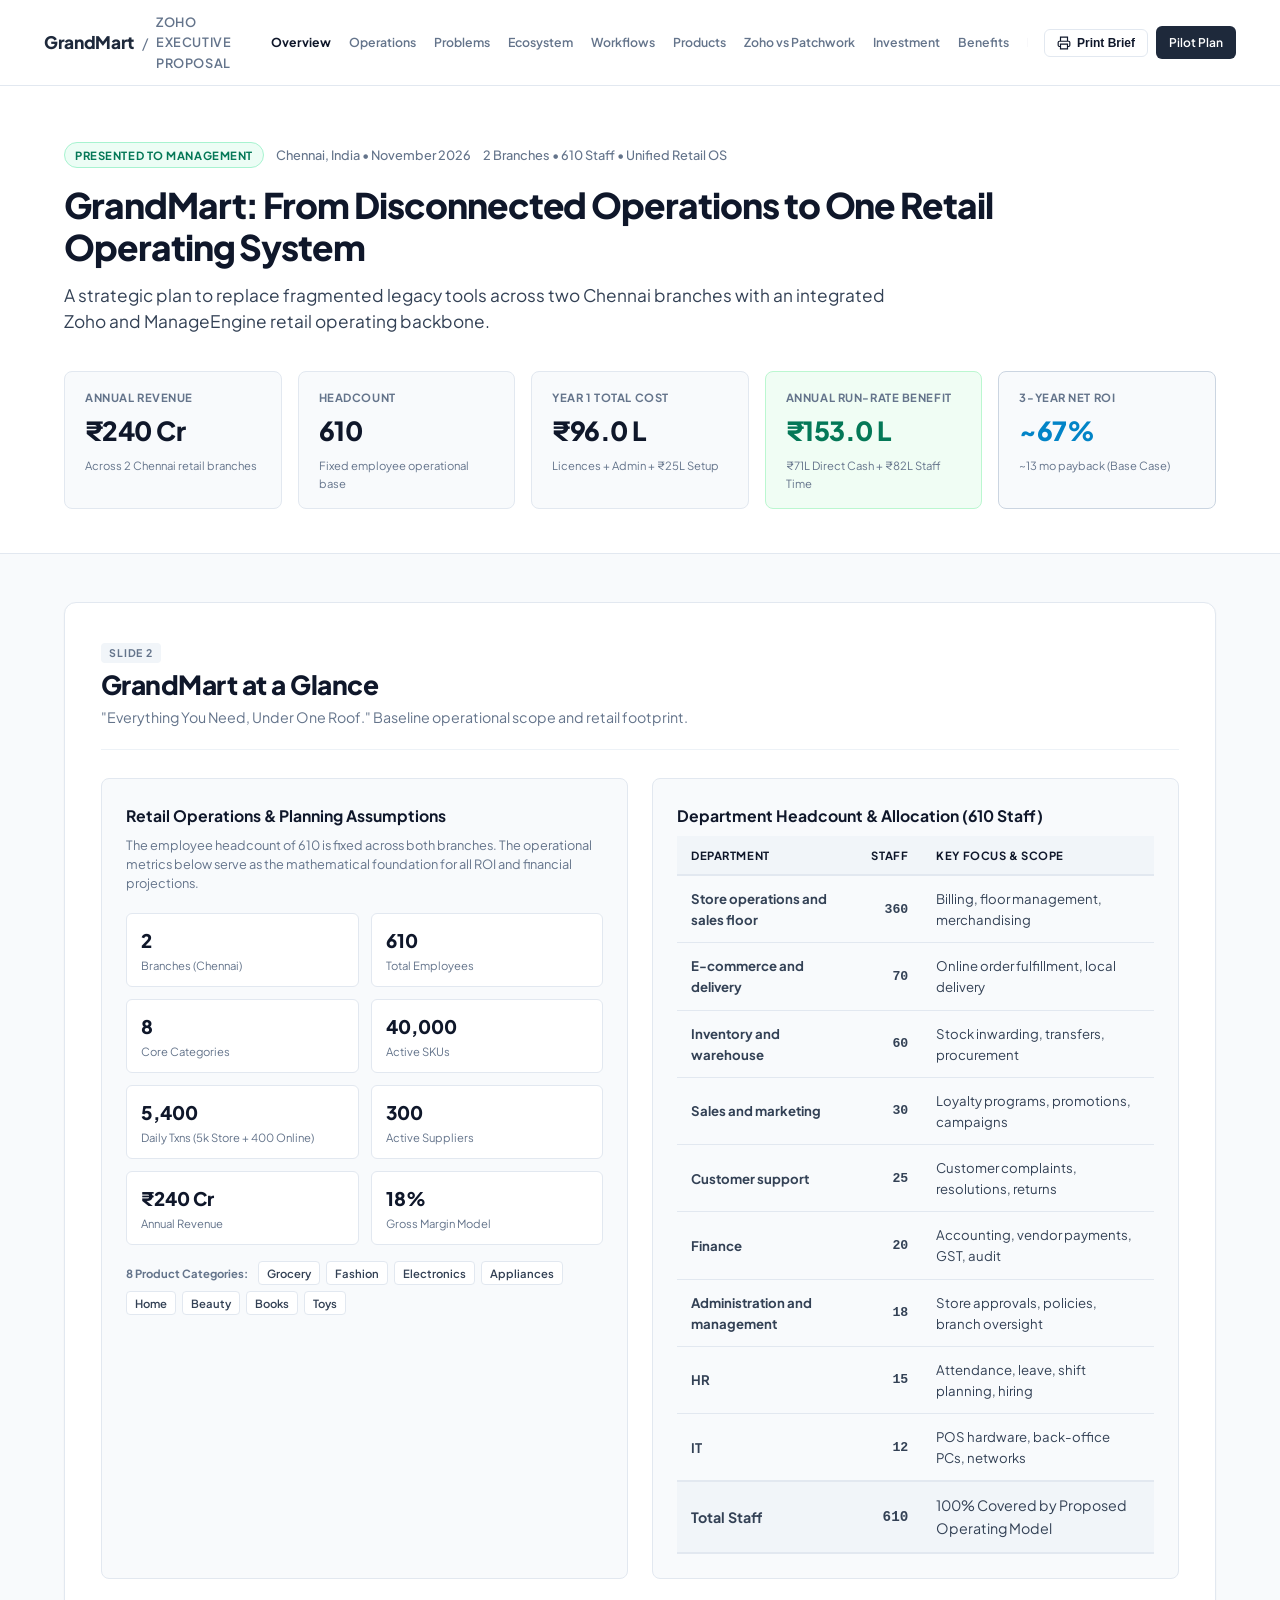
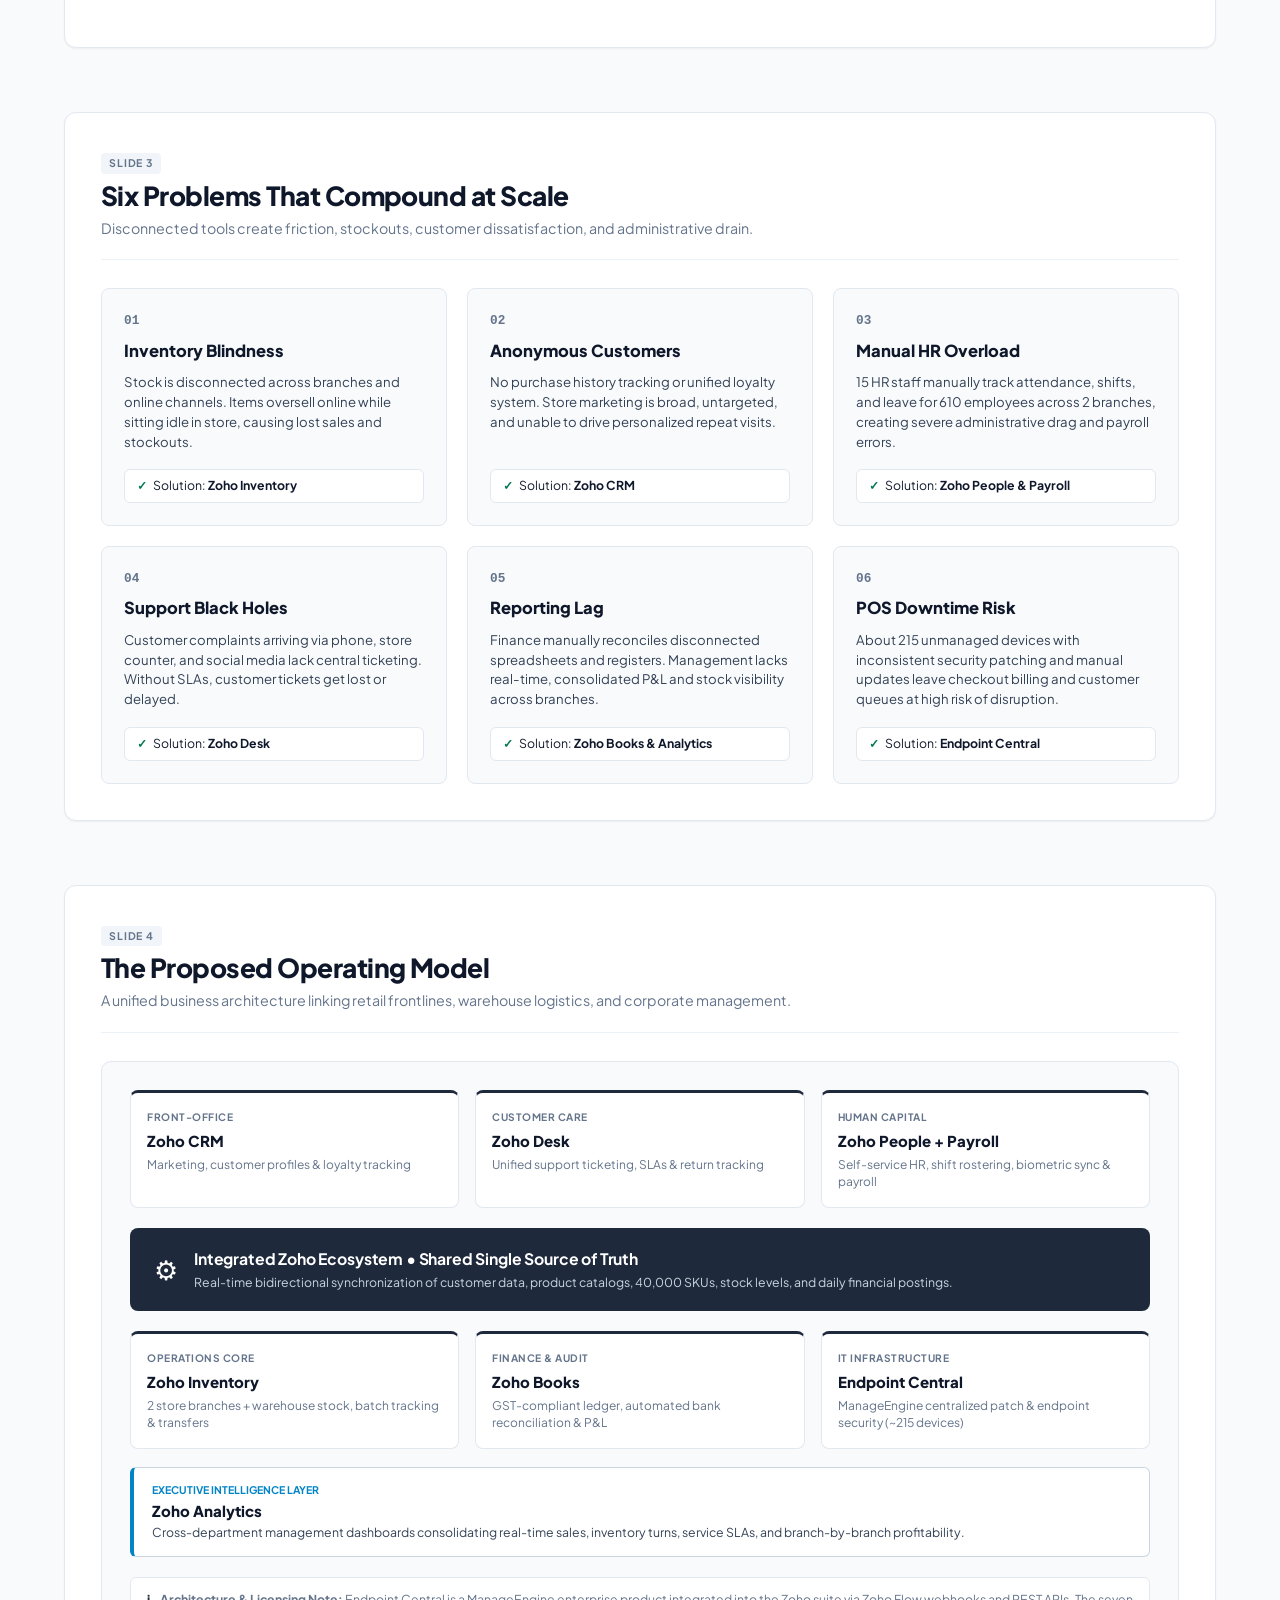
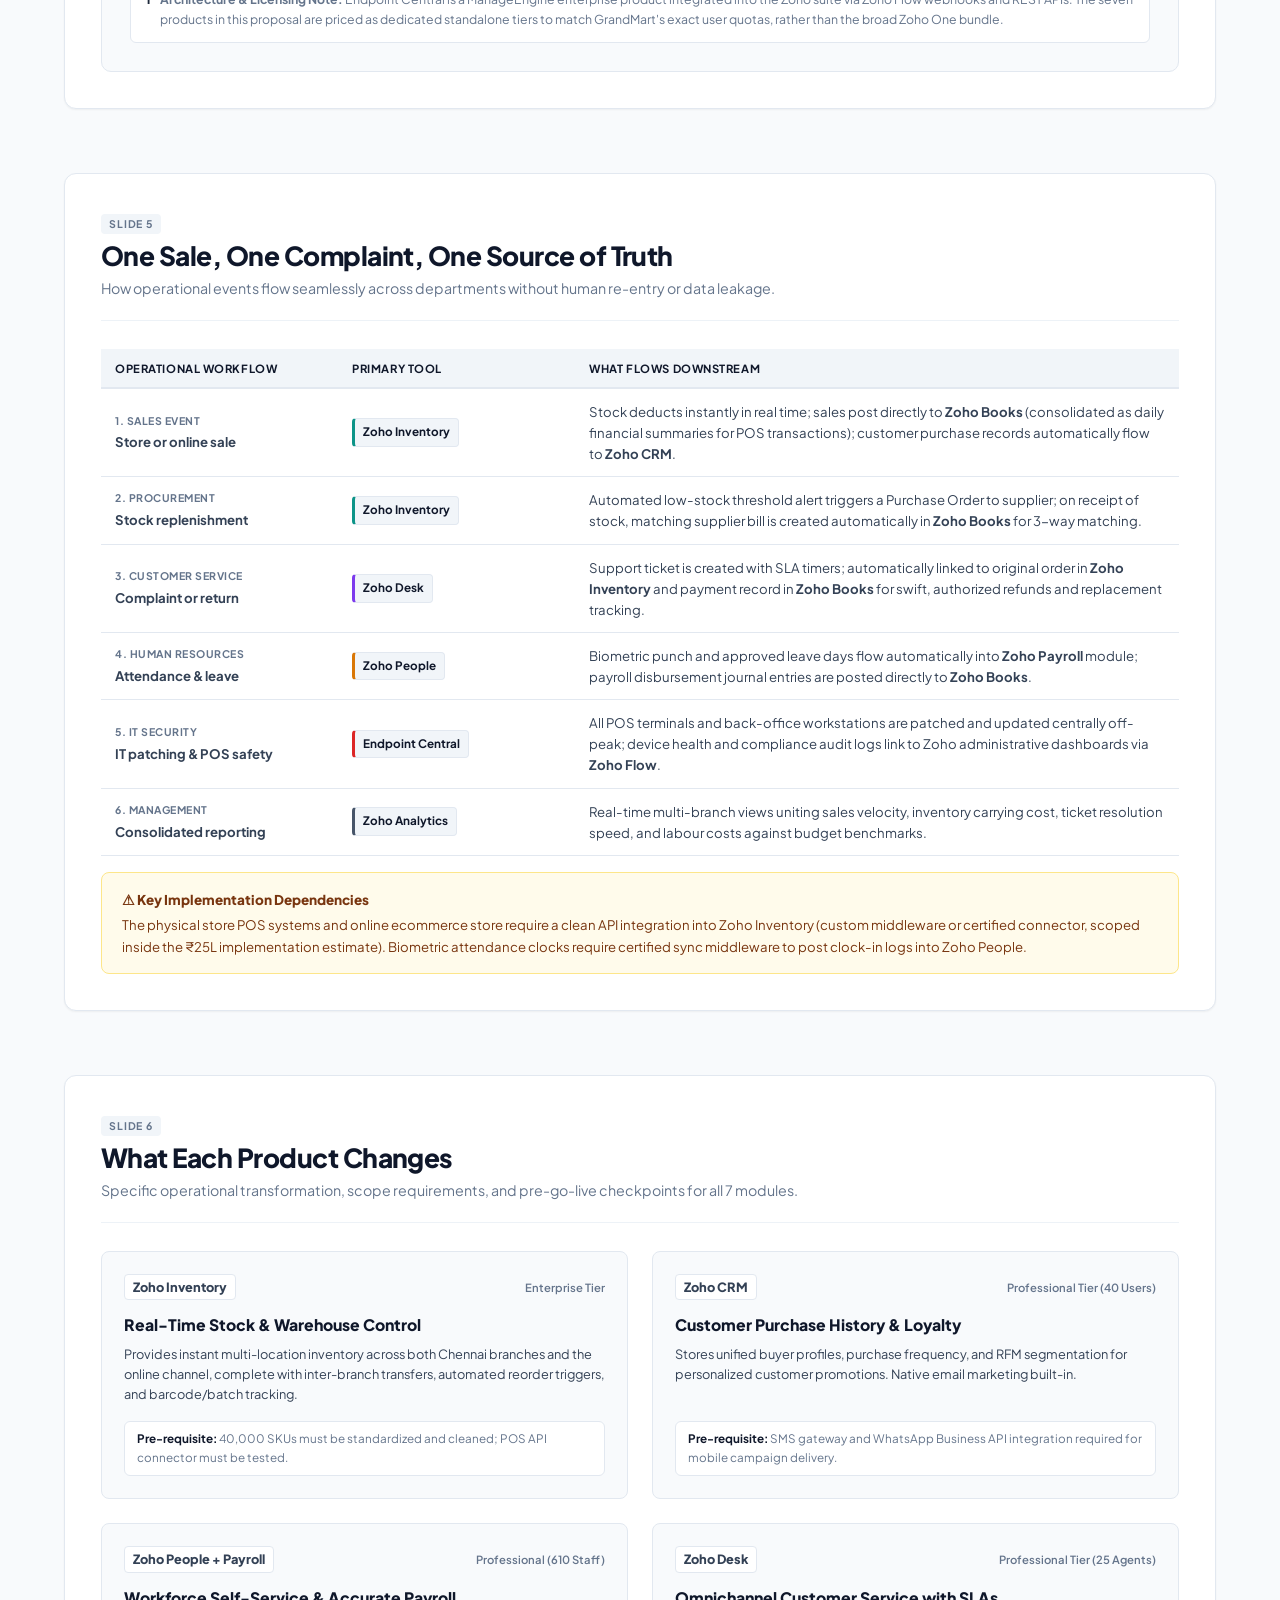
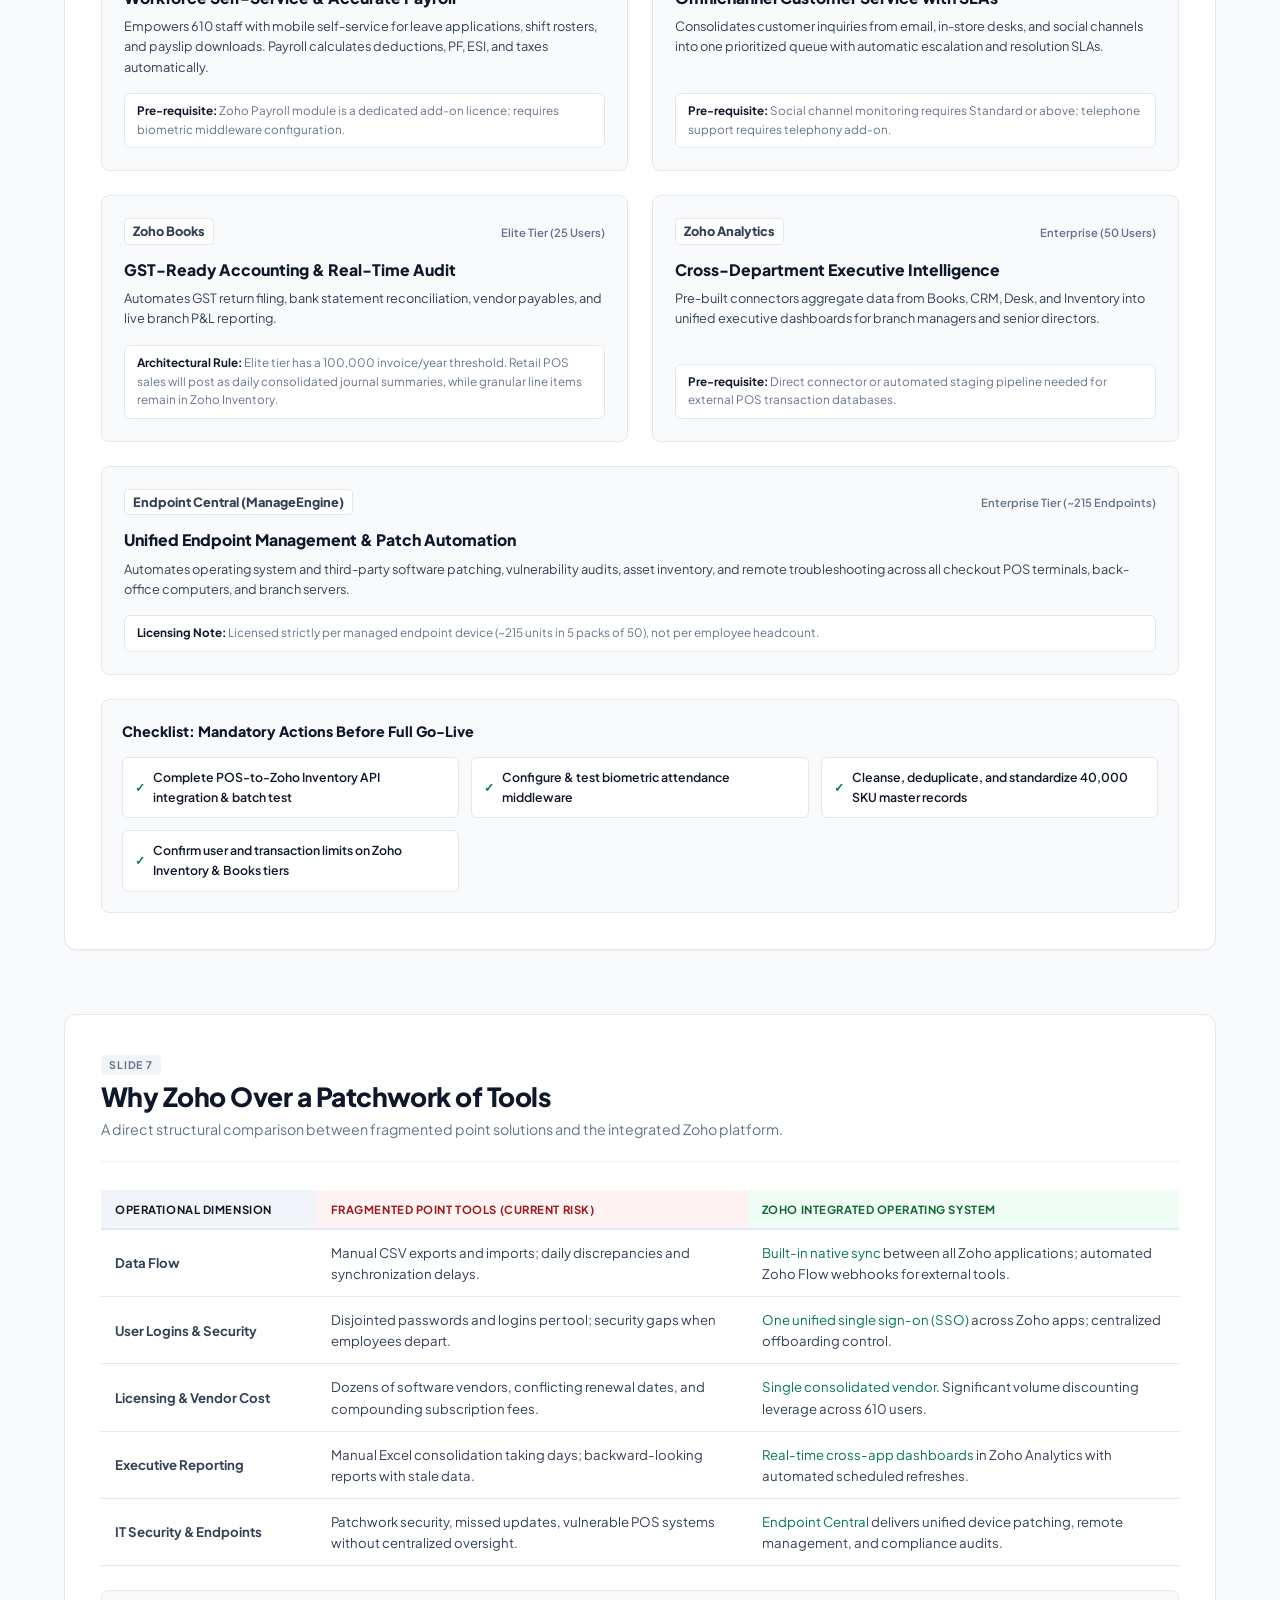
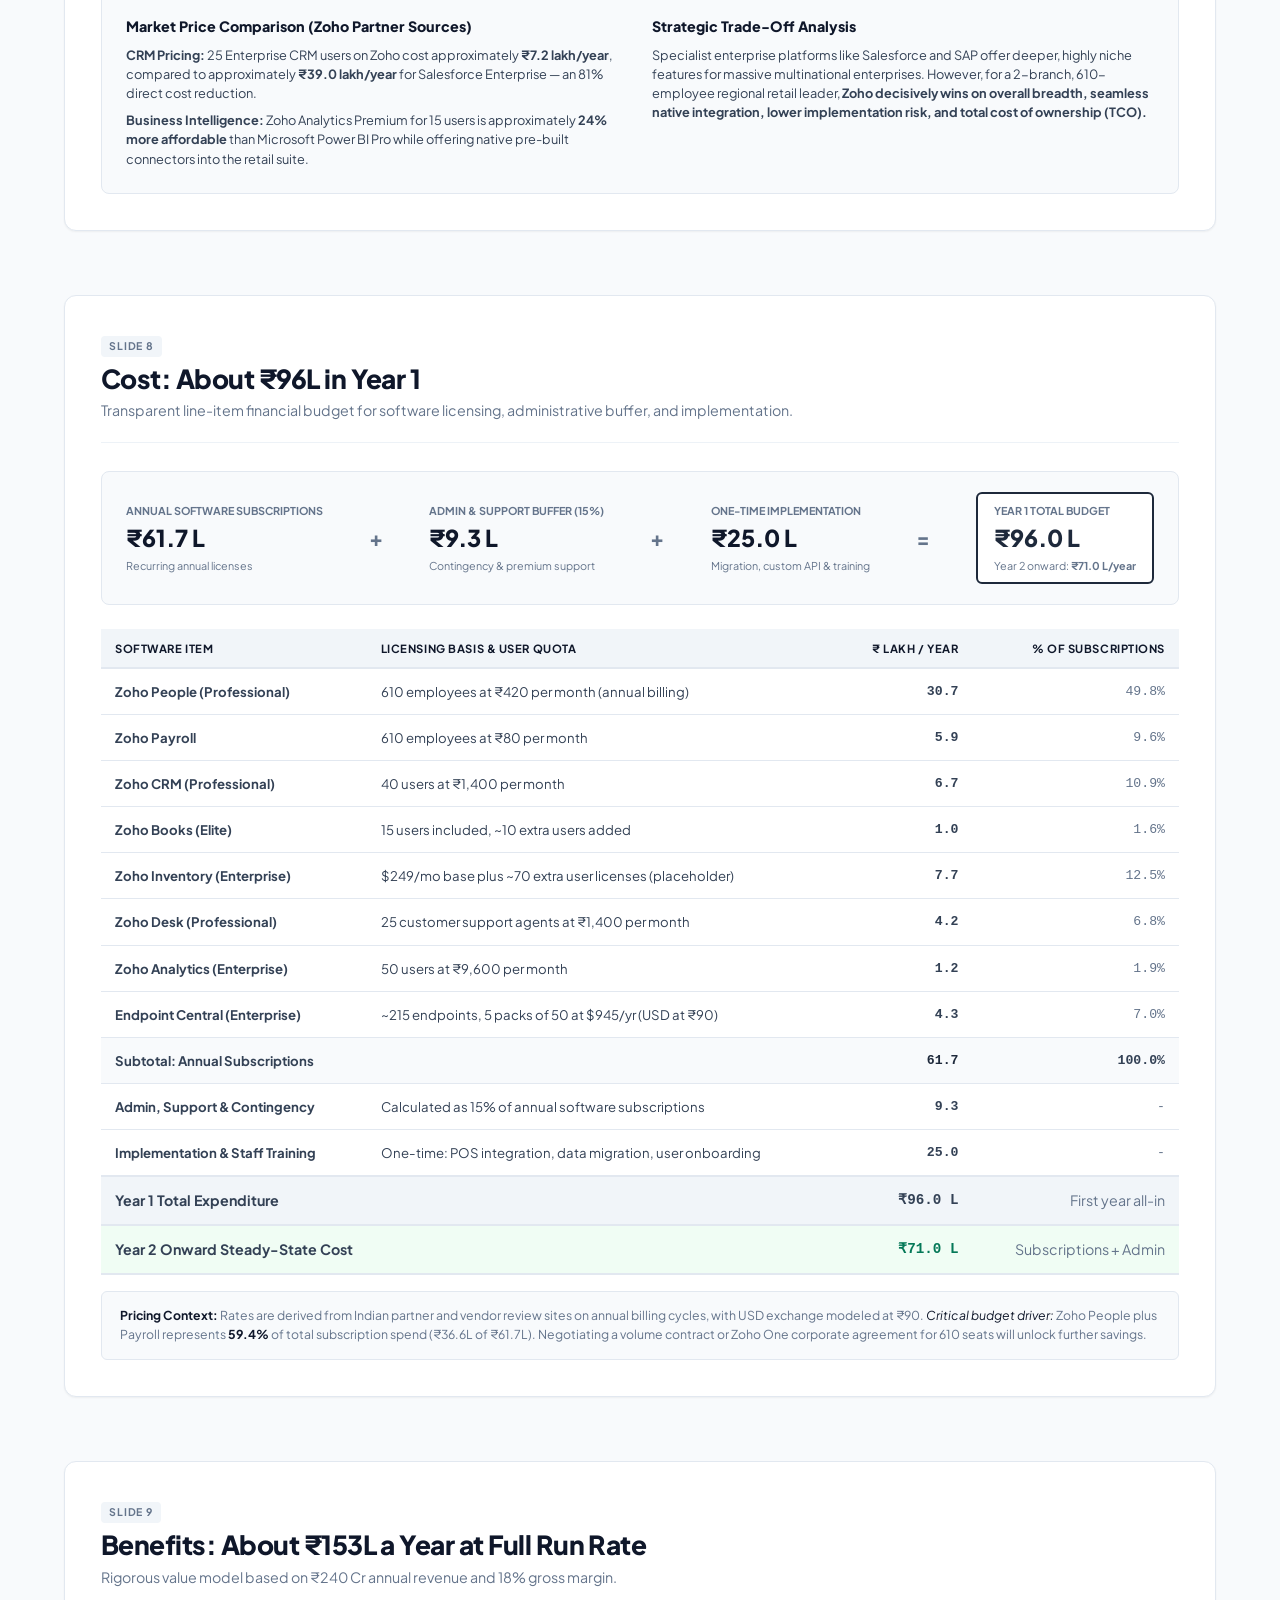
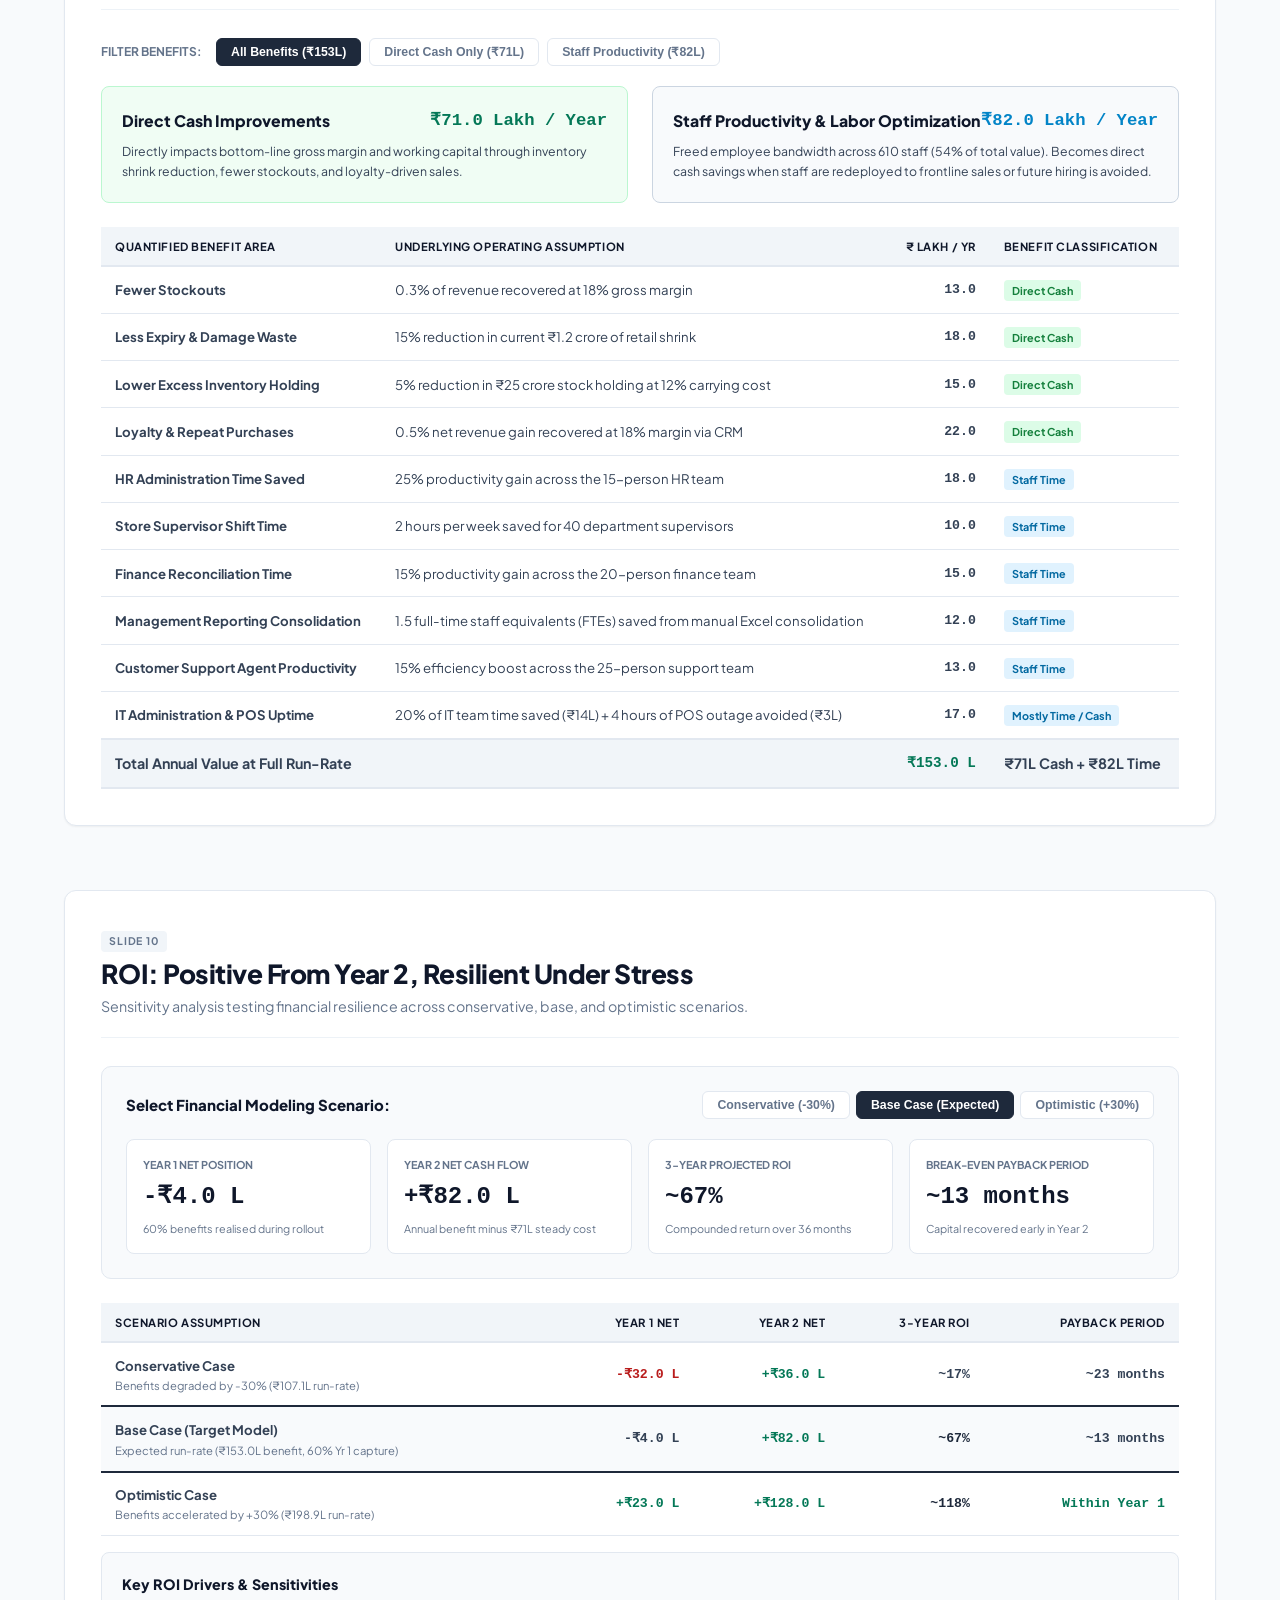
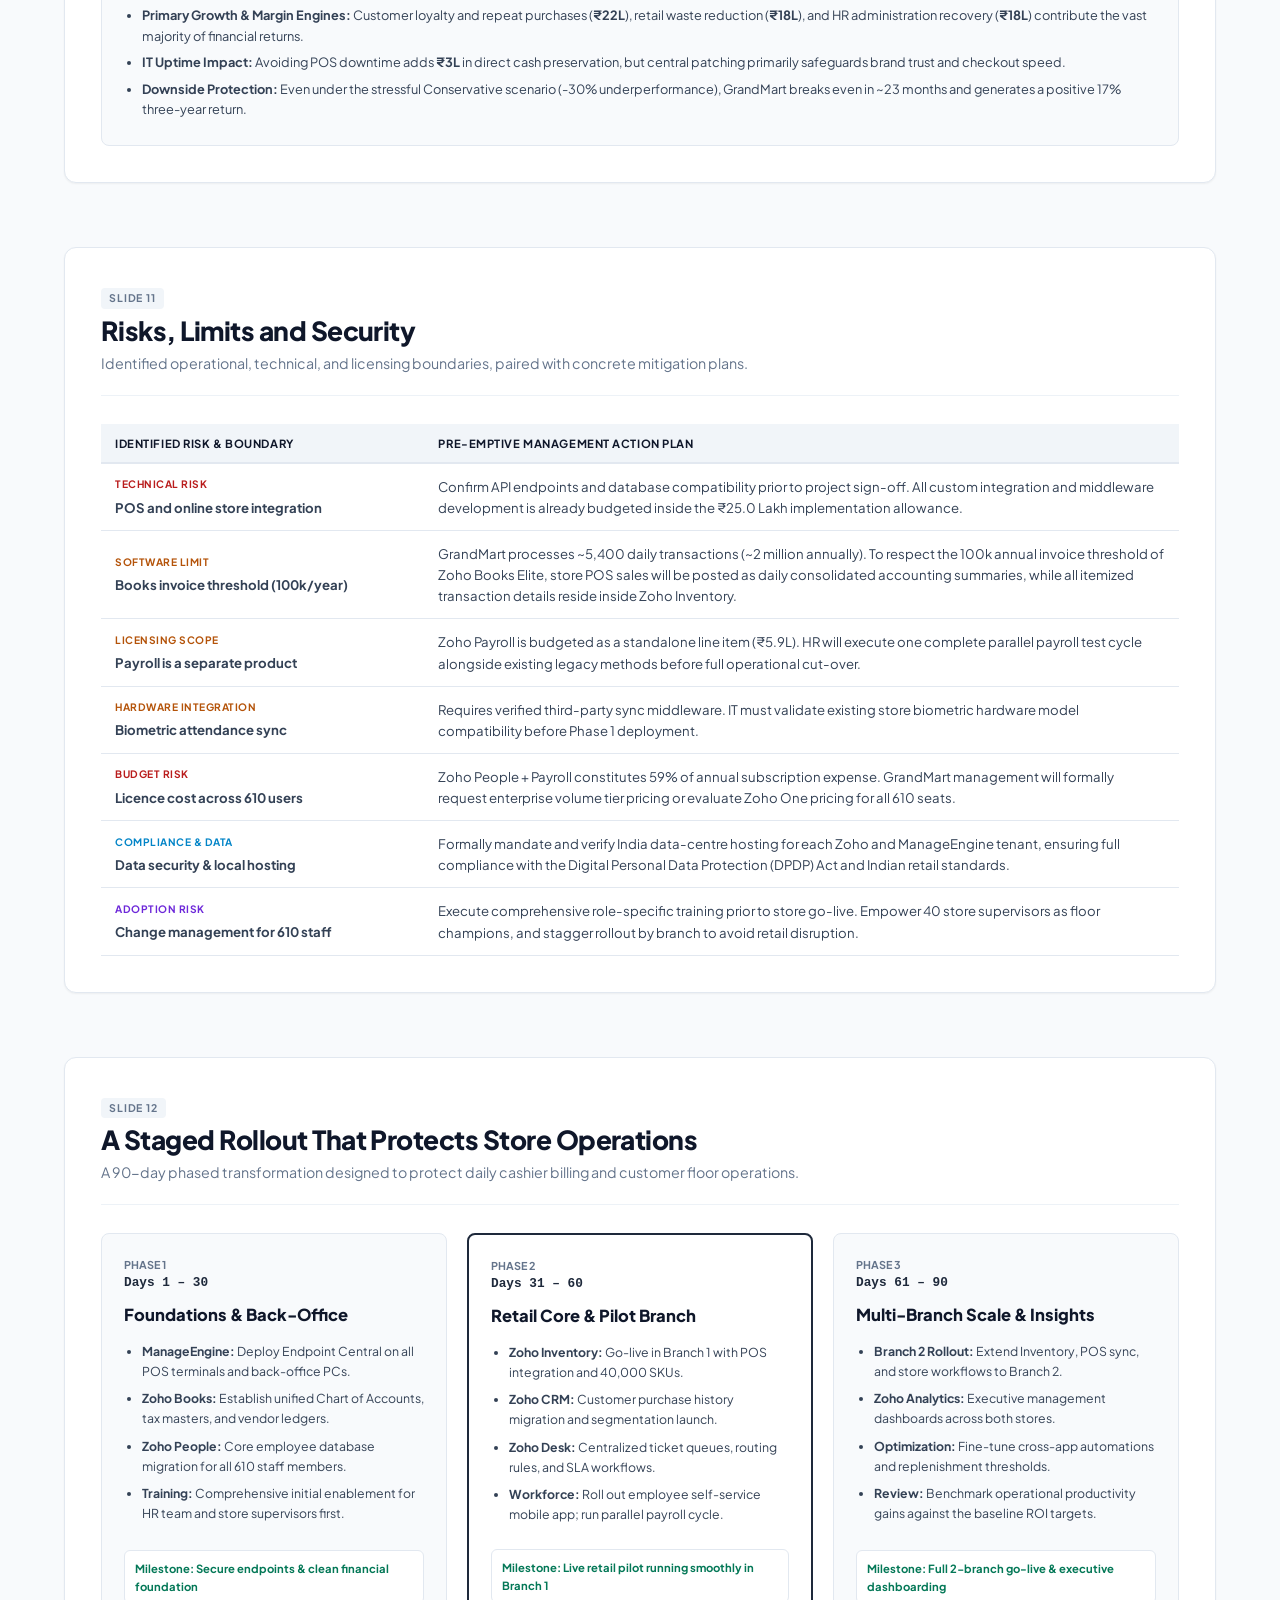
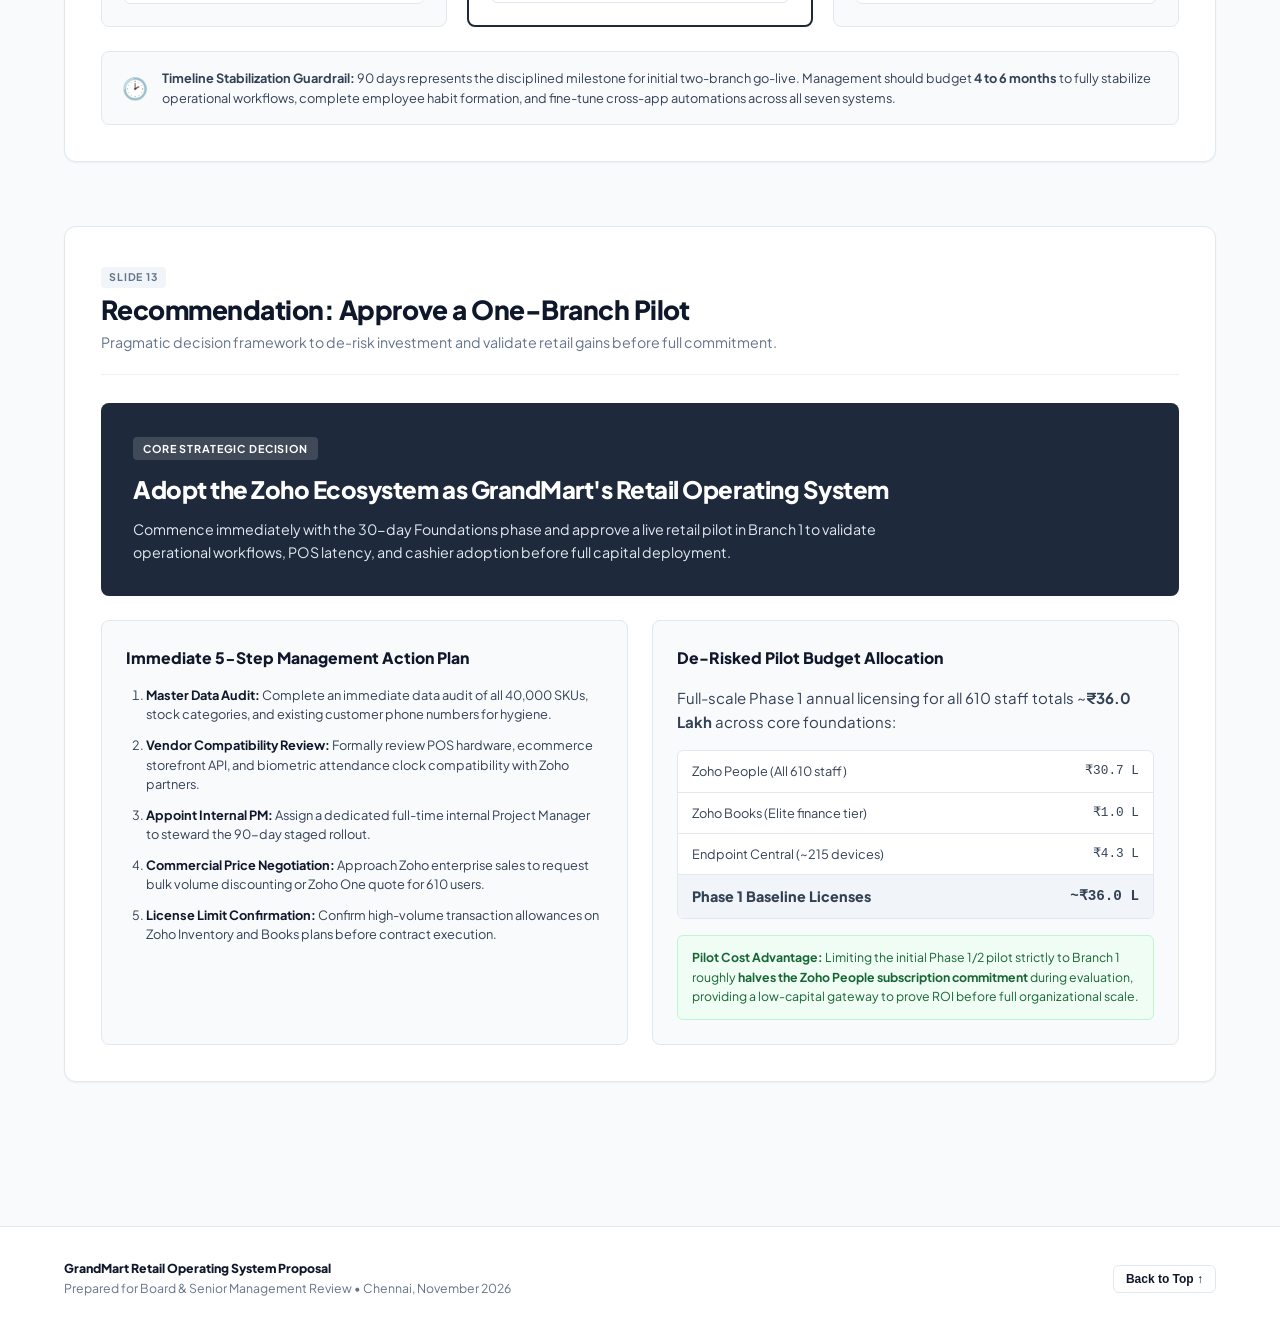
<file: index.html>
<!DOCTYPE html>
<html lang="en">
<head>
  <meta charset="UTF-8">
  <meta name="viewport" content="width=device-width, initial-scale=1.0">
  <title>GrandMart Retail Operating System | Zoho Proposal</title>
  <link rel="preconnect" href="https://fonts.googleapis.com">
  <link rel="preconnect" href="https://fonts.gstatic.com" crossorigin>
  <link href="https://fonts.googleapis.com/css2?family=Plus+Jakarta+Sans:wght@400;500;600;700;800&family=Space+Grotesk:wght@500;700&display=swap" rel="stylesheet">
  <link rel="stylesheet" href="style.css">
</head>
<body>

  <!-- Top Navigation Bar -->
  <header class="site-header">
    <div class="nav-container">
      <div class="brand-badge">
        <span class="brand-logo-text">GrandMart</span>
        <span class="brand-divider">/</span>
        <span class="brand-sub">Zoho Executive Proposal</span>
      </div>

      <nav class="nav-links" id="navLinks">
        <a href="#overview">Overview</a>
        <a href="#scale">Operations</a>
        <a href="#challenges">Problems</a>
        <a href="#architecture">Ecosystem</a>
        <a href="#workflows">Workflows</a>
        <a href="#products">Products</a>
        <a href="#comparison">Zoho vs Patchwork</a>
        <a href="#costs">Investment</a>
        <a href="#benefits">Benefits</a>
        <a href="#roi">ROI & Scenarios</a>
        <a href="#risks">Risks & Security</a>
        <a href="#rollout">Rollout</a>
        <a href="#recommendations">Next Steps</a>
      </nav>

      <div class="header-actions">
        <button class="btn btn-secondary btn-sm" onclick="window.print()">
          <svg width="14" height="14" viewBox="0 0 24 24" fill="none" stroke="currentColor" stroke-width="2"><path d="M6 9V2h12v7M6 18H4a2 2 0 01-2-2v-5a2 2 0 012-2h16a2 2 0 012 2v5a2 2 0 01-2 2h-2"/><path d="M6 14h12v8H6z"/></svg>
          Print Brief
        </button>
        <a href="#recommendations" class="btn btn-primary btn-sm">Pilot Plan</a>
      </div>
    </div>
  </header>

  <!-- Hero / Executive Brief -->
  <section class="hero-section" id="overview">
    <div class="container">
      <div class="meta-tag-row">
        <span class="status-pill status-ready">Presented to Management</span>
        <span class="meta-date">Chennai, India &bull; November 2026</span>
        <span class="meta-scope">2 Branches &bull; 610 Staff &bull; Unified Retail OS</span>
      </div>

      <h1 class="hero-title">GrandMart: From Disconnected Operations to One Retail Operating System</h1>
      <p class="hero-subtitle">
        A strategic plan to replace fragmented legacy tools across two Chennai branches with an integrated 
        Zoho and ManageEngine retail operating backbone.
      </p>

      <!-- Key KPI Grid -->
      <div class="kpi-strip">
        <div class="kpi-card">
          <div class="kpi-label">Annual Revenue</div>
          <div class="kpi-value">₹240 Cr</div>
          <div class="kpi-sub">Across 2 Chennai retail branches</div>
        </div>
        <div class="kpi-card">
          <div class="kpi-label">Headcount</div>
          <div class="kpi-value">610</div>
          <div class="kpi-sub">Fixed employee operational base</div>
        </div>
        <div class="kpi-card">
          <div class="kpi-label">Year 1 Total Cost</div>
          <div class="kpi-value">₹96.0 L</div>
          <div class="kpi-sub">Licences + Admin + ₹25L Setup</div>
        </div>
        <div class="kpi-card highlight-benefit">
          <div class="kpi-label">Annual Run-Rate Benefit</div>
          <div class="kpi-value">₹153.0 L</div>
          <div class="kpi-sub">₹71L Direct Cash + ₹82L Staff Time</div>
        </div>
        <div class="kpi-card highlight-roi">
          <div class="kpi-label">3-Year Net ROI</div>
          <div class="kpi-value">~67%</div>
          <div class="kpi-sub">~13 mo payback (Base Case)</div>
        </div>
      </div>
    </div>
  </section>

  <main class="main-content">
    <div class="container">

      <!-- Section: GrandMart At A Glance -->
      <section class="content-block" id="scale">
        <div class="section-header">
          <div class="section-badge">Slide 2</div>
          <h2 class="section-title">GrandMart at a Glance</h2>
          <p class="section-lead">"Everything You Need, Under One Roof." Baseline operational scope and retail footprint.</p>
        </div>

        <div class="grid-2col mb-8">
          <!-- Retail Profile Card -->
          <div class="data-panel">
            <h3 class="panel-heading">Retail Operations & Planning Assumptions</h3>
            <p class="panel-desc">
              The employee headcount of 610 is fixed across both branches. The operational metrics below 
              serve as the mathematical foundation for all ROI and financial projections.
            </p>
            <div class="metric-tags-list">
              <div class="metric-item">
                <span class="m-val">2</span>
                <span class="m-lbl">Branches (Chennai)</span>
              </div>
              <div class="metric-item">
                <span class="m-val">610</span>
                <span class="m-lbl">Total Employees</span>
              </div>
              <div class="metric-item">
                <span class="m-val">8</span>
                <span class="m-lbl">Core Categories</span>
              </div>
              <div class="metric-item">
                <span class="m-val">40,000</span>
                <span class="m-lbl">Active SKUs</span>
              </div>
              <div class="metric-item">
                <span class="m-val">5,400</span>
                <span class="m-lbl">Daily Txns (5k Store + 400 Online)</span>
              </div>
              <div class="metric-item">
                <span class="m-val">300</span>
                <span class="m-lbl">Active Suppliers</span>
              </div>
              <div class="metric-item">
                <span class="m-val">₹240 Cr</span>
                <span class="m-lbl">Annual Revenue</span>
              </div>
              <div class="metric-item">
                <span class="m-val">18%</span>
                <span class="m-lbl">Gross Margin Model</span>
              </div>
            </div>

            <div class="category-pills mt-4">
              <span class="pill-title">8 Product Categories:</span>
              <span class="tag">Grocery</span>
              <span class="tag">Fashion</span>
              <span class="tag">Electronics</span>
              <span class="tag">Appliances</span>
              <span class="tag">Home</span>
              <span class="tag">Beauty</span>
              <span class="tag">Books</span>
              <span class="tag">Toys</span>
            </div>
          </div>

          <!-- Department Headcount Table -->
          <div class="data-panel">
            <h3 class="panel-heading">Department Headcount & Allocation (610 Staff)</h3>
            <div class="table-responsive">
              <table class="data-table">
                <thead>
                  <tr>
                    <th>Department</th>
                    <th class="text-right">Staff</th>
                    <th>Key Focus & Scope</th>
                  </tr>
                </thead>
                <tbody>
                  <tr>
                    <td><strong>Store operations and sales floor</strong></td>
                    <td class="text-right font-mono font-bold">360</td>
                    <td>Billing, floor management, merchandising</td>
                  </tr>
                  <tr>
                    <td><strong>E-commerce and delivery</strong></td>
                    <td class="text-right font-mono font-bold">70</td>
                    <td>Online order fulfillment, local delivery</td>
                  </tr>
                  <tr>
                    <td><strong>Inventory and warehouse</strong></td>
                    <td class="text-right font-mono font-bold">60</td>
                    <td>Stock inwarding, transfers, procurement</td>
                  </tr>
                  <tr>
                    <td><strong>Sales and marketing</strong></td>
                    <td class="text-right font-mono font-bold">30</td>
                    <td>Loyalty programs, promotions, campaigns</td>
                  </tr>
                  <tr>
                    <td><strong>Customer support</strong></td>
                    <td class="text-right font-mono font-bold">25</td>
                    <td>Customer complaints, resolutions, returns</td>
                  </tr>
                  <tr>
                    <td><strong>Finance</strong></td>
                    <td class="text-right font-mono font-bold">20</td>
                    <td>Accounting, vendor payments, GST, audit</td>
                  </tr>
                  <tr>
                    <td><strong>Administration and management</strong></td>
                    <td class="text-right font-mono font-bold">18</td>
                    <td>Store approvals, policies, branch oversight</td>
                  </tr>
                  <tr>
                    <td><strong>HR</strong></td>
                    <td class="text-right font-mono font-bold">15</td>
                    <td>Attendance, leave, shift planning, hiring</td>
                  </tr>
                  <tr>
                    <td><strong>IT</strong></td>
                    <td class="text-right font-mono font-bold">12</td>
                    <td>POS hardware, back-office PCs, networks</td>
                  </tr>
                </tbody>
                <tfoot>
                  <tr class="table-total-row">
                    <td><strong>Total Staff</strong></td>
                    <td class="text-right font-mono font-bold">610</td>
                    <td>100% Covered by Proposed Operating Model</td>
                  </tr>
                </tfoot>
              </table>
            </div>
          </div>
        </div>
      </section>

      <!-- Section: Six Problems That Compound at Scale -->
      <section class="content-block" id="challenges">
        <div class="section-header">
          <div class="section-badge">Slide 3</div>
          <h2 class="section-title">Six Problems That Compound at Scale</h2>
          <p class="section-lead">Disconnected tools create friction, stockouts, customer dissatisfaction, and administrative drain.</p>
        </div>

        <div class="grid-3col">
          <div class="problem-card">
            <div class="problem-num">01</div>
            <h4 class="problem-title">Inventory Blindness</h4>
            <p class="problem-desc">
              Stock is disconnected across branches and online channels. Items oversell online while sitting idle in store, causing lost sales and stockouts.
            </p>
            <div class="solution-tag">
              <span class="sol-icon">&#10003;</span> Solution: <strong>Zoho Inventory</strong>
            </div>
          </div>

          <div class="problem-card">
            <div class="problem-num">02</div>
            <h4 class="problem-title">Anonymous Customers</h4>
            <p class="problem-desc">
              No purchase history tracking or unified loyalty system. Store marketing is broad, untargeted, and unable to drive personalized repeat visits.
            </p>
            <div class="solution-tag">
              <span class="sol-icon">&#10003;</span> Solution: <strong>Zoho CRM</strong>
            </div>
          </div>

          <div class="problem-card">
            <div class="problem-num">03</div>
            <h4 class="problem-title">Manual HR Overload</h4>
            <p class="problem-desc">
              15 HR staff manually track attendance, shifts, and leave for 610 employees across 2 branches, creating severe administrative drag and payroll errors.
            </p>
            <div class="solution-tag">
              <span class="sol-icon">&#10003;</span> Solution: <strong>Zoho People &amp; Payroll</strong>
            </div>
          </div>

          <div class="problem-card">
            <div class="problem-num">04</div>
            <h4 class="problem-title">Support Black Holes</h4>
            <p class="problem-desc">
              Customer complaints arriving via phone, store counter, and social media lack central ticketing. Without SLAs, customer tickets get lost or delayed.
            </p>
            <div class="solution-tag">
              <span class="sol-icon">&#10003;</span> Solution: <strong>Zoho Desk</strong>
            </div>
          </div>

          <div class="problem-card">
            <div class="problem-num">05</div>
            <h4 class="problem-title">Reporting Lag</h4>
            <p class="problem-desc">
              Finance manually reconciles disconnected spreadsheets and registers. Management lacks real-time, consolidated P&amp;L and stock visibility across branches.
            </p>
            <div class="solution-tag">
              <span class="sol-icon">&#10003;</span> Solution: <strong>Zoho Books &amp; Analytics</strong>
            </div>
          </div>

          <div class="problem-card">
            <div class="problem-num">06</div>
            <h4 class="problem-title">POS Downtime Risk</h4>
            <p class="problem-desc">
              About 215 unmanaged devices with inconsistent security patching and manual updates leave checkout billing and customer queues at high risk of disruption.
            </p>
            <div class="solution-tag">
              <span class="sol-icon">&#10003;</span> Solution: <strong>Endpoint Central</strong>
            </div>
          </div>
        </div>
      </section>

      <!-- Section: The Proposed Operating Model -->
      <section class="content-block" id="architecture">
        <div class="section-header">
          <div class="section-badge">Slide 4</div>
          <h2 class="section-title">The Proposed Operating Model</h2>
          <p class="section-lead">A unified business architecture linking retail frontlines, warehouse logistics, and corporate management.</p>
        </div>

        <div class="architecture-box">
          <div class="arch-top-layer">
            <div class="arch-card arch-crm">
              <div class="arch-tag">Front-Office</div>
              <h4>Zoho CRM</h4>
              <p>Marketing, customer profiles &amp; loyalty tracking</p>
            </div>
            <div class="arch-card arch-desk">
              <div class="arch-tag">Customer Care</div>
              <h4>Zoho Desk</h4>
              <p>Unified support ticketing, SLAs &amp; return tracking</p>
            </div>
            <div class="arch-card arch-people">
              <div class="arch-tag">Human Capital</div>
              <h4>Zoho People + Payroll</h4>
              <p>Self-service HR, shift rostering, biometric sync &amp; payroll</p>
            </div>
          </div>

          <div class="arch-core-hub">
            <div class="hub-icon">&#9881;</div>
            <div class="hub-content">
              <h3>Integrated Zoho Ecosystem &bull; Shared Single Source of Truth</h3>
              <p>Real-time bidirectional synchronization of customer data, product catalogs, 40,000 SKUs, stock levels, and daily financial postings.</p>
            </div>
          </div>

          <div class="arch-bottom-layer">
            <div class="arch-card arch-inv">
              <div class="arch-tag">Operations Core</div>
              <h4>Zoho Inventory</h4>
              <p>2 store branches + warehouse stock, batch tracking &amp; transfers</p>
            </div>
            <div class="arch-card arch-books">
              <div class="arch-tag">Finance &amp; Audit</div>
              <h4>Zoho Books</h4>
              <p>GST-compliant ledger, automated bank reconciliation &amp; P&amp;L</p>
            </div>
            <div class="arch-card arch-me">
              <div class="arch-tag">IT Infrastructure</div>
              <h4>Endpoint Central</h4>
              <p>ManageEngine centralized patch &amp; endpoint security (~215 devices)</p>
            </div>
          </div>

          <div class="arch-insight-banner">
            <div class="insight-label">Executive Intelligence Layer</div>
            <div class="insight-title">Zoho Analytics</div>
            <div class="insight-desc">
              Cross-department management dashboards consolidating real-time sales, inventory turns, service SLAs, 
              and branch-by-branch profitability.
            </div>
          </div>

          <div class="arch-architecture-note">
            <div class="note-bullet">i</div>
            <div>
              <strong>Architecture &amp; Licensing Note:</strong> Endpoint Central is a ManageEngine enterprise product 
              integrated into the Zoho suite via Zoho Flow webhooks and REST APIs. The seven products in this proposal are 
              priced as dedicated standalone tiers to match GrandMart's exact user quotas, rather than the broad Zoho One bundle.
            </div>
          </div>
        </div>
      </section>

      <!-- Section: Workflows: One Sale, One Complaint, One Source of Truth -->
      <section class="content-block" id="workflows">
        <div class="section-header">
          <div class="section-badge">Slide 5</div>
          <h2 class="section-title">One Sale, One Complaint, One Source of Truth</h2>
          <p class="section-lead">How operational events flow seamlessly across departments without human re-entry or data leakage.</p>
        </div>

        <div class="workflow-table-wrap">
          <table class="data-table">
            <thead>
              <tr>
                <th style="width: 22%;">Operational Workflow</th>
                <th style="width: 22%;">Primary Tool</th>
                <th>What Flows Downstream</th>
              </tr>
            </thead>
            <tbody>
              <tr>
                <td>
                  <span class="workflow-badge">1. Sales Event</span>
                  <strong>Store or online sale</strong>
                </td>
                <td><span class="badge-app app-inv">Zoho Inventory</span></td>
                <td>
                  Stock deducts instantly in real time; sales post directly to <strong>Zoho Books</strong> (consolidated as daily financial summaries for POS transactions); customer purchase records automatically flow to <strong>Zoho CRM</strong>.
                </td>
              </tr>
              <tr>
                <td>
                  <span class="workflow-badge">2. Procurement</span>
                  <strong>Stock replenishment</strong>
                </td>
                <td><span class="badge-app app-inv">Zoho Inventory</span></td>
                <td>
                  Automated low-stock threshold alert triggers a Purchase Order to supplier; on receipt of stock, matching supplier bill is created automatically in <strong>Zoho Books</strong> for 3-way matching.
                </td>
              </tr>
              <tr>
                <td>
                  <span class="workflow-badge">3. Customer Service</span>
                  <strong>Complaint or return</strong>
                </td>
                <td><span class="badge-app app-desk">Zoho Desk</span></td>
                <td>
                  Support ticket is created with SLA timers; automatically linked to original order in <strong>Zoho Inventory</strong> and payment record in <strong>Zoho Books</strong> for swift, authorized refunds and replacement tracking.
                </td>
              </tr>
              <tr>
                <td>
                  <span class="workflow-badge">4. Human Resources</span>
                  <strong>Attendance &amp; leave</strong>
                </td>
                <td><span class="badge-app app-people">Zoho People</span></td>
                <td>
                  Biometric punch and approved leave days flow automatically into <strong>Zoho Payroll</strong> module; payroll disbursement journal entries are posted directly to <strong>Zoho Books</strong>.
                </td>
              </tr>
              <tr>
                <td>
                  <span class="workflow-badge">5. IT Security</span>
                  <strong>IT patching &amp; POS safety</strong>
                </td>
                <td><span class="badge-app app-me">Endpoint Central</span></td>
                <td>
                  All POS terminals and back-office workstations are patched and updated centrally off-peak; device health and compliance audit logs link to Zoho administrative dashboards via <strong>Zoho Flow</strong>.
                </td>
              </tr>
              <tr>
                <td>
                  <span class="workflow-badge">6. Management</span>
                  <strong>Consolidated reporting</strong>
                </td>
                <td><span class="badge-app app-analytics">Zoho Analytics</span></td>
                <td>
                  Real-time multi-branch views uniting sales velocity, inventory carrying cost, ticket resolution speed, and labour costs against budget benchmarks.
                </td>
              </tr>
            </tbody>
          </table>
        </div>

        <div class="callout-box mt-4">
          <div class="callout-title">&#9888; Key Implementation Dependencies</div>
          <p>
            The physical store POS systems and online ecommerce store require a clean API integration into Zoho Inventory 
            (custom middleware or certified connector, scoped inside the ₹25L implementation estimate). Biometric attendance 
            clocks require certified sync middleware to post clock-in logs into Zoho People.
          </p>
        </div>
      </section>

      <!-- Section: What Each Product Changes -->
      <section class="content-block" id="products">
        <div class="section-header">
          <div class="section-badge">Slide 6</div>
          <h2 class="section-title">What Each Product Changes</h2>
          <p class="section-lead">Specific operational transformation, scope requirements, and pre-go-live checkpoints for all 7 modules.</p>
        </div>

        <div class="grid-2col">
          <div class="product-detail-card">
            <div class="card-head">
              <span class="app-chip app-inv">Zoho Inventory</span>
              <span class="scope-chip">Enterprise Tier</span>
            </div>
            <h4>Real-Time Stock &amp; Warehouse Control</h4>
            <p>
              Provides instant multi-location inventory across both Chennai branches and the online channel, complete with inter-branch transfers, automated reorder triggers, and barcode/batch tracking.
            </p>
            <div class="req-box">
              <strong>Pre-requisite:</strong> 40,000 SKUs must be standardized and cleaned; POS API connector must be tested.
            </div>
          </div>

          <div class="product-detail-card">
            <div class="card-head">
              <span class="app-chip app-crm">Zoho CRM</span>
              <span class="scope-chip">Professional Tier (40 Users)</span>
            </div>
            <h4>Customer Purchase History &amp; Loyalty</h4>
            <p>
              Stores unified buyer profiles, purchase frequency, and RFM segmentation for personalized customer promotions. Native email marketing built-in.
            </p>
            <div class="req-box">
              <strong>Pre-requisite:</strong> SMS gateway and WhatsApp Business API integration required for mobile campaign delivery.
            </div>
          </div>

          <div class="product-detail-card">
            <div class="card-head">
              <span class="app-chip app-people">Zoho People + Payroll</span>
              <span class="scope-chip">Professional (610 Staff)</span>
            </div>
            <h4>Workforce Self-Service &amp; Accurate Payroll</h4>
            <p>
              Empowers 610 staff with mobile self-service for leave applications, shift rosters, and payslip downloads. Payroll calculates deductions, PF, ESI, and taxes automatically.
            </p>
            <div class="req-box">
              <strong>Pre-requisite:</strong> Zoho Payroll module is a dedicated add-on licence; requires biometric middleware configuration.
            </div>
          </div>

          <div class="product-detail-card">
            <div class="card-head">
              <span class="app-chip app-desk">Zoho Desk</span>
              <span class="scope-chip">Professional Tier (25 Agents)</span>
            </div>
            <h4>Omnichannel Customer Service with SLAs</h4>
            <p>
              Consolidates customer inquiries from email, in-store desks, and social channels into one prioritized queue with automatic escalation and resolution SLAs.
            </p>
            <div class="req-box">
              <strong>Pre-requisite:</strong> Social channel monitoring requires Standard or above; telephone support requires telephony add-on.
            </div>
          </div>

          <div class="product-detail-card">
            <div class="card-head">
              <span class="app-chip app-books">Zoho Books</span>
              <span class="scope-chip">Elite Tier (25 Users)</span>
            </div>
            <h4>GST-Ready Accounting &amp; Real-Time Audit</h4>
            <p>
              Automates GST return filing, bank statement reconciliation, vendor payables, and live branch P&amp;L reporting.
            </p>
            <div class="req-box">
              <strong>Architectural Rule:</strong> Elite tier has a 100,000 invoice/year threshold. Retail POS sales will post as daily consolidated journal summaries, while granular line items remain in Zoho Inventory.
            </div>
          </div>

          <div class="product-detail-card">
            <div class="card-head">
              <span class="app-chip app-analytics">Zoho Analytics</span>
              <span class="scope-chip">Enterprise (50 Users)</span>
            </div>
            <h4>Cross-Department Executive Intelligence</h4>
            <p>
              Pre-built connectors aggregate data from Books, CRM, Desk, and Inventory into unified executive dashboards for branch managers and senior directors.
            </p>
            <div class="req-box">
              <strong>Pre-requisite:</strong> Direct connector or automated staging pipeline needed for external POS transaction databases.
            </div>
          </div>

          <div class="product-detail-card full-width">
            <div class="card-head">
              <span class="app-chip app-me">Endpoint Central (ManageEngine)</span>
              <span class="scope-chip">Enterprise Tier (~215 Endpoints)</span>
            </div>
            <h4>Unified Endpoint Management &amp; Patch Automation</h4>
            <p>
              Automates operating system and third-party software patching, vulnerability audits, asset inventory, and remote troubleshooting across all checkout POS terminals, back-office computers, and branch servers.
            </p>
            <div class="req-box">
              <strong>Licensing Note:</strong> Licensed strictly per managed endpoint device (~215 units in 5 packs of 50), not per employee headcount.
            </div>
          </div>
        </div>

        <div class="checklist-panel mt-6">
          <h4 class="checklist-title">Checklist: Mandatory Actions Before Full Go-Live</h4>
          <div class="checklist-grid">
            <div class="check-item"><span class="chk">&#10003;</span> Complete POS-to-Zoho Inventory API integration &amp; batch test</div>
            <div class="check-item"><span class="chk">&#10003;</span> Configure &amp; test biometric attendance middleware</div>
            <div class="check-item"><span class="chk">&#10003;</span> Cleanse, deduplicate, and standardize 40,000 SKU master records</div>
            <div class="check-item"><span class="chk">&#10003;</span> Confirm user and transaction limits on Zoho Inventory &amp; Books tiers</div>
          </div>
        </div>
      </section>

      <!-- Section: Why Zoho Over a Patchwork of Tools -->
      <section class="content-block" id="comparison">
        <div class="section-header">
          <div class="section-badge">Slide 7</div>
          <h2 class="section-title">Why Zoho Over a Patchwork of Tools</h2>
          <p class="section-lead">A direct structural comparison between fragmented point solutions and the integrated Zoho platform.</p>
        </div>

        <div class="comparison-table-wrap">
          <table class="data-table comp-table">
            <thead>
              <tr>
                <th style="width: 20%;">Operational Dimension</th>
                <th style="width: 40%;" class="danger-header">Fragmented Point Tools (Current Risk)</th>
                <th style="width: 40%;" class="success-header">Zoho Integrated Operating System</th>
              </tr>
            </thead>
            <tbody>
              <tr>
                <td><strong>Data Flow</strong></td>
                <td>Manual CSV exports and imports; daily discrepancies and synchronization delays.</td>
                <td><span class="text-success font-semibold">Built-in native sync</span> between all Zoho applications; automated Zoho Flow webhooks for external tools.</td>
              </tr>
              <tr>
                <td><strong>User Logins &amp; Security</strong></td>
                <td>Disjointed passwords and logins per tool; security gaps when employees depart.</td>
                <td><span class="text-success font-semibold">One unified single sign-on (SSO)</span> across Zoho apps; centralized offboarding control.</td>
              </tr>
              <tr>
                <td><strong>Licensing &amp; Vendor Cost</strong></td>
                <td>Dozens of software vendors, conflicting renewal dates, and compounding subscription fees.</td>
                <td><span class="text-success font-semibold">Single consolidated vendor</span>. Significant volume discounting leverage across 610 users.</td>
              </tr>
              <tr>
                <td><strong>Executive Reporting</strong></td>
                <td>Manual Excel consolidation taking days; backward-looking reports with stale data.</td>
                <td><span class="text-success font-semibold">Real-time cross-app dashboards</span> in Zoho Analytics with automated scheduled refreshes.</td>
              </tr>
              <tr>
                <td><strong>IT Security &amp; Endpoints</strong></td>
                <td>Patchwork security, missed updates, vulnerable POS systems without centralized oversight.</td>
                <td><span class="text-success font-semibold">Endpoint Central</span> delivers unified device patching, remote management, and compliance audits.</td>
              </tr>
            </tbody>
          </table>
        </div>

        <div class="quote-analysis-card mt-6">
          <div class="qa-grid">
            <div class="qa-col">
              <h5>Market Price Comparison (Zoho Partner Sources)</h5>
              <p>
                <strong>CRM Pricing:</strong> 25 Enterprise CRM users on Zoho cost approximately <strong>₹7.2 lakh/year</strong>, 
                compared to approximately <strong>₹39.0 lakh/year</strong> for Salesforce Enterprise — an 81% direct cost reduction.
              </p>
              <p class="mt-2">
                <strong>Business Intelligence:</strong> Zoho Analytics Premium for 15 users is approximately <strong>24% more affordable</strong> 
                than Microsoft Power BI Pro while offering native pre-built connectors into the retail suite.
              </p>
            </div>
            <div class="qa-col">
              <h5>Strategic Trade-Off Analysis</h5>
              <p>
                Specialist enterprise platforms like Salesforce and SAP offer deeper, highly niche features for massive multinational enterprises. 
                However, for a 2-branch, 610-employee regional retail leader, <strong>Zoho decisively wins on overall breadth, seamless native integration, 
                lower implementation risk, and total cost of ownership (TCO).</strong>
              </p>
            </div>
          </div>
        </div>
      </section>

      <!-- Section: Cost Breakdown -->
      <section class="content-block" id="costs">
        <div class="section-header">
          <div class="section-badge">Slide 8</div>
          <h2 class="section-title">Cost: About ₹96L in Year 1</h2>
          <p class="section-lead">Transparent line-item financial budget for software licensing, administrative buffer, and implementation.</p>
        </div>

        <div class="cost-summary-bar">
          <div class="cost-stat">
            <span class="cs-label">Annual Software Subscriptions</span>
            <span class="cs-val">₹61.7 L</span>
            <span class="cs-sub">Recurring annual licenses</span>
          </div>
          <div class="cost-plus">+</div>
          <div class="cost-stat">
            <span class="cs-label">Admin &amp; Support Buffer (15%)</span>
            <span class="cs-val">₹9.3 L</span>
            <span class="cs-sub">Contingency &amp; premium support</span>
          </div>
          <div class="cost-plus">+</div>
          <div class="cost-stat">
            <span class="cs-label">One-Time Implementation</span>
            <span class="cs-val">₹25.0 L</span>
            <span class="cs-sub">Migration, custom API &amp; training</span>
          </div>
          <div class="cost-equals">=</div>
          <div class="cost-stat highlight-yr1">
            <span class="cs-label">Year 1 Total Budget</span>
            <span class="cs-val">₹96.0 L</span>
            <span class="cs-sub">Year 2 onward: <strong>₹71.0 L/year</strong></span>
          </div>
        </div>

        <div class="table-responsive mt-6">
          <table class="data-table">
            <thead>
              <tr>
                <th>Software Item</th>
                <th>Licensing Basis &amp; User Quota</th>
                <th class="text-right">₹ Lakh / Year</th>
                <th class="text-right">% of Subscriptions</th>
              </tr>
            </thead>
            <tbody>
              <tr>
                <td><strong>Zoho People (Professional)</strong></td>
                <td>610 employees at ₹420 per month (annual billing)</td>
                <td class="text-right font-mono font-bold">30.7</td>
                <td class="text-right font-mono text-muted">49.8%</td>
              </tr>
              <tr>
                <td><strong>Zoho Payroll</strong></td>
                <td>610 employees at ₹80 per month</td>
                <td class="text-right font-mono font-bold">5.9</td>
                <td class="text-right font-mono text-muted">9.6%</td>
              </tr>
              <tr>
                <td><strong>Zoho CRM (Professional)</strong></td>
                <td>40 users at ₹1,400 per month</td>
                <td class="text-right font-mono font-bold">6.7</td>
                <td class="text-right font-mono text-muted">10.9%</td>
              </tr>
              <tr>
                <td><strong>Zoho Books (Elite)</strong></td>
                <td>15 users included, ~10 extra users added</td>
                <td class="text-right font-mono font-bold">1.0</td>
                <td class="text-right font-mono text-muted">1.6%</td>
              </tr>
              <tr>
                <td><strong>Zoho Inventory (Enterprise)</strong></td>
                <td>$249/mo base plus ~70 extra user licenses (placeholder)</td>
                <td class="text-right font-mono font-bold">7.7</td>
                <td class="text-right font-mono text-muted">12.5%</td>
              </tr>
              <tr>
                <td><strong>Zoho Desk (Professional)</strong></td>
                <td>25 customer support agents at ₹1,400 per month</td>
                <td class="text-right font-mono font-bold">4.2</td>
                <td class="text-right font-mono text-muted">6.8%</td>
              </tr>
              <tr>
                <td><strong>Zoho Analytics (Enterprise)</strong></td>
                <td>50 users at ₹9,600 per month</td>
                <td class="text-right font-mono font-bold">1.2</td>
                <td class="text-right font-mono text-muted">1.9%</td>
              </tr>
              <tr>
                <td><strong>Endpoint Central (Enterprise)</strong></td>
                <td>~215 endpoints, 5 packs of 50 at $945/yr (USD at ₹90)</td>
                <td class="text-right font-mono font-bold">4.3</td>
                <td class="text-right font-mono text-muted">7.0%</td>
              </tr>
              <tr class="subtotal-row">
                <td colspan="2"><strong>Subtotal: Annual Subscriptions</strong></td>
                <td class="text-right font-mono font-bold text-primary">61.7</td>
                <td class="text-right font-mono font-bold">100.0%</td>
              </tr>
              <tr>
                <td><strong>Admin, Support &amp; Contingency</strong></td>
                <td>Calculated as 15% of annual software subscriptions</td>
                <td class="text-right font-mono font-bold">9.3</td>
                <td class="text-right font-mono text-muted">-</td>
              </tr>
              <tr>
                <td><strong>Implementation &amp; Staff Training</strong></td>
                <td>One-time: POS integration, data migration, user onboarding</td>
                <td class="text-right font-mono font-bold">25.0</td>
                <td class="text-right font-mono text-muted">-</td>
              </tr>
            </tbody>
            <tfoot>
              <tr class="table-total-row">
                <td colspan="2"><strong>Year 1 Total Expenditure</strong></td>
                <td class="text-right font-mono font-bold font-lg">₹96.0 L</td>
                <td class="text-right text-muted">First year all-in</td>
              </tr>
              <tr class="table-total-row secondary-total">
                <td colspan="2"><strong>Year 2 Onward Steady-State Cost</strong></td>
                <td class="text-right font-mono font-bold font-lg text-success">₹71.0 L</td>
                <td class="text-right text-muted">Subscriptions + Admin</td>
              </tr>
            </tfoot>
          </table>
        </div>

        <div class="note-box mt-4">
          <p>
            <strong>Pricing Context:</strong> Rates are derived from Indian partner and vendor review sites on annual billing cycles, 
            with USD exchange modeled at ₹90. <em>Critical budget driver:</em> Zoho People plus Payroll represents <strong>59.4%</strong> of total 
            subscription spend (₹36.6L of ₹61.7L). Negotiating a volume contract or Zoho One corporate agreement for 610 seats will unlock further savings.
          </p>
        </div>
      </section>

      <!-- Section: Benefits Breakdown -->
      <section class="content-block" id="benefits">
        <div class="section-header">
          <div class="section-badge">Slide 9</div>
          <h2 class="section-title">Benefits: About ₹153L a Year at Full Run Rate</h2>
          <p class="section-lead">Rigorous value model based on ₹240 Cr annual revenue and 18% gross margin.</p>
        </div>

        <!-- Interactive Benefit Filters -->
        <div class="filter-controls">
          <span class="filter-label">Filter Benefits:</span>
          <button class="filter-btn active" onclick="filterBenefits('all', this)">All Benefits (₹153L)</button>
          <button class="filter-btn" onclick="filterBenefits('cash', this)">Direct Cash Only (₹71L)</button>
          <button class="filter-btn" onclick="filterBenefits('time', this)">Staff Productivity (₹82L)</button>
        </div>

        <div class="grid-2col mb-6">
          <div class="split-card card-cash">
            <div class="split-hdr">
              <h4>Direct Cash Improvements</h4>
              <span class="split-val">₹71.0 Lakh / Year</span>
            </div>
            <p>Directly impacts bottom-line gross margin and working capital through inventory shrink reduction, fewer stockouts, and loyalty-driven sales.</p>
          </div>
          <div class="split-card card-time">
            <div class="split-hdr">
              <h4>Staff Productivity &amp; Labor Optimization</h4>
              <span class="split-val">₹82.0 Lakh / Year</span>
            </div>
            <p>Freed employee bandwidth across 610 staff (54% of total value). Becomes direct cash savings when staff are redeployed to frontline sales or future hiring is avoided.</p>
          </div>
        </div>

        <div class="table-responsive">
          <table class="data-table" id="benefitsTable">
            <thead>
              <tr>
                <th>Quantified Benefit Area</th>
                <th>Underlying Operating Assumption</th>
                <th class="text-right">₹ Lakh / Yr</th>
                <th>Benefit Classification</th>
              </tr>
            </thead>
            <tbody>
              <tr data-type="cash">
                <td><strong>Fewer Stockouts</strong></td>
                <td>0.3% of revenue recovered at 18% gross margin</td>
                <td class="text-right font-mono font-bold">13.0</td>
                <td><span class="type-pill type-cash">Direct Cash</span></td>
              </tr>
              <tr data-type="cash">
                <td><strong>Less Expiry &amp; Damage Waste</strong></td>
                <td>15% reduction in current ₹1.2 crore of retail shrink</td>
                <td class="text-right font-mono font-bold">18.0</td>
                <td><span class="type-pill type-cash">Direct Cash</span></td>
              </tr>
              <tr data-type="cash">
                <td><strong>Lower Excess Inventory Holding</strong></td>
                <td>5% reduction in ₹25 crore stock holding at 12% carrying cost</td>
                <td class="text-right font-mono font-bold">15.0</td>
                <td><span class="type-pill type-cash">Direct Cash</span></td>
              </tr>
              <tr data-type="cash">
                <td><strong>Loyalty &amp; Repeat Purchases</strong></td>
                <td>0.5% net revenue gain recovered at 18% margin via CRM</td>
                <td class="text-right font-mono font-bold">22.0</td>
                <td><span class="type-pill type-cash">Direct Cash</span></td>
              </tr>
              <tr data-type="time">
                <td><strong>HR Administration Time Saved</strong></td>
                <td>25% productivity gain across the 15-person HR team</td>
                <td class="text-right font-mono font-bold">18.0</td>
                <td><span class="type-pill type-time">Staff Time</span></td>
              </tr>
              <tr data-type="time">
                <td><strong>Store Supervisor Shift Time</strong></td>
                <td>2 hours per week saved for 40 department supervisors</td>
                <td class="text-right font-mono font-bold">10.0</td>
                <td><span class="type-pill type-time">Staff Time</span></td>
              </tr>
              <tr data-type="time">
                <td><strong>Finance Reconciliation Time</strong></td>
                <td>15% productivity gain across the 20-person finance team</td>
                <td class="text-right font-mono font-bold">15.0</td>
                <td><span class="type-pill type-time">Staff Time</span></td>
              </tr>
              <tr data-type="time">
                <td><strong>Management Reporting Consolidation</strong></td>
                <td>1.5 full-time staff equivalents (FTEs) saved from manual Excel consolidation</td>
                <td class="text-right font-mono font-bold">12.0</td>
                <td><span class="type-pill type-time">Staff Time</span></td>
              </tr>
              <tr data-type="time">
                <td><strong>Customer Support Agent Productivity</strong></td>
                <td>15% efficiency boost across the 25-person support team</td>
                <td class="text-right font-mono font-bold">13.0</td>
                <td><span class="type-pill type-time">Staff Time</span></td>
              </tr>
              <tr data-type="time">
                <td><strong>IT Administration &amp; POS Uptime</strong></td>
                <td>20% of IT team time saved (₹14L) + 4 hours of POS outage avoided (₹3L)</td>
                <td class="text-right font-mono font-bold">17.0</td>
                <td><span class="type-pill type-time">Mostly Time / Cash</span></td>
              </tr>
            </tbody>
            <tfoot>
              <tr class="table-total-row">
                <td colspan="2"><strong>Total Annual Value at Full Run-Rate</strong></td>
                <td class="text-right font-mono font-bold font-lg text-success">₹153.0 L</td>
                <td><strong>₹71L Cash + ₹82L Time</strong></td>
              </tr>
            </tfoot>
          </table>
        </div>
      </section>

      <!-- Section: ROI & Scenarios -->
      <section class="content-block" id="roi">
        <div class="section-header">
          <div class="section-badge">Slide 10</div>
          <h2 class="section-title">ROI: Positive From Year 2, Resilient Under Stress</h2>
          <p class="section-lead">Sensitivity analysis testing financial resilience across conservative, base, and optimistic scenarios.</p>
        </div>

        <!-- Interactive Scenario Selector -->
        <div class="scenario-selector-card">
          <div class="scenario-header">
            <h4>Select Financial Modeling Scenario:</h4>
            <div class="scenario-btn-group">
              <button class="scen-btn" onclick="selectScenario('conservative', this)">Conservative (-30%)</button>
              <button class="scen-btn active" onclick="selectScenario('base', this)">Base Case (Expected)</button>
              <button class="scen-btn" onclick="selectScenario('optimistic', this)">Optimistic (+30%)</button>
            </div>
          </div>

          <!-- Dynamic Display Box -->
          <div class="scenario-display-grid">
            <div class="scen-stat-box">
              <span class="scen-stat-lbl">Year 1 Net Position</span>
              <span class="scen-stat-val" id="scenYr1Net">-₹4.0 L</span>
              <span class="scen-stat-desc" id="scenYr1Desc">60% benefits realised during rollout</span>
            </div>
            <div class="scen-stat-box">
              <span class="scen-stat-lbl">Year 2 Net Cash Flow</span>
              <span class="scen-stat-val text-success" id="scenYr2Net">+₹82.0 L</span>
              <span class="scen-stat-desc" id="scenYr2Desc">Annual benefit minus ₹71L steady cost</span>
            </div>
            <div class="scen-stat-box">
              <span class="scen-stat-lbl">3-Year Projected ROI</span>
              <span class="scen-stat-val text-primary" id="scenRoi">~67%</span>
              <span class="scen-stat-desc">Compounded return over 36 months</span>
            </div>
            <div class="scen-stat-box">
              <span class="scen-stat-lbl">Break-Even Payback Period</span>
              <span class="scen-stat-val" id="scenPayback">~13 months</span>
              <span class="scen-stat-desc">Capital recovered early in Year 2</span>
            </div>
          </div>
        </div>

        <!-- Scenario Table -->
        <div class="table-responsive mt-6">
          <table class="data-table">
            <thead>
              <tr>
                <th>Scenario Assumption</th>
                <th class="text-right">Year 1 Net</th>
                <th class="text-right">Year 2 Net</th>
                <th class="text-right">3-Year ROI</th>
                <th class="text-right">Payback Period</th>
              </tr>
            </thead>
            <tbody>
              <tr class="scen-row" id="row-conservative">
                <td>
                  <strong>Conservative Case</strong>
                  <div class="text-muted text-sm">Benefits degraded by -30% (₹107.1L run-rate)</div>
                </td>
                <td class="text-right font-mono font-bold text-danger">-₹32.0 L</td>
                <td class="text-right font-mono font-bold text-success">+₹36.0 L</td>
                <td class="text-right font-mono font-bold">~17%</td>
                <td class="text-right font-mono font-bold">~23 months</td>
              </tr>
              <tr class="scen-row highlight-row" id="row-base">
                <td>
                  <strong>Base Case (Target Model)</strong>
                  <div class="text-muted text-sm">Expected run-rate (₹153.0L benefit, 60% Yr 1 capture)</div>
                </td>
                <td class="text-right font-mono font-bold">-₹4.0 L</td>
                <td class="text-right font-mono font-bold text-success">+₹82.0 L</td>
                <td class="text-right font-mono font-bold text-primary">~67%</td>
                <td class="text-right font-mono font-bold">~13 months</td>
              </tr>
              <tr class="scen-row" id="row-optimistic">
                <td>
                  <strong>Optimistic Case</strong>
                  <div class="text-muted text-sm">Benefits accelerated by +30% (₹198.9L run-rate)</div>
                </td>
                <td class="text-right font-mono font-bold text-success">+₹23.0 L</td>
                <td class="text-right font-mono font-bold text-success">+₹128.0 L</td>
                <td class="text-right font-mono font-bold text-primary">~118%</td>
                <td class="text-right font-mono font-bold text-success">Within Year 1</td>
              </tr>
            </tbody>
          </table>
        </div>

        <div class="roi-insights-box mt-4">
          <h5>Key ROI Drivers &amp; Sensitivities</h5>
          <ul>
            <li><strong>Primary Growth &amp; Margin Engines:</strong> Customer loyalty and repeat purchases (<strong>₹22L</strong>), retail waste reduction (<strong>₹18L</strong>), and HR administration recovery (<strong>₹18L</strong>) contribute the vast majority of financial returns.</li>
            <li><strong>IT Uptime Impact:</strong> Avoiding POS downtime adds <strong>₹3L</strong> in direct cash preservation, but central patching primarily safeguards brand trust and checkout speed.</li>
            <li><strong>Downside Protection:</strong> Even under the stressful Conservative scenario (-30% underperformance), GrandMart breaks even in ~23 months and generates a positive 17% three-year return.</li>
          </ul>
        </div>
      </section>

      <!-- Section: Risks, Limits and Security -->
      <section class="content-block" id="risks">
        <div class="section-header">
          <div class="section-badge">Slide 11</div>
          <h2 class="section-title">Risks, Limits and Security</h2>
          <p class="section-lead">Identified operational, technical, and licensing boundaries, paired with concrete mitigation plans.</p>
        </div>

        <div class="table-responsive">
          <table class="data-table">
            <thead>
              <tr>
                <th style="width: 30%;">Identified Risk &amp; Boundary</th>
                <th style="width: 70%;">Pre-Emptive Management Action Plan</th>
              </tr>
            </thead>
            <tbody>
              <tr>
                <td>
                  <span class="risk-badge risk-high">Technical Risk</span>
                  <strong>POS and online store integration</strong>
                </td>
                <td>
                  Confirm API endpoints and database compatibility prior to project sign-off. All custom integration and middleware development is already budgeted inside the ₹25.0 Lakh implementation allowance.
                </td>
              </tr>
              <tr>
                <td>
                  <span class="risk-badge risk-med">Software Limit</span>
                  <strong>Books invoice threshold (100k/year)</strong>
                </td>
                <td>
                  GrandMart processes ~5,400 daily transactions (~2 million annually). To respect the 100k annual invoice threshold of Zoho Books Elite, store POS sales will be posted as daily consolidated accounting summaries, while all itemized transaction details reside inside Zoho Inventory.
                </td>
              </tr>
              <tr>
                <td>
                  <span class="risk-badge risk-med">Licensing Scope</span>
                  <strong>Payroll is a separate product</strong>
                </td>
                <td>
                  Zoho Payroll is budgeted as a standalone line item (₹5.9L). HR will execute one complete parallel payroll test cycle alongside existing legacy methods before full operational cut-over.
                </td>
              </tr>
              <tr>
                <td>
                  <span class="risk-badge risk-med">Hardware Integration</span>
                  <strong>Biometric attendance sync</strong>
                </td>
                <td>
                  Requires verified third-party sync middleware. IT must validate existing store biometric hardware model compatibility before Phase 1 deployment.
                </td>
              </tr>
              <tr>
                <td>
                  <span class="risk-badge risk-high">Budget Risk</span>
                  <strong>Licence cost across 610 users</strong>
                </td>
                <td>
                  Zoho People + Payroll constitutes 59% of annual subscription expense. GrandMart management will formally request enterprise volume tier pricing or evaluate Zoho One pricing for all 610 seats.
                </td>
              </tr>
              <tr>
                <td>
                  <span class="risk-badge risk-compliance">Compliance &amp; Data</span>
                  <strong>Data security &amp; local hosting</strong>
                </td>
                <td>
                  Formally mandate and verify India data-centre hosting for each Zoho and ManageEngine tenant, ensuring full compliance with the Digital Personal Data Protection (DPDP) Act and Indian retail standards.
                </td>
              </tr>
              <tr>
                <td>
                  <span class="risk-badge risk-org">Adoption Risk</span>
                  <strong>Change management for 610 staff</strong>
                </td>
                <td>
                  Execute comprehensive role-specific training prior to store go-live. Empower 40 store supervisors as floor champions, and stagger rollout by branch to avoid retail disruption.
                </td>
              </tr>
            </tbody>
          </table>
        </div>
      </section>

      <!-- Section: Staged Rollout Roadmap -->
      <section class="content-block" id="rollout">
        <div class="section-header">
          <div class="section-badge">Slide 12</div>
          <h2 class="section-title">A Staged Rollout That Protects Store Operations</h2>
          <p class="section-lead">A 90-day phased transformation designed to protect daily cashier billing and customer floor operations.</p>
        </div>

        <div class="timeline-container">
          <!-- Phase 1 -->
          <div class="phase-card">
            <div class="phase-num">Phase 1</div>
            <div class="phase-duration">Days 1 – 30</div>
            <h4 class="phase-title">Foundations &amp; Back-Office</h4>
            <div class="phase-body">
              <ul>
                <li><strong>ManageEngine:</strong> Deploy Endpoint Central on all POS terminals and back-office PCs.</li>
                <li><strong>Zoho Books:</strong> Establish unified Chart of Accounts, tax masters, and vendor ledgers.</li>
                <li><strong>Zoho People:</strong> Core employee database migration for all 610 staff members.</li>
                <li><strong>Training:</strong> Comprehensive initial enablement for HR team and store supervisors first.</li>
              </ul>
            </div>
            <div class="phase-milestone">Milestone: Secure endpoints &amp; clean financial foundation</div>
          </div>

          <!-- Phase 2 -->
          <div class="phase-card highlight-phase">
            <div class="phase-num">Phase 2</div>
            <div class="phase-duration">Days 31 – 60</div>
            <h4 class="phase-title">Retail Core &amp; Pilot Branch</h4>
            <div class="phase-body">
              <ul>
                <li><strong>Zoho Inventory:</strong> Go-live in Branch 1 with POS integration and 40,000 SKUs.</li>
                <li><strong>Zoho CRM:</strong> Customer purchase history migration and segmentation launch.</li>
                <li><strong>Zoho Desk:</strong> Centralized ticket queues, routing rules, and SLA workflows.</li>
                <li><strong>Workforce:</strong> Roll out employee self-service mobile app; run parallel payroll cycle.</li>
              </ul>
            </div>
            <div class="phase-milestone">Milestone: Live retail pilot running smoothly in Branch 1</div>
          </div>

          <!-- Phase 3 -->
          <div class="phase-card">
            <div class="phase-num">Phase 3</div>
            <div class="phase-duration">Days 61 – 90</div>
            <h4 class="phase-title">Multi-Branch Scale &amp; Insights</h4>
            <div class="phase-body">
              <ul>
                <li><strong>Branch 2 Rollout:</strong> Extend Inventory, POS sync, and store workflows to Branch 2.</li>
                <li><strong>Zoho Analytics:</strong> Executive management dashboards across both stores.</li>
                <li><strong>Optimization:</strong> Fine-tune cross-app automations and replenishment thresholds.</li>
                <li><strong>Review:</strong> Benchmark operational productivity gains against the baseline ROI targets.</li>
              </ul>
            </div>
            <div class="phase-milestone">Milestone: Full 2-branch go-live &amp; executive dashboarding</div>
          </div>
        </div>

        <div class="rollout-footer-note">
          <div class="note-icon">&#128337;</div>
          <div>
            <strong>Timeline Stabilization Guardrail:</strong> 90 days represents the disciplined milestone for initial 
            two-branch go-live. Management should budget <strong>4 to 6 months</strong> to fully stabilize operational workflows, 
            complete employee habit formation, and fine-tune cross-app automations across all seven systems.
          </div>
        </div>
      </section>

      <!-- Section: Recommendation & Next Steps -->
      <section class="content-block" id="recommendations">
        <div class="section-header">
          <div class="section-badge">Slide 13</div>
          <h2 class="section-title">Recommendation: Approve a One-Branch Pilot</h2>
          <p class="section-lead">Pragmatic decision framework to de-risk investment and validate retail gains before full commitment.</p>
        </div>

        <div class="rec-banner">
          <div class="rec-badge">Core Strategic Decision</div>
          <h3>Adopt the Zoho Ecosystem as GrandMart's Retail Operating System</h3>
          <p>
            Commence immediately with the 30-day Foundations phase and approve a live retail pilot in Branch 1 
            to validate operational workflows, POS latency, and cashier adoption before full capital deployment.
          </p>
        </div>

        <div class="grid-2col mt-6">
          <!-- Next Steps -->
          <div class="action-card">
            <h4 class="action-title">Immediate 5-Step Management Action Plan</h4>
            <ol class="action-list">
              <li>
                <strong>Master Data Audit:</strong> Complete an immediate data audit of all 40,000 SKUs, stock categories, and existing customer phone numbers for hygiene.
              </li>
              <li>
                <strong>Vendor Compatibility Review:</strong> Formally review POS hardware, ecommerce storefront API, and biometric attendance clock compatibility with Zoho partners.
              </li>
              <li>
                <strong>Appoint Internal PM:</strong> Assign a dedicated full-time internal Project Manager to steward the 90-day staged rollout.
              </li>
              <li>
                <strong>Commercial Price Negotiation:</strong> Approach Zoho enterprise sales to request bulk volume discounting or Zoho One quote for 610 users.
              </li>
              <li>
                <strong>License Limit Confirmation:</strong> Confirm high-volume transaction allowances on Zoho Inventory and Books plans before contract execution.
              </li>
            </ol>
          </div>

          <!-- Pilot Budget -->
          <div class="pilot-budget-card">
            <h4 class="action-title">De-Risked Pilot Budget Allocation</h4>
            <p class="mb-4">
              Full-scale Phase 1 annual licensing for all 610 staff totals ~<strong>₹36.0 Lakh</strong> across core foundations:
            </p>
            <div class="pilot-breakdown">
              <div class="pb-row">
                <span>Zoho People (All 610 staff)</span>
                <span class="font-mono">₹30.7 L</span>
              </div>
              <div class="pb-row">
                <span>Zoho Books (Elite finance tier)</span>
                <span class="font-mono">₹1.0 L</span>
              </div>
              <div class="pb-row">
                <span>Endpoint Central (~215 devices)</span>
                <span class="font-mono">₹4.3 L</span>
              </div>
              <div class="pb-row total-pb">
                <span>Phase 1 Baseline Licenses</span>
                <span class="font-mono font-bold">~₹36.0 L</span>
              </div>
            </div>

            <div class="pilot-saving-highlight mt-4">
              <strong>Pilot Cost Advantage:</strong> Limiting the initial Phase 1/2 pilot strictly to Branch 1 
              roughly <strong>halves the Zoho People subscription commitment</strong> during evaluation, providing a 
              low-capital gateway to prove ROI before full organizational scale.
            </div>
          </div>
        </div>
      </section>

    </div>
  </main>

  <!-- Footer -->
  <footer class="site-footer">
    <div class="container footer-content">
      <div class="footer-left">
        <div class="footer-brand">GrandMart Retail Operating System Proposal</div>
        <p class="footer-sub">Prepared for Board &amp; Senior Management Review &bull; Chennai, November 2026</p>
      </div>
      <div class="footer-right">
        <button class="btn btn-secondary btn-sm" onclick="window.scrollTo({top: 0, behavior: 'smooth'})">Back to Top &uarr;</button>
      </div>
    </div>
  </footer>

  <script src="app.js"></script>
</body>
</html>
</file>
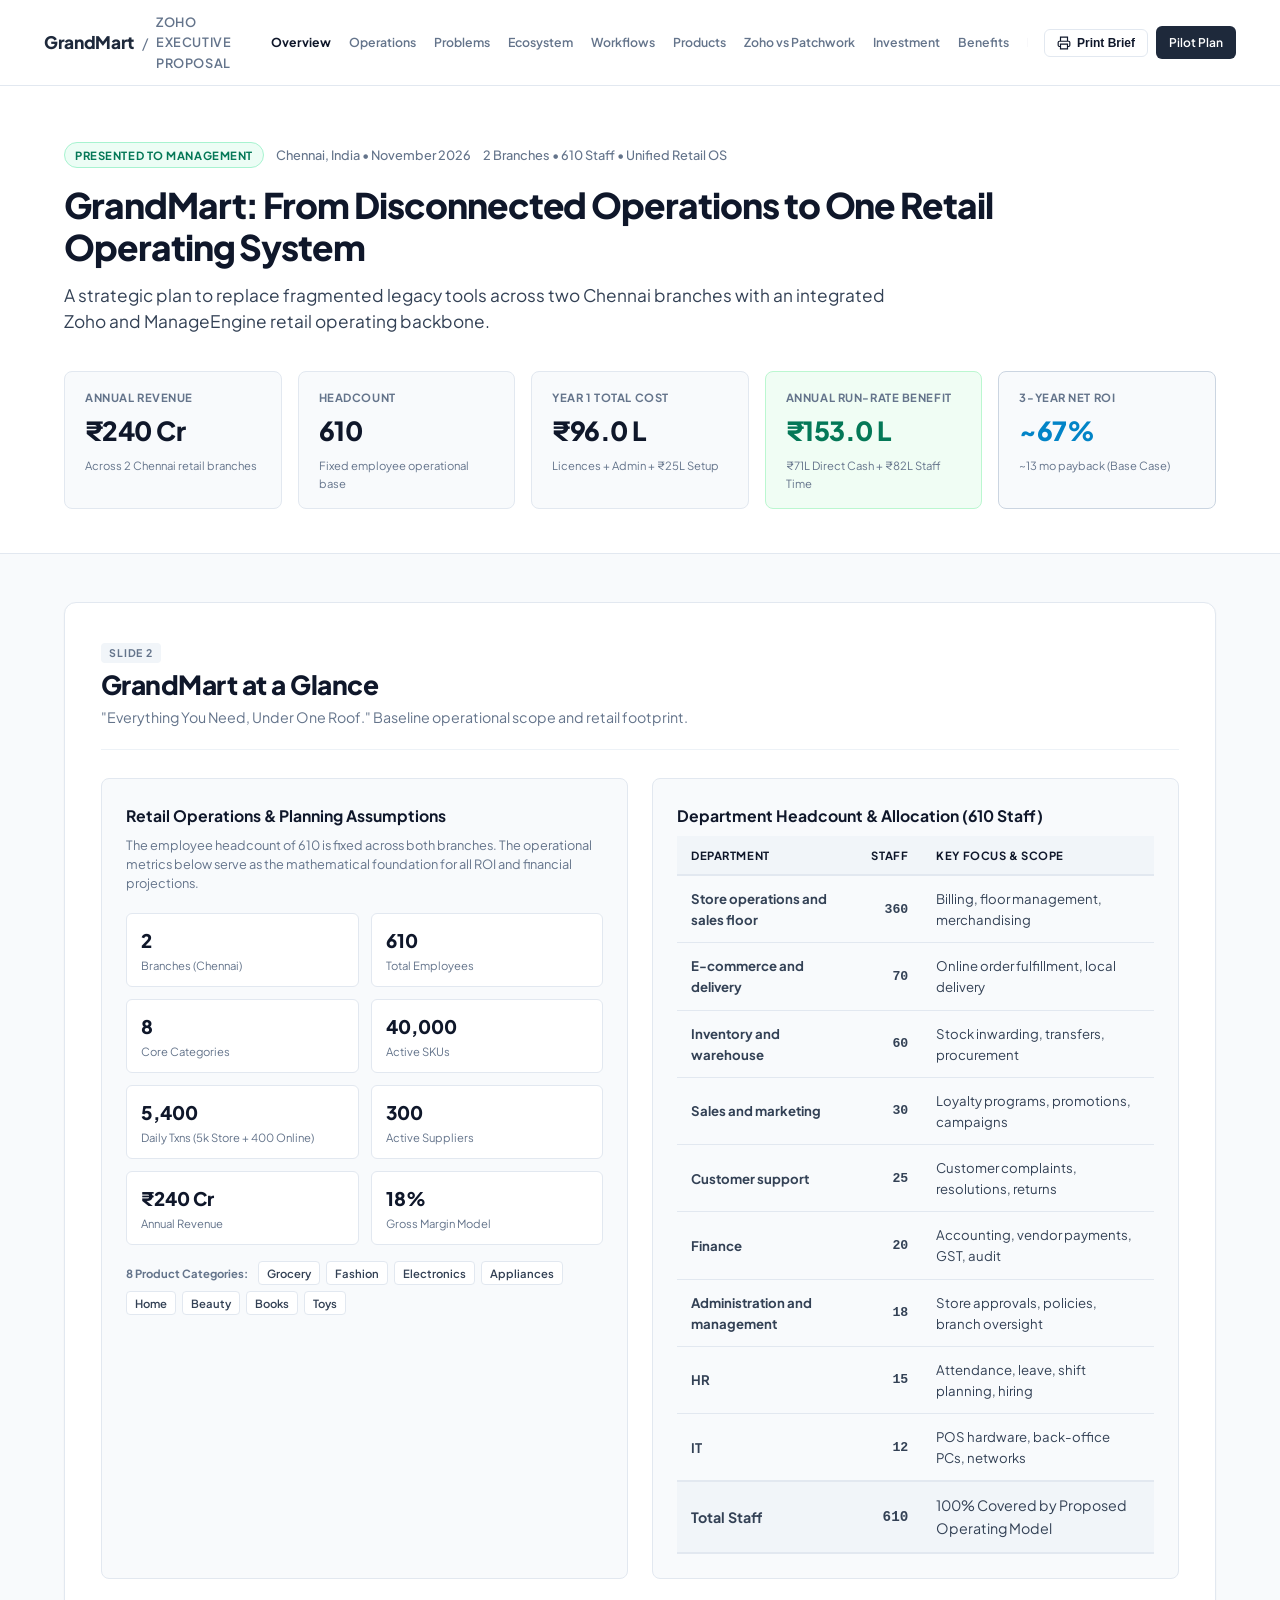
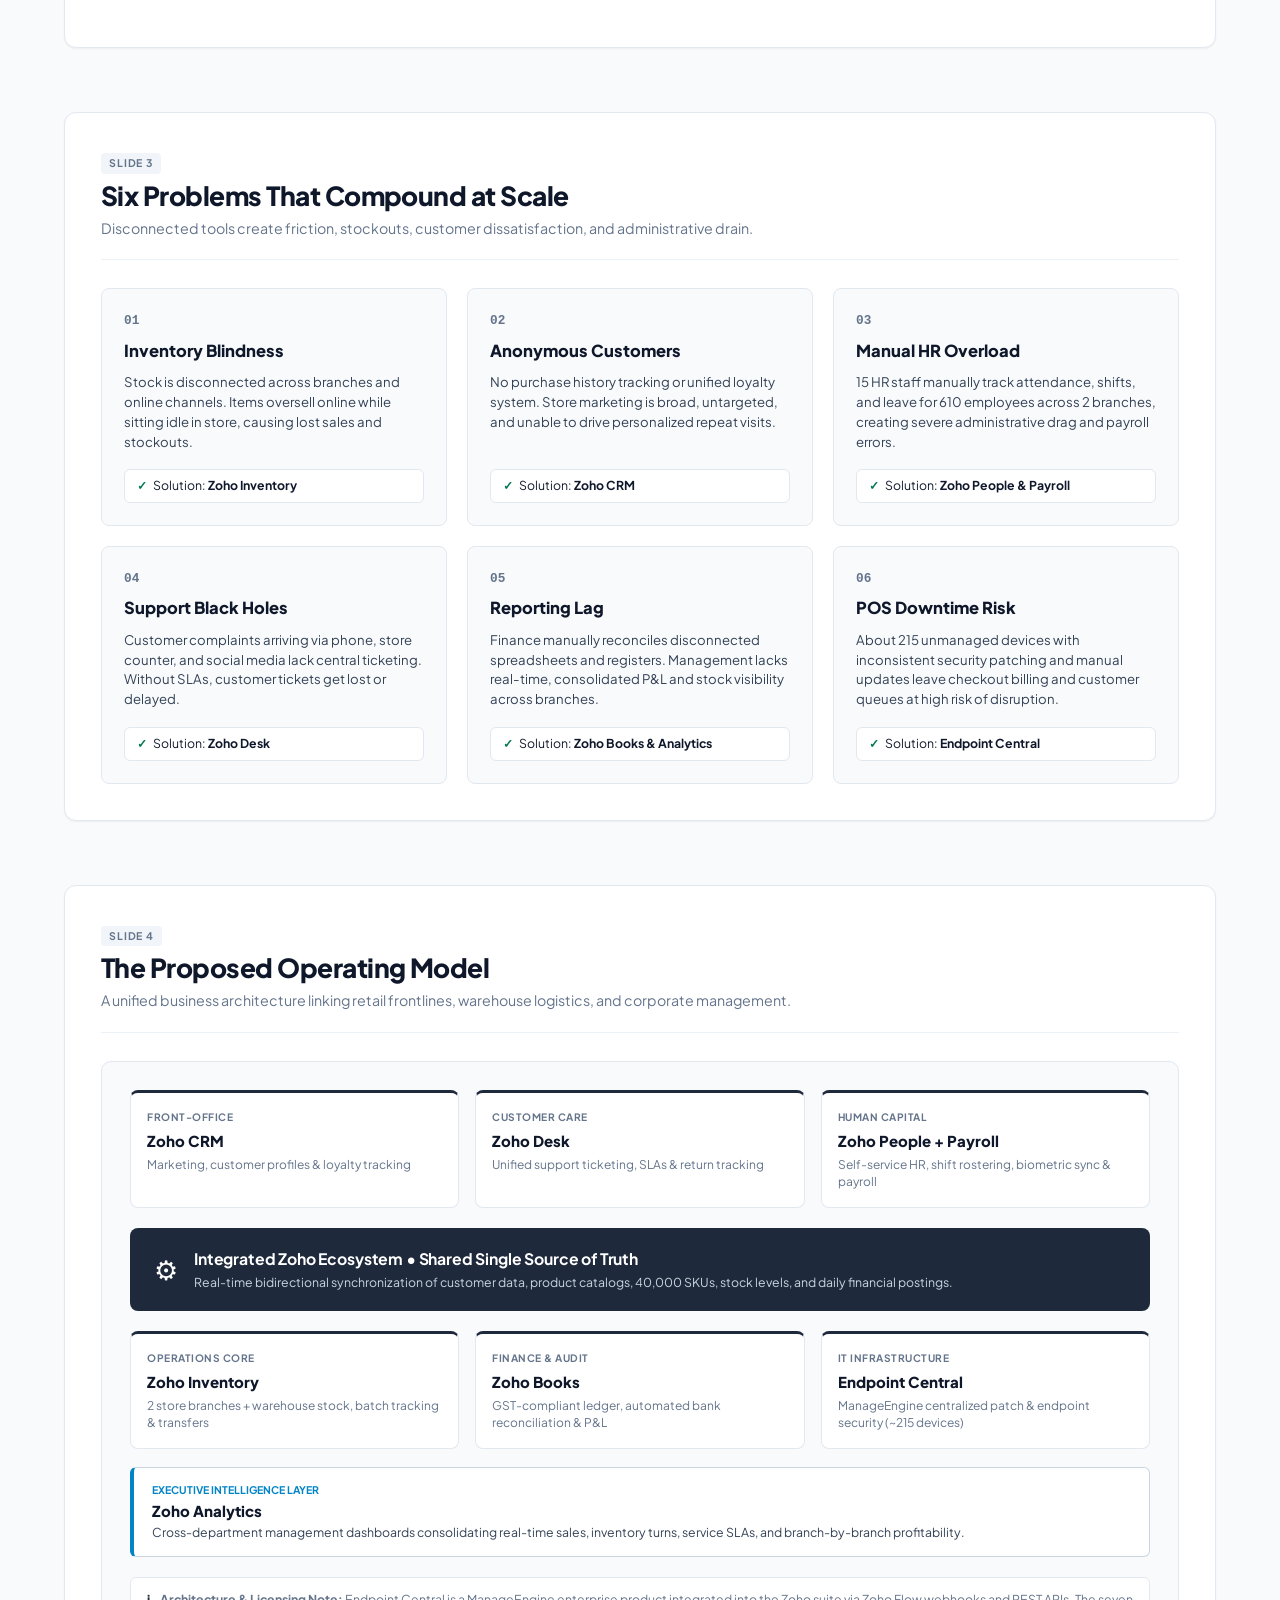
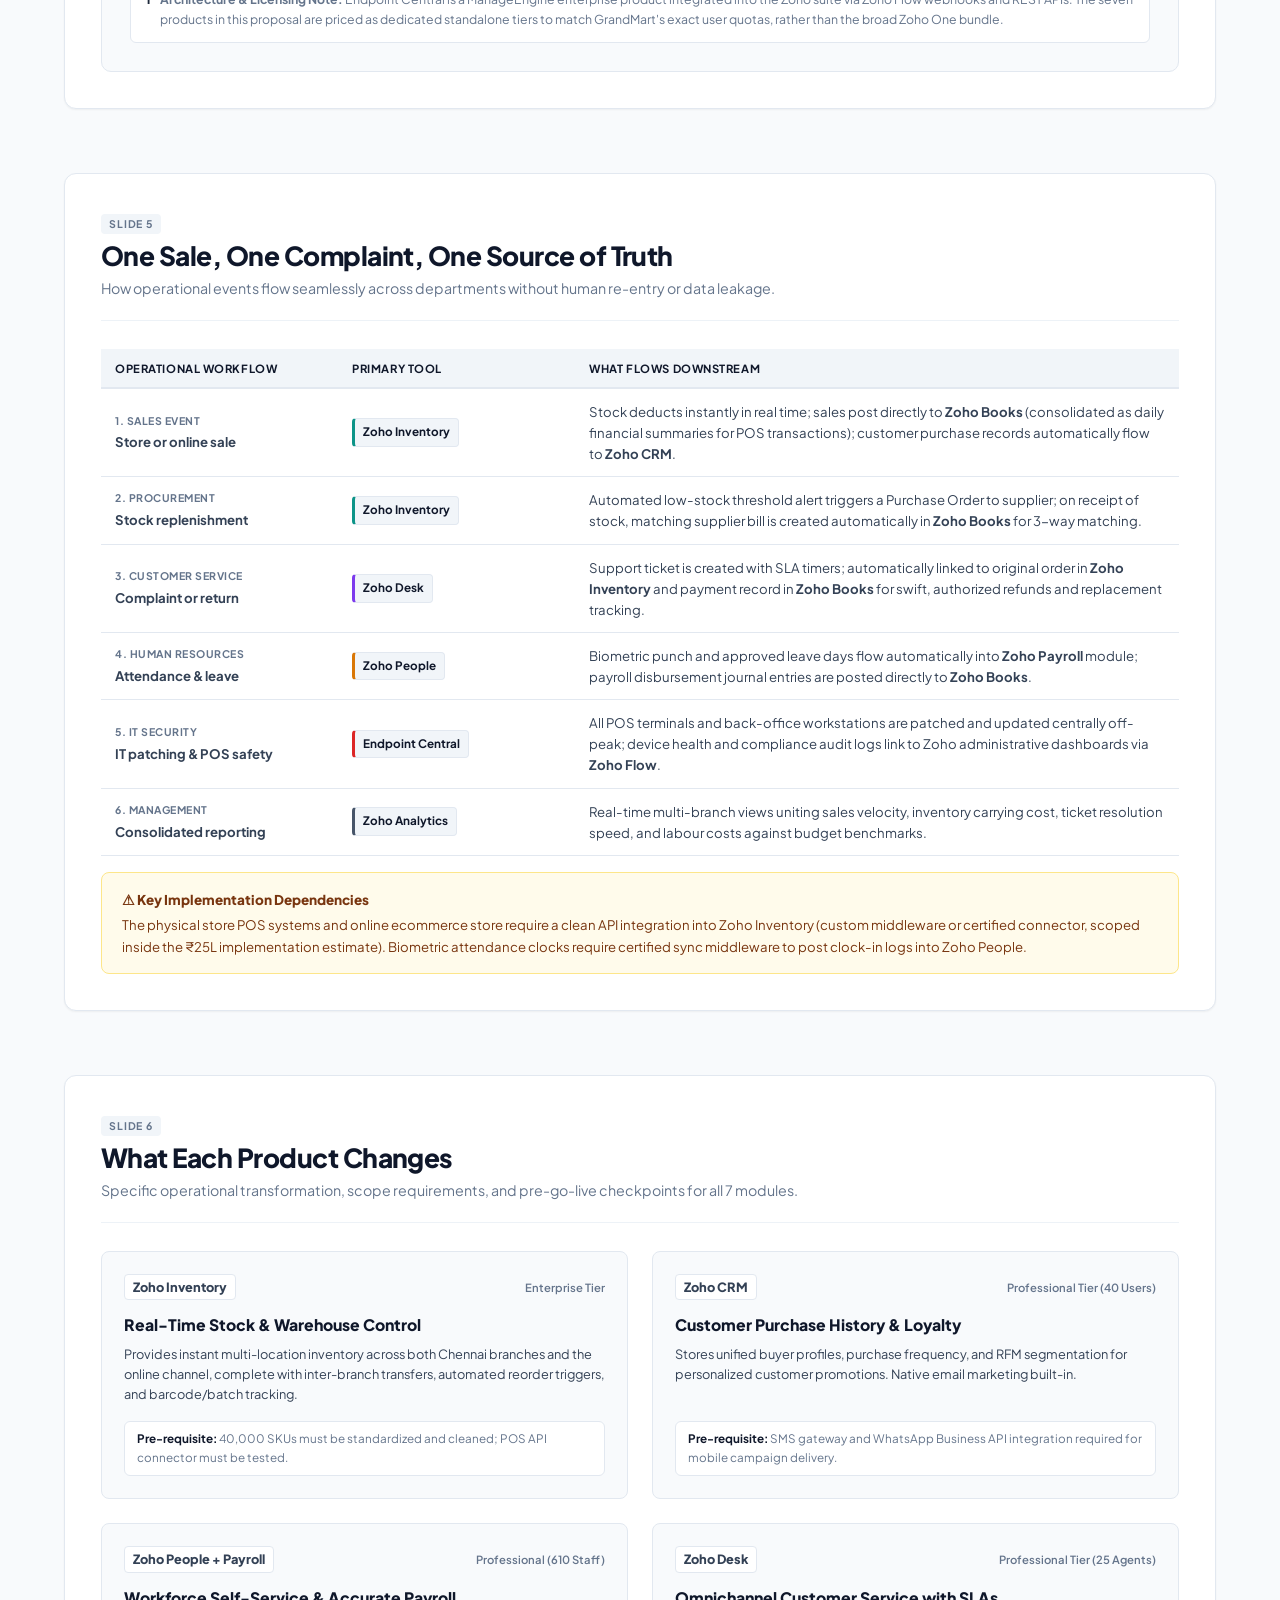
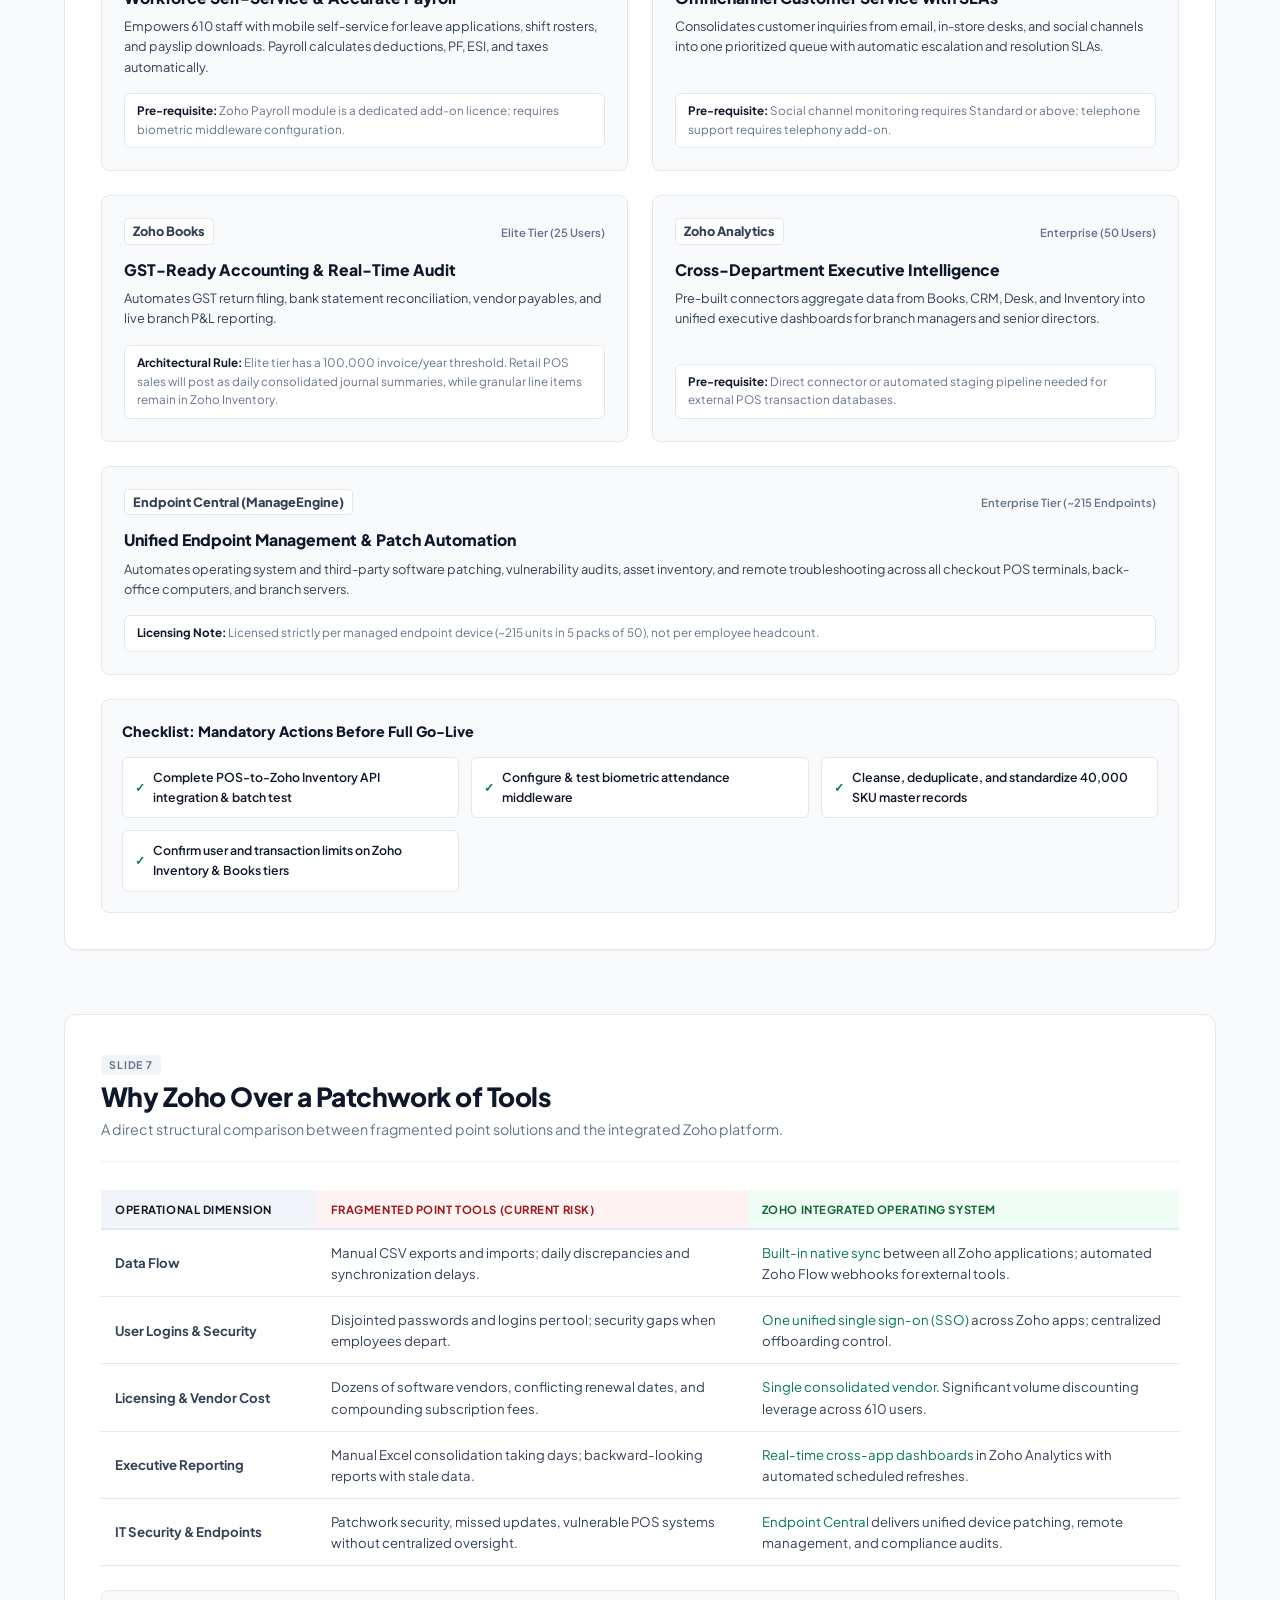
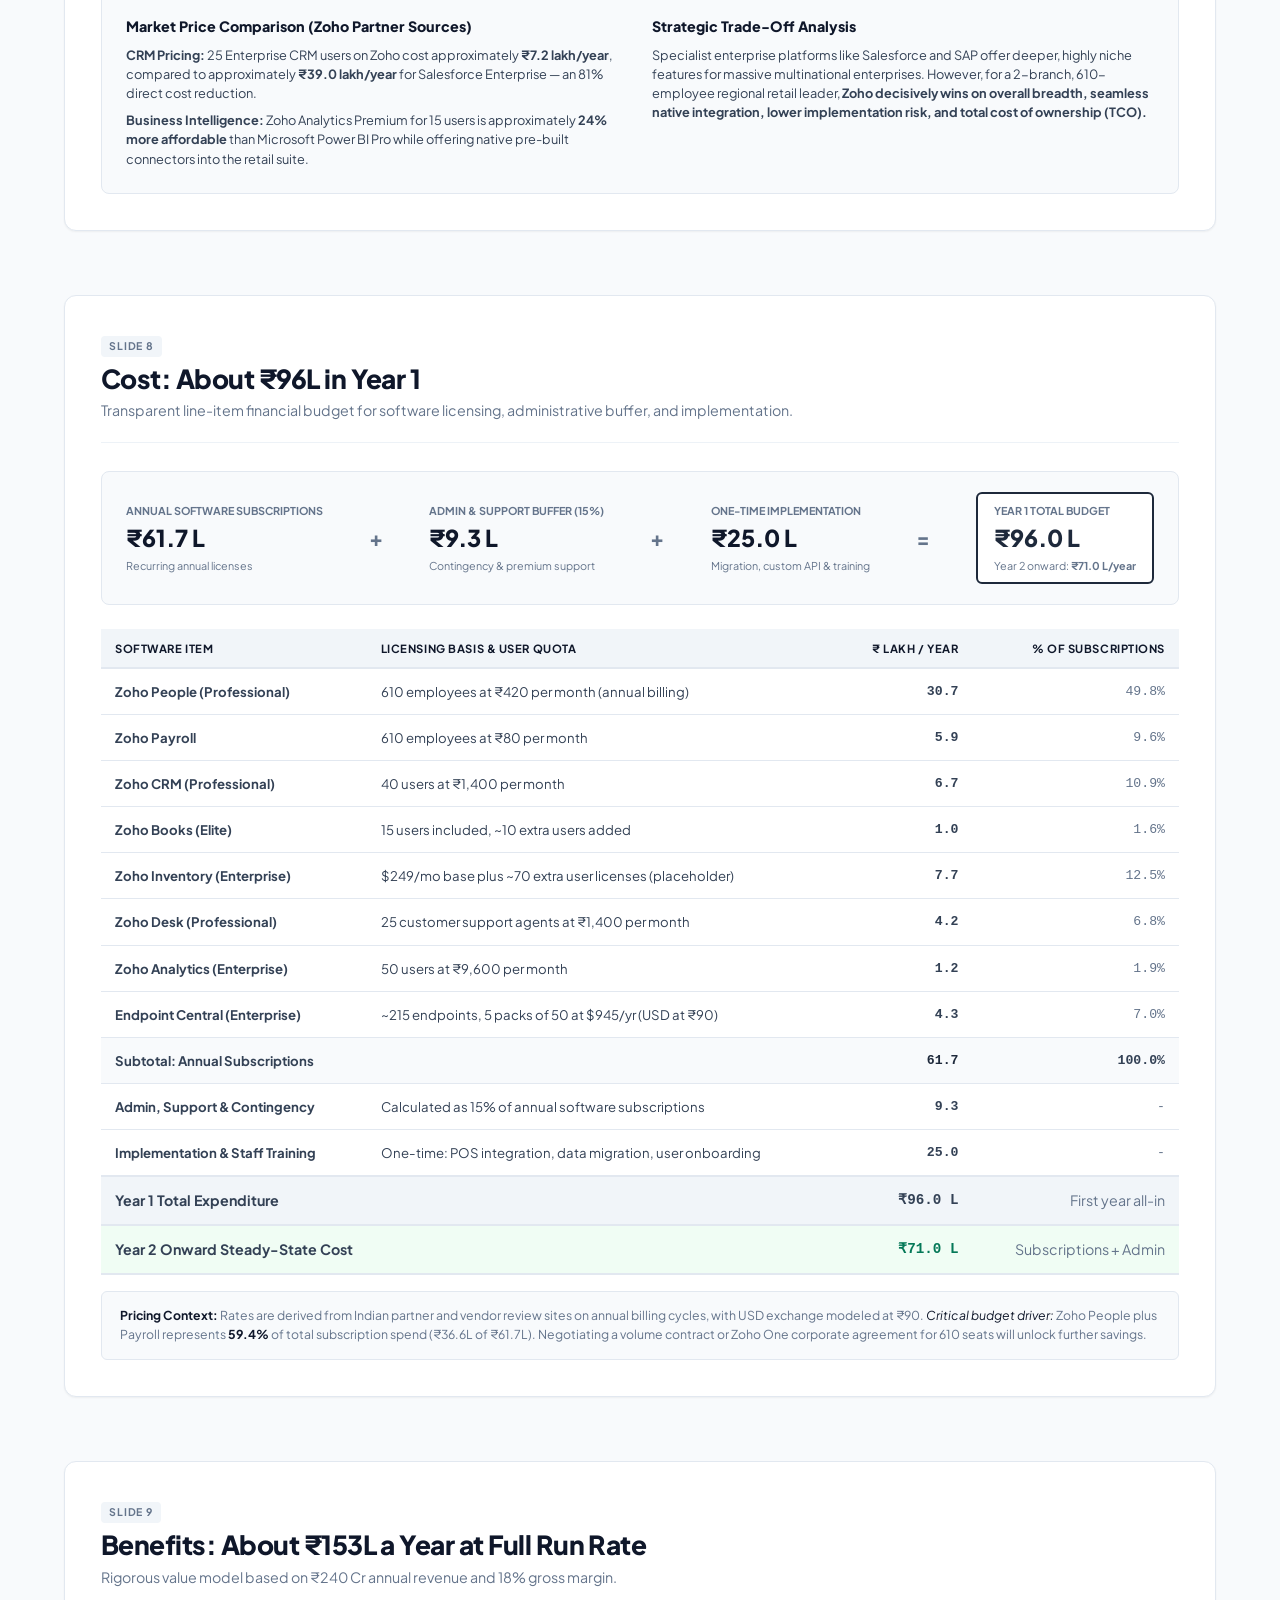
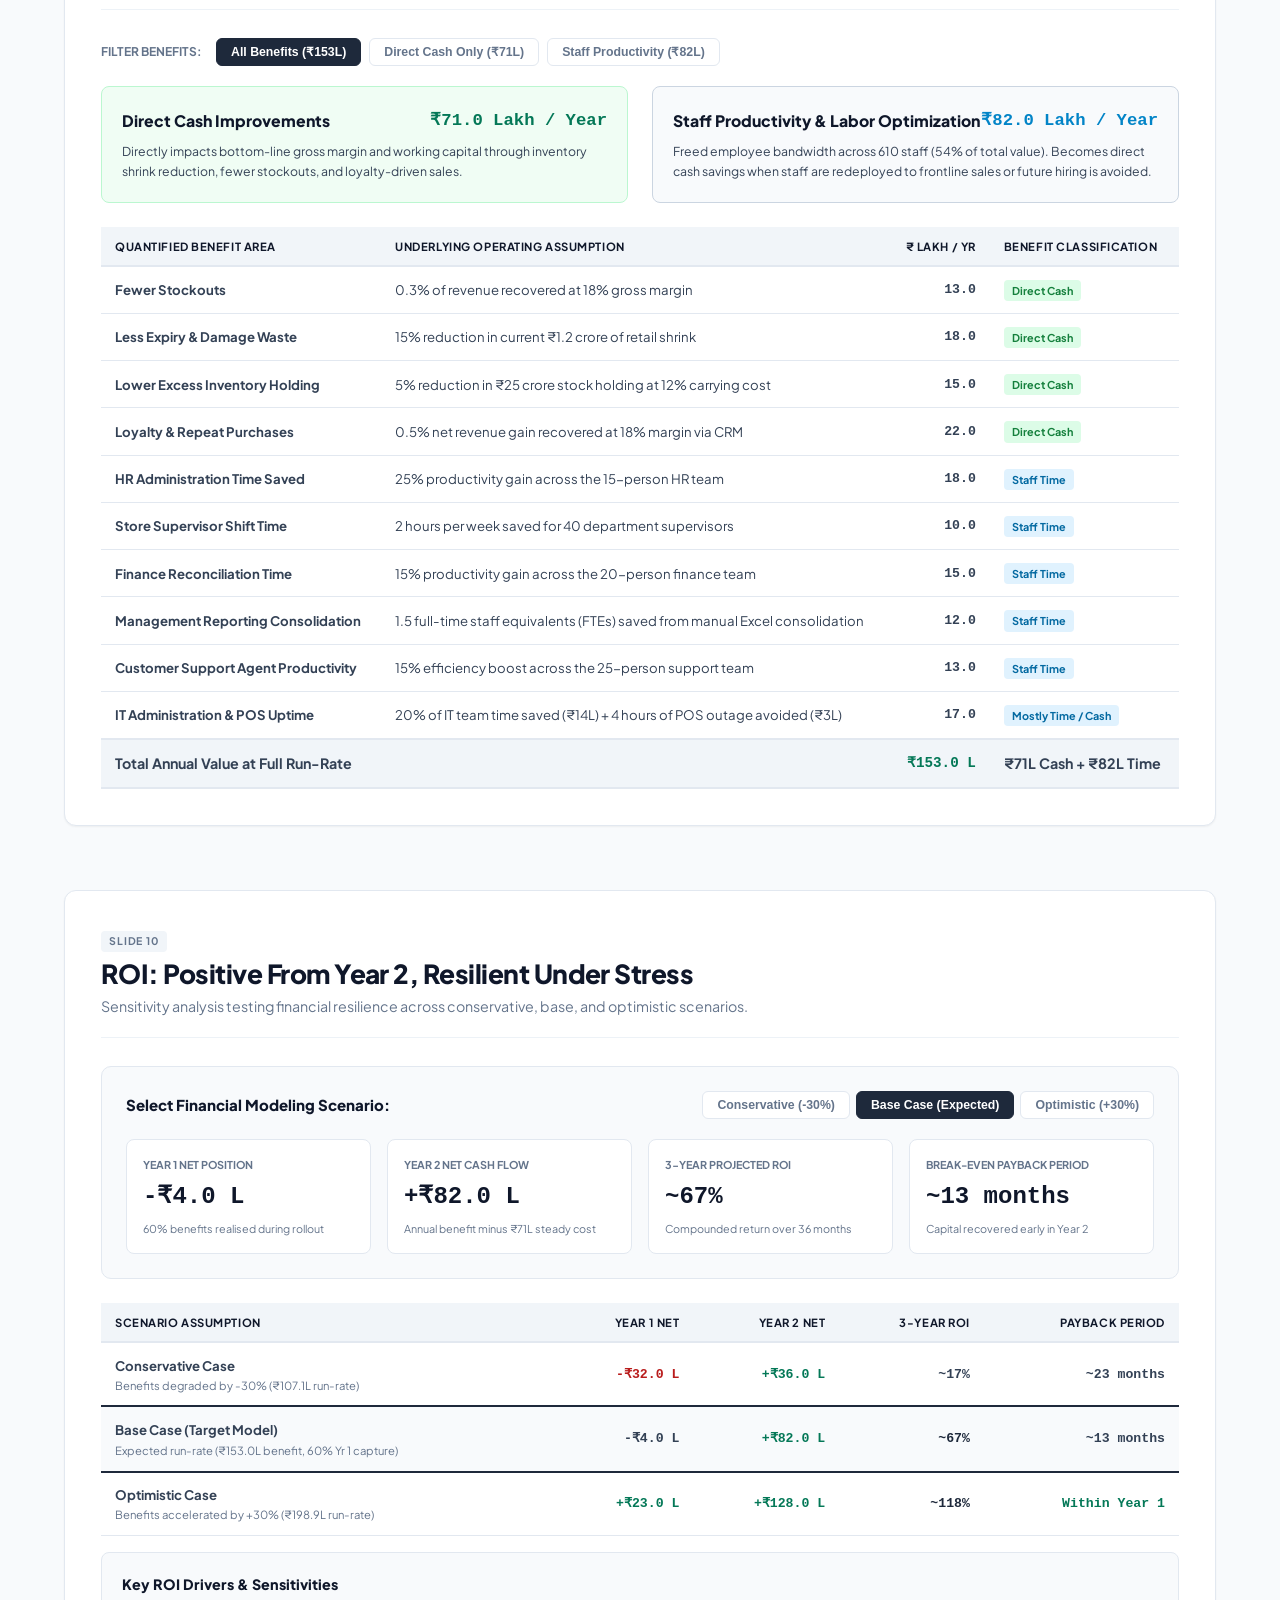
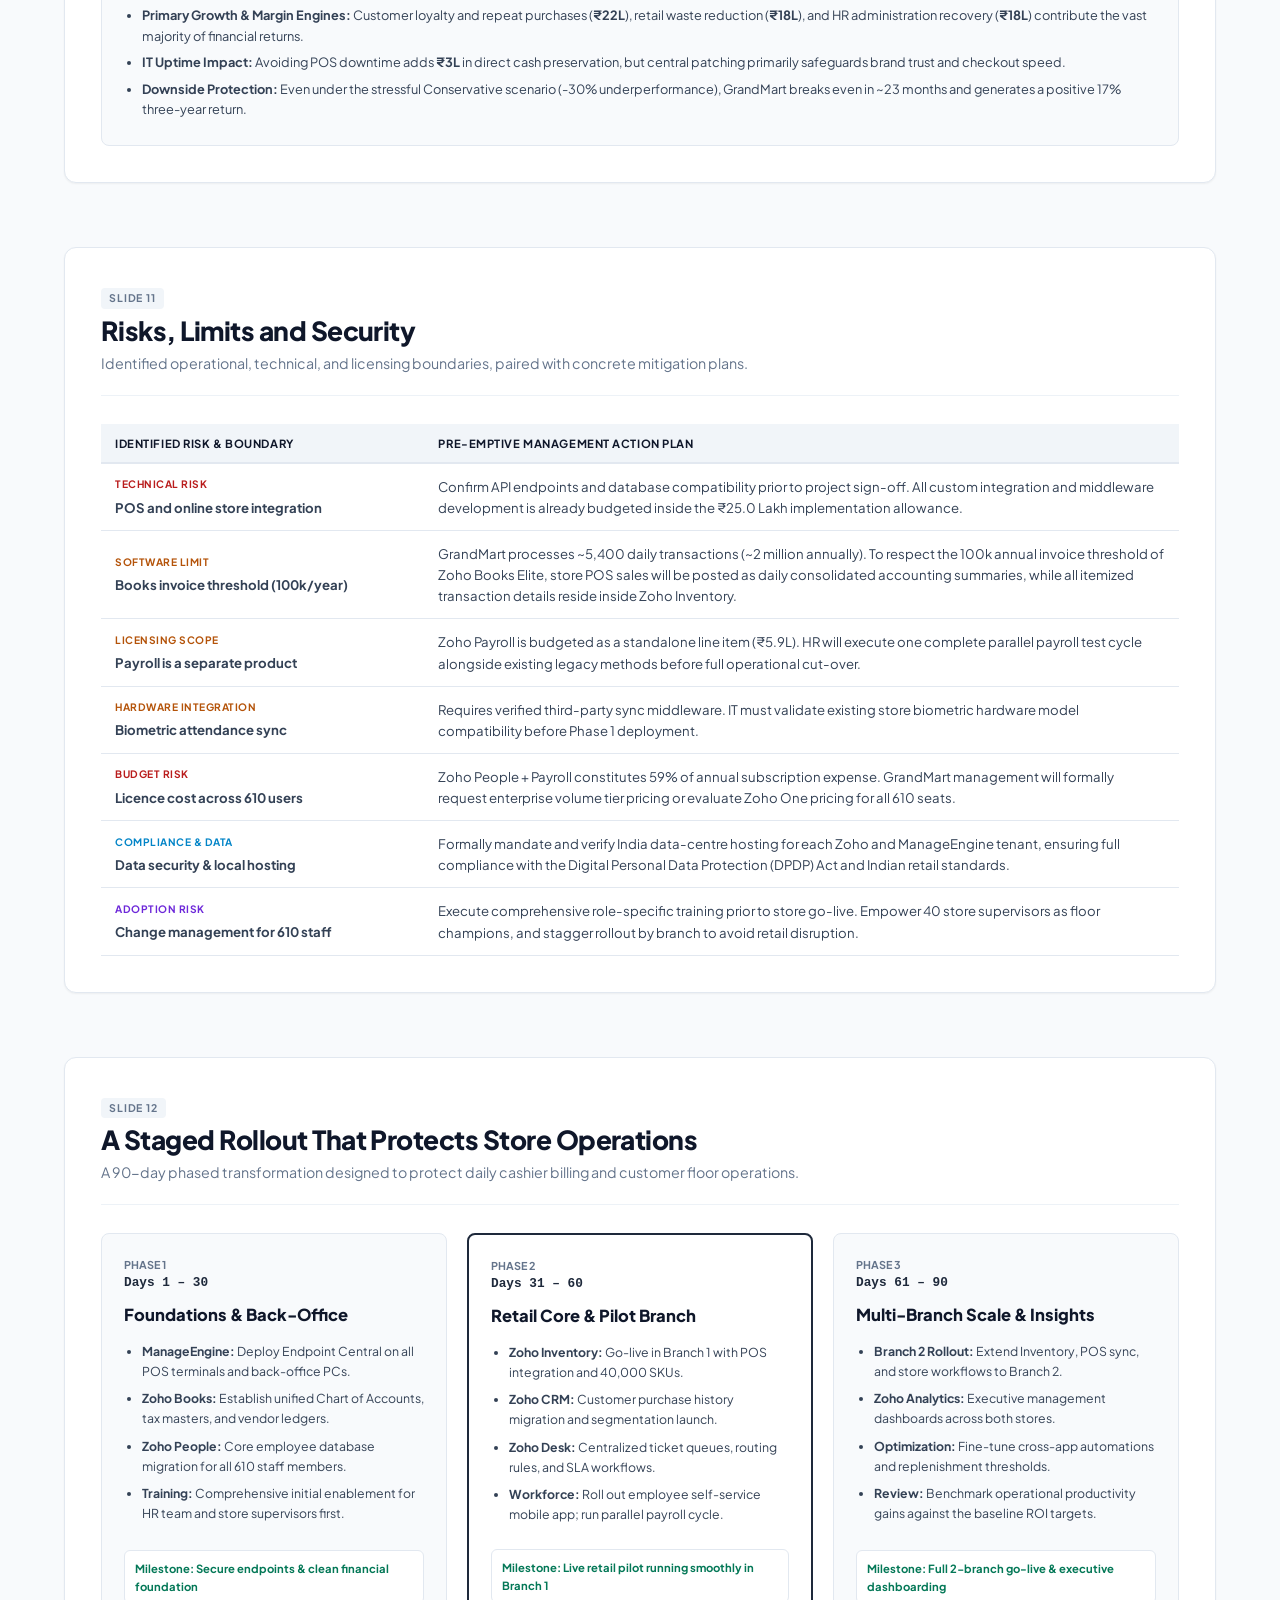
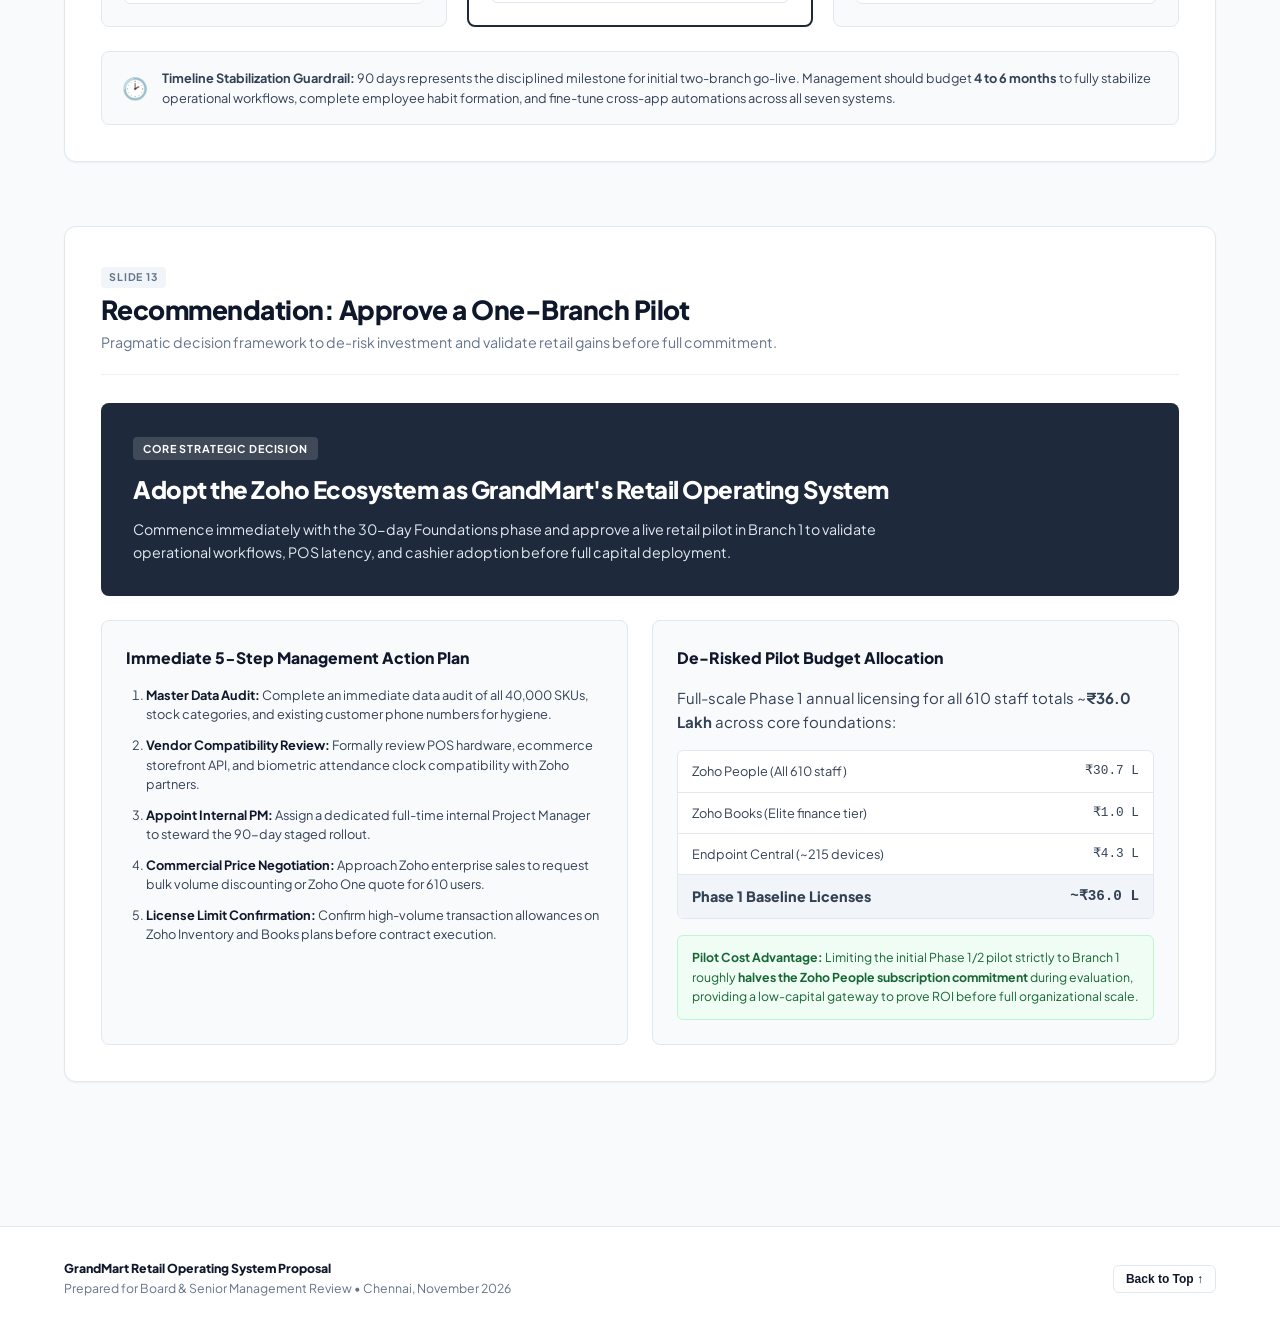
<file: google_sites_embed.html>
<!DOCTYPE html>
<html lang="en">
<head>
  <meta charset="UTF-8">
  <meta name="viewport" content="width=device-width, initial-scale=1.0">
  <title>GrandMart Retail Operating System | Zoho Proposal</title>
  <link rel="preconnect" href="https://fonts.googleapis.com">
  <link rel="preconnect" href="https://fonts.gstatic.com" crossorigin>
  <link href="https://fonts.googleapis.com/css2?family=Plus+Jakarta+Sans:wght@400;500;600;700;800&family=Space+Grotesk:wght@500;700&display=swap" rel="stylesheet">
  <style>
/* ==========================================================================
   GrandMart Retail Operating System - Executive Proposal Stylesheet
   Designed for clarity, legibility, and business rigor.
   Zero "AI-slop" purple/blue neon gradients. Authentic corporate editorial design.
   ========================================================================== */

:root {
  /* Editorial Color Palette */
  --bg-main: #f8fafc;
  --bg-card: #ffffff;
  --bg-subtle: #f1f5f9;
  --bg-dark: #0f172a;
  
  --text-main: #0f172a;
  --text-body: #334155;
  --text-muted: #64748b;
  --text-light: #f8fafc;
  
  --border-color: #e2e8f0;
  --border-subtle: #edf2f7;
  --border-focus: #0f172a;

  /* Retail Business Accents */
  --brand-navy: #1e293b;
  --brand-navy-subtle: #f8fafc;
  
  --accent-green: #047857;
  --accent-green-bg: #ecfdf5;
  --accent-green-border: #a7f3d0;
  
  --accent-amber: #b45309;
  --accent-amber-bg: #fffbeb;
  --accent-amber-border: #fde68a;
  
  --accent-red: #b91c1c;
  --accent-red-bg: #fef2f2;
  --accent-red-border: #fecaca;

  /* Product Brand Accents (Subtle, Muted) */
  --app-inv: #0d9488;
  --app-crm: #2563eb;
  --app-people: #d97706;
  --app-desk: #7c3aed;
  --app-books: #059669;
  --app-analytics: #475569;
  --app-me: #dc2626;

  /* Typography */
  --font-sans: 'Plus Jakarta Sans', -apple-system, BlinkMacSystemFont, "Segoe UI", Roboto, sans-serif;
  --font-mono: ui-monospace, SFMono-Regular, Menlo, Monaco, Consolas, "Liberation Mono", monospace;

  /* Shadows */
  --shadow-sm: 0 1px 2px 0 rgba(0, 0, 0, 0.05);
  --shadow-md: 0 4px 6px -1px rgba(0, 0, 0, 0.06), 0 2px 4px -1px rgba(0, 0, 0, 0.04);
  --shadow-lg: 0 10px 15px -3px rgba(0, 0, 0, 0.07), 0 4px 6px -2px rgba(0, 0, 0, 0.03);
}

* {
  box-sizing: border-box;
  margin: 0;
  padding: 0;
}

html {
  scroll-behavior: smooth;
  font-size: 15px;
}

body {
  font-family: var(--font-sans);
  background-color: var(--bg-main);
  color: var(--text-body);
  line-height: 1.6;
  -webkit-font-smoothing: antialiased;
}

/* Container */
.container {
  max-width: 1200px;
  margin: 0 auto;
  padding: 0 24px;
}

/* Header & Navigation */
.site-header {
  position: sticky;
  top: 0;
  z-index: 100;
  background-color: rgba(255, 255, 255, 0.96);
  border-bottom: 1px solid var(--border-color);
  backdrop-filter: blur(8px);
}

.nav-container {
  max-width: 1240px;
  margin: 0 auto;
  padding: 12px 24px;
  display: flex;
  align-items: center;
  justify-content: space-between;
  gap: 16px;
}

.brand-badge {
  display: flex;
  align-items: center;
  gap: 8px;
}

.brand-logo-text {
  font-size: 1.15rem;
  font-weight: 800;
  letter-spacing: -0.02em;
  color: var(--brand-navy);
}

.brand-divider {
  color: var(--text-muted);
}

.brand-sub {
  font-size: 0.85rem;
  font-weight: 600;
  color: var(--text-muted);
  text-transform: uppercase;
  letter-spacing: 0.05em;
}

.nav-links {
  display: flex;
  align-items: center;
  gap: 18px;
  overflow-x: auto;
  white-space: nowrap;
  padding: 4px 0;
}

.nav-links a {
  text-decoration: none;
  font-size: 0.82rem;
  font-weight: 600;
  color: var(--text-muted);
  transition: color 0.15s ease;
}

.nav-links a:hover {
  color: var(--text-main);
}

.header-actions {
  display: flex;
  align-items: center;
  gap: 8px;
  flex-shrink: 0;
}

/* Buttons */
.btn {
  display: inline-flex;
  align-items: center;
  gap: 6px;
  padding: 8px 16px;
  border-radius: 6px;
  font-size: 0.85rem;
  font-weight: 600;
  text-decoration: none;
  cursor: pointer;
  transition: all 0.15s ease;
  border: 1px solid transparent;
}

.btn-sm {
  padding: 6px 12px;
  font-size: 0.8rem;
}

.btn-primary {
  background-color: var(--brand-navy);
  color: #ffffff;
}

.btn-primary:hover {
  background-color: #000000;
}

.btn-secondary {
  background-color: #ffffff;
  color: var(--text-main);
  border-color: var(--border-color);
}

.btn-secondary:hover {
  background-color: var(--bg-subtle);
  border-color: #cbd5e1;
}

/* Hero Section */
.hero-section {
  background-color: #ffffff;
  border-bottom: 1px solid var(--border-color);
  padding: 56px 0 44px 0;
}

.meta-tag-row {
  display: flex;
  align-items: center;
  flex-wrap: wrap;
  gap: 12px;
  margin-bottom: 16px;
  font-size: 0.85rem;
}

.status-pill {
  display: inline-block;
  padding: 3px 10px;
  border-radius: 9999px;
  font-weight: 700;
  font-size: 0.75rem;
  text-transform: uppercase;
  letter-spacing: 0.05em;
}

.status-ready {
  background-color: var(--accent-green-bg);
  color: var(--accent-green);
  border: 1px solid var(--accent-green-border);
}

.meta-date, .meta-scope {
  color: var(--text-muted);
  font-weight: 500;
}

.hero-title {
  font-size: 2.35rem;
  font-weight: 800;
  line-height: 1.2;
  letter-spacing: -0.03em;
  color: var(--text-main);
  max-width: 980px;
  margin-bottom: 14px;
}

.hero-subtitle {
  font-size: 1.15rem;
  color: var(--text-body);
  max-width: 860px;
  margin-bottom: 36px;
  line-height: 1.5;
}

/* KPI Strip */
.kpi-strip {
  display: grid;
  grid-template-columns: repeat(auto-fit, minmax(200px, 1fr));
  gap: 16px;
}

.kpi-card {
  background-color: var(--bg-main);
  border: 1px solid var(--border-color);
  border-radius: 8px;
  padding: 16px 20px;
}

.kpi-label {
  font-size: 0.75rem;
  font-weight: 700;
  text-transform: uppercase;
  letter-spacing: 0.05em;
  color: var(--text-muted);
  margin-bottom: 4px;
}

.kpi-value {
  font-size: 1.75rem;
  font-weight: 800;
  color: var(--text-main);
  font-family: var(--font-sans);
  letter-spacing: -0.02em;
}

.kpi-sub {
  font-size: 0.75rem;
  color: var(--text-muted);
  margin-top: 4px;
}

.highlight-benefit {
  background-color: #f0fdf4;
  border-color: #bbf7d0;
}

.highlight-benefit .kpi-value {
  color: var(--accent-green);
}

.highlight-roi {
  background-color: #f8fafc;
  border-color: #cbd5e1;
}

.highlight-roi .kpi-value {
  color: #0284c7;
}

/* Content Blocks */
.main-content {
  padding: 48px 0 80px 0;
}

.content-block {
  margin-bottom: 64px;
  background-color: #ffffff;
  border: 1px solid var(--border-color);
  border-radius: 12px;
  padding: 36px;
  box-shadow: var(--shadow-sm);
}

.section-header {
  margin-bottom: 28px;
  border-bottom: 1px solid var(--border-subtle);
  padding-bottom: 20px;
}

.section-badge {
  display: inline-block;
  font-size: 0.7rem;
  font-weight: 700;
  text-transform: uppercase;
  letter-spacing: 0.08em;
  color: var(--text-muted);
  background-color: var(--bg-subtle);
  padding: 2px 8px;
  border-radius: 4px;
  margin-bottom: 6px;
}

.section-title {
  font-size: 1.75rem;
  font-weight: 800;
  color: var(--text-main);
  letter-spacing: -0.02em;
  line-height: 1.25;
}

.section-lead {
  font-size: 0.95rem;
  color: var(--text-muted);
  margin-top: 4px;
}

/* Grids */
.grid-2col {
  display: grid;
  grid-template-columns: 1fr 1fr;
  gap: 24px;
}

.grid-3col {
  display: grid;
  grid-template-columns: repeat(auto-fit, minmax(320px, 1fr));
  gap: 20px;
}

/* Data Panels */
.data-panel {
  background-color: var(--bg-main);
  border: 1px solid var(--border-color);
  border-radius: 8px;
  padding: 24px;
}

.panel-heading {
  font-size: 1.05rem;
  font-weight: 700;
  color: var(--text-main);
  margin-bottom: 8px;
}

.panel-desc {
  font-size: 0.85rem;
  color: var(--text-muted);
  margin-bottom: 20px;
  line-height: 1.5;
}

.metric-tags-list {
  display: grid;
  grid-template-columns: repeat(2, 1fr);
  gap: 12px;
}

.metric-item {
  background-color: #ffffff;
  border: 1px solid var(--border-color);
  padding: 12px 14px;
  border-radius: 6px;
}

.m-val {
  display: block;
  font-size: 1.25rem;
  font-weight: 800;
  color: var(--text-main);
}

.m-lbl {
  display: block;
  font-size: 0.75rem;
  color: var(--text-muted);
}

.category-pills {
  margin-top: 20px;
  display: flex;
  flex-wrap: wrap;
  gap: 6px;
  align-items: center;
}

.pill-title {
  font-size: 0.75rem;
  font-weight: 700;
  color: var(--text-muted);
  margin-right: 4px;
}

.tag {
  font-size: 0.75rem;
  font-weight: 600;
  background-color: #ffffff;
  border: 1px solid var(--border-color);
  padding: 2px 8px;
  border-radius: 4px;
  color: var(--text-body);
}

/* Tables */
.table-responsive {
  width: 100%;
  overflow-x: auto;
}

.data-table {
  width: 100%;
  border-collapse: collapse;
  font-size: 0.88rem;
  text-align: left;
}

.data-table th {
  background-color: var(--bg-subtle);
  color: var(--text-main);
  font-weight: 700;
  font-size: 0.75rem;
  text-transform: uppercase;
  letter-spacing: 0.05em;
  padding: 10px 14px;
  border-bottom: 2px solid var(--border-color);
}

.data-table td {
  padding: 12px 14px;
  border-bottom: 1px solid var(--border-color);
  vertical-align: middle;
}

.data-table tbody tr:hover {
  background-color: #f8fafc;
}

.table-total-row td {
  background-color: var(--bg-subtle);
  border-top: 2px solid var(--border-color);
  border-bottom: 2px solid var(--border-color);
  font-size: 0.95rem;
}

.secondary-total td {
  background-color: #f0fdf4;
}

.text-right {
  text-align: right;
}

.font-mono {
  font-family: var(--font-mono);
}

.font-bold {
  font-weight: 700;
}

.font-lg {
  font-size: 1.1rem;
}

.text-muted {
  color: var(--text-muted);
}

.text-primary {
  color: var(--brand-navy);
}

.text-success {
  color: var(--accent-green);
}

.text-danger {
  color: var(--accent-red);
}

/* Problem Cards */
.problem-card {
  background-color: var(--bg-main);
  border: 1px solid var(--border-color);
  border-radius: 8px;
  padding: 22px;
  display: flex;
  flex-direction: column;
  position: relative;
}

.problem-num {
  font-size: 0.85rem;
  font-family: var(--font-mono);
  font-weight: 700;
  color: var(--text-muted);
  margin-bottom: 6px;
}

.problem-title {
  font-size: 1.1rem;
  font-weight: 800;
  color: var(--text-main);
  margin-bottom: 8px;
}

.problem-desc {
  font-size: 0.88rem;
  color: var(--text-body);
  line-height: 1.5;
  margin-bottom: 18px;
  flex-grow: 1;
}

.solution-tag {
  background-color: #ffffff;
  border: 1px solid var(--border-color);
  border-radius: 6px;
  padding: 6px 12px;
  font-size: 0.82rem;
  color: var(--text-main);
}

.sol-icon {
  color: var(--accent-green);
  font-weight: bold;
  margin-right: 4px;
}

/* Architecture Section */
.architecture-box {
  background-color: var(--bg-main);
  border: 1px solid var(--border-color);
  border-radius: 10px;
  padding: 28px;
}

.arch-top-layer, .arch-bottom-layer {
  display: grid;
  grid-template-columns: repeat(3, 1fr);
  gap: 16px;
}

.arch-card {
  background-color: #ffffff;
  border: 1px solid var(--border-color);
  border-radius: 8px;
  padding: 16px;
  border-top: 3px solid var(--brand-navy);
}

.arch-tag {
  font-size: 0.68rem;
  font-weight: 700;
  text-transform: uppercase;
  letter-spacing: 0.05em;
  color: var(--text-muted);
  margin-bottom: 4px;
}

.arch-card h4 {
  font-size: 1rem;
  font-weight: 800;
  color: var(--text-main);
  margin-bottom: 4px;
}

.arch-card p {
  font-size: 0.8rem;
  color: var(--text-muted);
  line-height: 1.4;
}

.arch-core-hub {
  margin: 20px 0;
  background-color: #1e293b;
  color: #ffffff;
  border-radius: 8px;
  padding: 18px 24px;
  display: flex;
  align-items: center;
  gap: 16px;
}

.hub-icon {
  font-size: 1.8rem;
}

.hub-content h3 {
  font-size: 1.05rem;
  font-weight: 700;
  letter-spacing: -0.01em;
}

.hub-content p {
  font-size: 0.82rem;
  color: #cbd5e1;
  margin-top: 2px;
}

.arch-insight-banner {
  margin-top: 18px;
  background-color: #ffffff;
  border: 1px solid #cbd5e1;
  border-left: 4px solid #0284c7;
  border-radius: 6px;
  padding: 14px 18px;
}

.insight-label {
  font-size: 0.7rem;
  font-weight: 700;
  text-transform: uppercase;
  color: #0284c7;
}

.insight-title {
  font-size: 1rem;
  font-weight: 800;
  color: var(--text-main);
}

.insight-desc {
  font-size: 0.82rem;
  color: var(--text-body);
}

.arch-architecture-note {
  margin-top: 20px;
  display: flex;
  gap: 10px;
  font-size: 0.82rem;
  color: var(--text-muted);
  background-color: #ffffff;
  border: 1px solid var(--border-color);
  padding: 12px 16px;
  border-radius: 6px;
}

.note-bullet {
  font-weight: 800;
  color: var(--brand-navy);
}

/* Workflow Badges */
.workflow-badge {
  display: block;
  font-size: 0.7rem;
  font-weight: 700;
  text-transform: uppercase;
  letter-spacing: 0.05em;
  color: var(--text-muted);
  margin-bottom: 2px;
}

.badge-app {
  display: inline-block;
  padding: 4px 8px;
  border-radius: 4px;
  font-size: 0.78rem;
  font-weight: 700;
  background-color: var(--bg-subtle);
  color: var(--text-main);
  border: 1px solid var(--border-color);
}

.app-inv { border-left: 3px solid var(--app-inv); }
.app-crm { border-left: 3px solid var(--app-crm); }
.app-people { border-left: 3px solid var(--app-people); }
.app-desk { border-left: 3px solid var(--app-desk); }
.app-books { border-left: 3px solid var(--app-books); }
.app-analytics { border-left: 3px solid var(--app-analytics); }
.app-me { border-left: 3px solid var(--app-me); }

.callout-box {
  background-color: var(--accent-amber-bg);
  border: 1px solid var(--accent-amber-border);
  border-radius: 8px;
  padding: 16px 20px;
  font-size: 0.88rem;
  color: #78350f;
}

.callout-title {
  font-weight: 800;
  font-size: 0.9rem;
  margin-bottom: 4px;
}

/* Product Cards */
.product-detail-card {
  background-color: var(--bg-main);
  border: 1px solid var(--border-color);
  border-radius: 8px;
  padding: 22px;
  display: flex;
  flex-direction: column;
}

.product-detail-card.full-width {
  grid-column: 1 / -1;
}

.card-head {
  display: flex;
  justify-content: space-between;
  align-items: center;
  margin-bottom: 12px;
}

.app-chip {
  font-size: 0.85rem;
  font-weight: 800;
  padding: 2px 8px;
  background-color: #ffffff;
  border: 1px solid var(--border-color);
  border-radius: 4px;
}

.scope-chip {
  font-size: 0.75rem;
  font-weight: 600;
  color: var(--text-muted);
}

.product-detail-card h4 {
  font-size: 1.05rem;
  font-weight: 800;
  color: var(--text-main);
  margin-bottom: 6px;
}

.product-detail-card p {
  font-size: 0.85rem;
  color: var(--text-body);
  margin-bottom: 16px;
  flex-grow: 1;
}

.req-box {
  background-color: #ffffff;
  border: 1px solid var(--border-color);
  border-radius: 6px;
  padding: 8px 12px;
  font-size: 0.78rem;
  color: var(--text-muted);
}

.req-box strong {
  color: var(--text-main);
}

.checklist-panel {
  background-color: var(--bg-main);
  border: 1px solid var(--border-color);
  border-radius: 8px;
  padding: 20px;
}

.checklist-title {
  font-size: 0.95rem;
  font-weight: 800;
  color: var(--text-main);
  margin-bottom: 14px;
}

.checklist-grid {
  display: grid;
  grid-template-columns: repeat(auto-fit, minmax(260px, 1fr));
  gap: 12px;
}

.check-item {
  background-color: #ffffff;
  border: 1px solid var(--border-color);
  border-radius: 6px;
  padding: 10px 12px;
  font-size: 0.82rem;
  font-weight: 600;
  color: var(--text-main);
  display: flex;
  align-items: center;
  gap: 8px;
}

.chk {
  color: var(--accent-green);
  font-weight: 800;
}

/* Comparison Table */
.comp-table th.danger-header {
  background-color: #fef2f2;
  color: #991b1b;
}

.comp-table th.success-header {
  background-color: #f0fdf4;
  color: #166534;
}

.quote-analysis-card {
  background-color: var(--bg-main);
  border: 1px solid var(--border-color);
  border-radius: 8px;
  padding: 24px;
}

.qa-grid {
  display: grid;
  grid-template-columns: 1fr 1fr;
  gap: 24px;
}

.qa-col h5 {
  font-size: 0.95rem;
  font-weight: 800;
  color: var(--text-main);
  margin-bottom: 8px;
}

.qa-col p {
  font-size: 0.85rem;
  color: var(--text-body);
  line-height: 1.5;
}

/* Cost Summary Bar */
.cost-summary-bar {
  display: flex;
  align-items: center;
  justify-content: space-between;
  flex-wrap: wrap;
  gap: 12px;
  background-color: var(--bg-main);
  border: 1px solid var(--border-color);
  border-radius: 8px;
  padding: 20px 24px;
}

.cost-stat {
  display: flex;
  flex-direction: column;
}

.cs-label {
  font-size: 0.72rem;
  font-weight: 700;
  text-transform: uppercase;
  color: var(--text-muted);
}

.cs-val {
  font-size: 1.55rem;
  font-weight: 800;
  color: var(--text-main);
  font-family: var(--font-sans);
}

.cs-sub {
  font-size: 0.72rem;
  color: var(--text-muted);
}

.cost-plus, .cost-equals {
  font-size: 1.4rem;
  font-weight: 800;
  color: var(--text-muted);
}

.highlight-yr1 {
  background-color: #ffffff;
  border: 2px solid var(--brand-navy);
  padding: 8px 16px;
  border-radius: 6px;
}

.highlight-yr1 .cs-val {
  color: var(--brand-navy);
}

.subtotal-row td {
  background-color: #f8fafc;
  font-weight: 700;
}

.note-box {
  background-color: var(--bg-main);
  border: 1px solid var(--border-color);
  border-radius: 6px;
  padding: 14px 18px;
  font-size: 0.82rem;
  color: var(--text-muted);
}

.note-box strong, .note-box em {
  color: var(--text-main);
}

/* Benefit Filters & Split */
.filter-controls {
  display: flex;
  align-items: center;
  gap: 8px;
  margin-bottom: 20px;
  flex-wrap: wrap;
}

.filter-label {
  font-size: 0.8rem;
  font-weight: 700;
  color: var(--text-muted);
  text-transform: uppercase;
  margin-right: 6px;
}

.filter-btn {
  background-color: #ffffff;
  border: 1px solid var(--border-color);
  padding: 6px 14px;
  border-radius: 6px;
  font-size: 0.82rem;
  font-weight: 600;
  cursor: pointer;
  color: var(--text-muted);
  transition: all 0.15s ease;
}

.filter-btn:hover {
  border-color: #cbd5e1;
  color: var(--text-main);
}

.filter-btn.active {
  background-color: var(--brand-navy);
  color: #ffffff;
  border-color: var(--brand-navy);
}

.split-card {
  border-radius: 8px;
  padding: 20px;
  border: 1px solid var(--border-color);
}

.card-cash {
  background-color: #f0fdf4;
  border-color: #bbf7d0;
}

.card-time {
  background-color: #f8fafc;
  border-color: #cbd5e1;
}

.split-hdr {
  display: flex;
  justify-content: space-between;
  align-items: center;
  margin-bottom: 8px;
}

.split-hdr h4 {
  font-size: 1.05rem;
  font-weight: 800;
  color: var(--text-main);
}

.split-val {
  font-size: 1.15rem;
  font-weight: 800;
  font-family: var(--font-mono);
}

.card-cash .split-val { color: var(--accent-green); }
.card-time .split-val { color: #0284c7; }

.split-card p {
  font-size: 0.82rem;
  color: var(--text-body);
}

.type-pill {
  display: inline-block;
  font-size: 0.72rem;
  font-weight: 700;
  padding: 2px 8px;
  border-radius: 4px;
}

.type-cash {
  background-color: #dcfce7;
  color: #15803d;
}

.type-time {
  background-color: #e0f2fe;
  color: #0369a1;
}

/* ROI Scenario Selector */
.scenario-selector-card {
  background-color: var(--bg-main);
  border: 1px solid var(--border-color);
  border-radius: 10px;
  padding: 24px;
}

.scenario-header {
  display: flex;
  justify-content: space-between;
  align-items: center;
  flex-wrap: wrap;
  gap: 12px;
  margin-bottom: 20px;
}

.scenario-header h4 {
  font-size: 1rem;
  font-weight: 800;
  color: var(--text-main);
}

.scenario-btn-group {
  display: flex;
  gap: 6px;
}

.scen-btn {
  padding: 6px 14px;
  font-size: 0.82rem;
  font-weight: 600;
  border: 1px solid var(--border-color);
  background-color: #ffffff;
  border-radius: 6px;
  cursor: pointer;
  color: var(--text-muted);
  transition: all 0.15s ease;
}

.scen-btn.active {
  background-color: var(--brand-navy);
  color: #ffffff;
  border-color: var(--brand-navy);
}

.scenario-display-grid {
  display: grid;
  grid-template-columns: repeat(auto-fit, minmax(200px, 1fr));
  gap: 16px;
}

.scen-stat-box {
  background-color: #ffffff;
  border: 1px solid var(--border-color);
  border-radius: 8px;
  padding: 16px;
}

.scen-stat-lbl {
  display: block;
  font-size: 0.72rem;
  font-weight: 700;
  text-transform: uppercase;
  color: var(--text-muted);
  margin-bottom: 4px;
}

.scen-stat-val {
  display: block;
  font-size: 1.6rem;
  font-weight: 800;
  color: var(--text-main);
  font-family: var(--font-mono);
}

.scen-stat-desc {
  display: block;
  font-size: 0.72rem;
  color: var(--text-muted);
  margin-top: 4px;
}

.scen-row {
  transition: background-color 0.15s ease;
}

.highlight-row {
  background-color: #f8fafc;
  outline: 2px solid var(--brand-navy);
}

.text-sm {
  font-size: 0.75rem;
}

.roi-insights-box {
  background-color: var(--bg-main);
  border: 1px solid var(--border-color);
  border-radius: 8px;
  padding: 20px;
}

.roi-insights-box h5 {
  font-size: 0.95rem;
  font-weight: 800;
  color: var(--text-main);
  margin-bottom: 10px;
}

.roi-insights-box ul {
  padding-left: 20px;
  font-size: 0.85rem;
  color: var(--text-body);
}

.roi-insights-box li {
  margin-bottom: 6px;
}

/* Risk Badges */
.risk-badge {
  display: block;
  font-size: 0.68rem;
  font-weight: 700;
  text-transform: uppercase;
  letter-spacing: 0.05em;
  margin-bottom: 4px;
}

.risk-high { color: var(--accent-red); }
.risk-med { color: var(--accent-amber); }
.risk-compliance { color: #0284c7; }
.risk-org { color: #6d28d9; }

/* Timeline Roadmap */
.timeline-container {
  display: grid;
  grid-template-columns: repeat(3, 1fr);
  gap: 20px;
}

.phase-card {
  background-color: var(--bg-main);
  border: 1px solid var(--border-color);
  border-radius: 8px;
  padding: 22px;
  display: flex;
  flex-direction: column;
}

.highlight-phase {
  border-color: var(--brand-navy);
  border-width: 2px;
  background-color: #ffffff;
}

.phase-num {
  font-size: 0.72rem;
  font-weight: 700;
  text-transform: uppercase;
  color: var(--text-muted);
}

.phase-duration {
  font-size: 0.85rem;
  font-weight: 800;
  font-family: var(--font-mono);
  color: var(--brand-navy);
  margin-bottom: 8px;
}

.phase-title {
  font-size: 1.1rem;
  font-weight: 800;
  color: var(--text-main);
  margin-bottom: 14px;
}

.phase-body {
  flex-grow: 1;
}

.phase-body ul {
  padding-left: 18px;
  font-size: 0.82rem;
  color: var(--text-body);
}

.phase-body li {
  margin-bottom: 8px;
}

.phase-milestone {
  margin-top: 16px;
  background-color: #ffffff;
  border: 1px solid var(--border-color);
  border-radius: 6px;
  padding: 8px 10px;
  font-size: 0.75rem;
  font-weight: 700;
  color: var(--accent-green);
}

.rollout-footer-note {
  margin-top: 24px;
  background-color: var(--bg-main);
  border: 1px solid var(--border-color);
  border-radius: 8px;
  padding: 16px 20px;
  display: flex;
  align-items: center;
  gap: 14px;
  font-size: 0.85rem;
  color: var(--text-body);
}

.note-icon {
  font-size: 1.4rem;
}

/* Recommendation Banner & Action Plan */
.rec-banner {
  background-color: var(--brand-navy);
  color: #ffffff;
  border-radius: 8px;
  padding: 32px;
}

.rec-badge {
  display: inline-block;
  font-size: 0.72rem;
  font-weight: 700;
  text-transform: uppercase;
  letter-spacing: 0.08em;
  background-color: rgba(255, 255, 255, 0.15);
  padding: 3px 10px;
  border-radius: 4px;
  margin-bottom: 10px;
}

.rec-banner h3 {
  font-size: 1.6rem;
  font-weight: 800;
  letter-spacing: -0.02em;
  margin-bottom: 10px;
}

.rec-banner p {
  font-size: 0.95rem;
  color: #e2e8f0;
  max-width: 800px;
  line-height: 1.6;
}

.action-card, .pilot-budget-card {
  background-color: var(--bg-main);
  border: 1px solid var(--border-color);
  border-radius: 8px;
  padding: 24px;
}

.action-title {
  font-size: 1.05rem;
  font-weight: 800;
  color: var(--text-main);
  margin-bottom: 16px;
}

.action-list {
  padding-left: 20px;
  font-size: 0.85rem;
}

.action-list li {
  margin-bottom: 12px;
  line-height: 1.5;
}

.action-list strong {
  color: var(--text-main);
}

.pilot-breakdown {
  background-color: #ffffff;
  border: 1px solid var(--border-color);
  border-radius: 6px;
  overflow: hidden;
}

.pb-row {
  display: flex;
  justify-content: space-between;
  padding: 10px 14px;
  font-size: 0.85rem;
  border-bottom: 1px solid var(--border-color);
}

.total-pb {
  background-color: var(--bg-subtle);
  border-bottom: none;
  font-weight: 800;
  font-size: 0.95rem;
}

.pilot-saving-highlight {
  background-color: #f0fdf4;
  border: 1px solid #bbf7d0;
  border-radius: 6px;
  padding: 12px 14px;
  font-size: 0.82rem;
  color: #166534;
}

/* Footer */
.site-footer {
  background-color: #ffffff;
  border-top: 1px solid var(--border-color);
  padding: 32px 0;
  font-size: 0.82rem;
}

.footer-content {
  display: flex;
  justify-content: space-between;
  align-items: center;
  flex-wrap: wrap;
  gap: 16px;
}

.footer-brand {
  font-weight: 800;
  color: var(--text-main);
}

.footer-sub {
  color: var(--text-muted);
}

/* Helpers */
.mt-2 { margin-top: 8px; }
.mt-4 { margin-top: 16px; }
.mt-6 { margin-top: 24px; }
.mb-4 { margin-bottom: 16px; }
.mb-6 { margin-bottom: 24px; }
.mb-8 { margin-bottom: 32px; }

/* Responsive */
@media (max-width: 900px) {
  .grid-2col, .qa-grid, .timeline-container, .arch-top-layer, .arch-bottom-layer {
    grid-template-columns: 1fr;
  }
  
  .cost-summary-bar {
    flex-direction: column;
    align-items: flex-start;
  }
  
  .cost-plus, .cost-equals {
    display: none;
  }
  
  .hero-title {
    font-size: 1.85rem;
  }
}

/* Print Optimization for Board Packets */
@media print {
  .site-header, .header-actions, .filter-controls, .scenario-btn-group, .site-footer {
    display: none !important;
  }
  
  body {
    background-color: #ffffff;
    font-size: 11pt;
  }
  
  .content-block {
    box-shadow: none;
    border: 1px solid #ccc;
    page-break-inside: avoid;
    margin-bottom: 24px;
    padding: 18px;
  }
}

</style>
</head>
<body>

  <!-- Top Navigation Bar -->
  <header class="site-header">
    <div class="nav-container">
      <div class="brand-badge">
        <span class="brand-logo-text">GrandMart</span>
        <span class="brand-divider">/</span>
        <span class="brand-sub">Zoho Executive Proposal</span>
      </div>

      <nav class="nav-links" id="navLinks">
        <a href="#overview">Overview</a>
        <a href="#scale">Operations</a>
        <a href="#challenges">Problems</a>
        <a href="#architecture">Ecosystem</a>
        <a href="#workflows">Workflows</a>
        <a href="#products">Products</a>
        <a href="#comparison">Zoho vs Patchwork</a>
        <a href="#costs">Investment</a>
        <a href="#benefits">Benefits</a>
        <a href="#roi">ROI & Scenarios</a>
        <a href="#risks">Risks & Security</a>
        <a href="#rollout">Rollout</a>
        <a href="#recommendations">Next Steps</a>
      </nav>

      <div class="header-actions">
        <button class="btn btn-secondary btn-sm" onclick="window.print()">
          <svg width="14" height="14" viewBox="0 0 24 24" fill="none" stroke="currentColor" stroke-width="2"><path d="M6 9V2h12v7M6 18H4a2 2 0 01-2-2v-5a2 2 0 012-2h16a2 2 0 012 2v5a2 2 0 01-2 2h-2"/><path d="M6 14h12v8H6z"/></svg>
          Print Brief
        </button>
        <a href="#recommendations" class="btn btn-primary btn-sm">Pilot Plan</a>
      </div>
    </div>
  </header>

  <!-- Hero / Executive Brief -->
  <section class="hero-section" id="overview">
    <div class="container">
      <div class="meta-tag-row">
        <span class="status-pill status-ready">Presented to Management</span>
        <span class="meta-date">Chennai, India &bull; November 2026</span>
        <span class="meta-scope">2 Branches &bull; 610 Staff &bull; Unified Retail OS</span>
      </div>

      <h1 class="hero-title">GrandMart: From Disconnected Operations to One Retail Operating System</h1>
      <p class="hero-subtitle">
        A strategic plan to replace fragmented legacy tools across two Chennai branches with an integrated 
        Zoho and ManageEngine retail operating backbone.
      </p>

      <!-- Key KPI Grid -->
      <div class="kpi-strip">
        <div class="kpi-card">
          <div class="kpi-label">Annual Revenue</div>
          <div class="kpi-value">₹240 Cr</div>
          <div class="kpi-sub">Across 2 Chennai retail branches</div>
        </div>
        <div class="kpi-card">
          <div class="kpi-label">Headcount</div>
          <div class="kpi-value">610</div>
          <div class="kpi-sub">Fixed employee operational base</div>
        </div>
        <div class="kpi-card">
          <div class="kpi-label">Year 1 Total Cost</div>
          <div class="kpi-value">₹96.0 L</div>
          <div class="kpi-sub">Licences + Admin + ₹25L Setup</div>
        </div>
        <div class="kpi-card highlight-benefit">
          <div class="kpi-label">Annual Run-Rate Benefit</div>
          <div class="kpi-value">₹153.0 L</div>
          <div class="kpi-sub">₹71L Direct Cash + ₹82L Staff Time</div>
        </div>
        <div class="kpi-card highlight-roi">
          <div class="kpi-label">3-Year Net ROI</div>
          <div class="kpi-value">~67%</div>
          <div class="kpi-sub">~13 mo payback (Base Case)</div>
        </div>
      </div>
    </div>
  </section>

  <main class="main-content">
    <div class="container">

      <!-- Section: GrandMart At A Glance -->
      <section class="content-block" id="scale">
        <div class="section-header">
          <div class="section-badge">Slide 2</div>
          <h2 class="section-title">GrandMart at a Glance</h2>
          <p class="section-lead">"Everything You Need, Under One Roof." Baseline operational scope and retail footprint.</p>
        </div>

        <div class="grid-2col mb-8">
          <!-- Retail Profile Card -->
          <div class="data-panel">
            <h3 class="panel-heading">Retail Operations & Planning Assumptions</h3>
            <p class="panel-desc">
              The employee headcount of 610 is fixed across both branches. The operational metrics below 
              serve as the mathematical foundation for all ROI and financial projections.
            </p>
            <div class="metric-tags-list">
              <div class="metric-item">
                <span class="m-val">2</span>
                <span class="m-lbl">Branches (Chennai)</span>
              </div>
              <div class="metric-item">
                <span class="m-val">610</span>
                <span class="m-lbl">Total Employees</span>
              </div>
              <div class="metric-item">
                <span class="m-val">8</span>
                <span class="m-lbl">Core Categories</span>
              </div>
              <div class="metric-item">
                <span class="m-val">40,000</span>
                <span class="m-lbl">Active SKUs</span>
              </div>
              <div class="metric-item">
                <span class="m-val">5,400</span>
                <span class="m-lbl">Daily Txns (5k Store + 400 Online)</span>
              </div>
              <div class="metric-item">
                <span class="m-val">300</span>
                <span class="m-lbl">Active Suppliers</span>
              </div>
              <div class="metric-item">
                <span class="m-val">₹240 Cr</span>
                <span class="m-lbl">Annual Revenue</span>
              </div>
              <div class="metric-item">
                <span class="m-val">18%</span>
                <span class="m-lbl">Gross Margin Model</span>
              </div>
            </div>

            <div class="category-pills mt-4">
              <span class="pill-title">8 Product Categories:</span>
              <span class="tag">Grocery</span>
              <span class="tag">Fashion</span>
              <span class="tag">Electronics</span>
              <span class="tag">Appliances</span>
              <span class="tag">Home</span>
              <span class="tag">Beauty</span>
              <span class="tag">Books</span>
              <span class="tag">Toys</span>
            </div>
          </div>

          <!-- Department Headcount Table -->
          <div class="data-panel">
            <h3 class="panel-heading">Department Headcount & Allocation (610 Staff)</h3>
            <div class="table-responsive">
              <table class="data-table">
                <thead>
                  <tr>
                    <th>Department</th>
                    <th class="text-right">Staff</th>
                    <th>Key Focus & Scope</th>
                  </tr>
                </thead>
                <tbody>
                  <tr>
                    <td><strong>Store operations and sales floor</strong></td>
                    <td class="text-right font-mono font-bold">360</td>
                    <td>Billing, floor management, merchandising</td>
                  </tr>
                  <tr>
                    <td><strong>E-commerce and delivery</strong></td>
                    <td class="text-right font-mono font-bold">70</td>
                    <td>Online order fulfillment, local delivery</td>
                  </tr>
                  <tr>
                    <td><strong>Inventory and warehouse</strong></td>
                    <td class="text-right font-mono font-bold">60</td>
                    <td>Stock inwarding, transfers, procurement</td>
                  </tr>
                  <tr>
                    <td><strong>Sales and marketing</strong></td>
                    <td class="text-right font-mono font-bold">30</td>
                    <td>Loyalty programs, promotions, campaigns</td>
                  </tr>
                  <tr>
                    <td><strong>Customer support</strong></td>
                    <td class="text-right font-mono font-bold">25</td>
                    <td>Customer complaints, resolutions, returns</td>
                  </tr>
                  <tr>
                    <td><strong>Finance</strong></td>
                    <td class="text-right font-mono font-bold">20</td>
                    <td>Accounting, vendor payments, GST, audit</td>
                  </tr>
                  <tr>
                    <td><strong>Administration and management</strong></td>
                    <td class="text-right font-mono font-bold">18</td>
                    <td>Store approvals, policies, branch oversight</td>
                  </tr>
                  <tr>
                    <td><strong>HR</strong></td>
                    <td class="text-right font-mono font-bold">15</td>
                    <td>Attendance, leave, shift planning, hiring</td>
                  </tr>
                  <tr>
                    <td><strong>IT</strong></td>
                    <td class="text-right font-mono font-bold">12</td>
                    <td>POS hardware, back-office PCs, networks</td>
                  </tr>
                </tbody>
                <tfoot>
                  <tr class="table-total-row">
                    <td><strong>Total Staff</strong></td>
                    <td class="text-right font-mono font-bold">610</td>
                    <td>100% Covered by Proposed Operating Model</td>
                  </tr>
                </tfoot>
              </table>
            </div>
          </div>
        </div>
      </section>

      <!-- Section: Six Problems That Compound at Scale -->
      <section class="content-block" id="challenges">
        <div class="section-header">
          <div class="section-badge">Slide 3</div>
          <h2 class="section-title">Six Problems That Compound at Scale</h2>
          <p class="section-lead">Disconnected tools create friction, stockouts, customer dissatisfaction, and administrative drain.</p>
        </div>

        <div class="grid-3col">
          <div class="problem-card">
            <div class="problem-num">01</div>
            <h4 class="problem-title">Inventory Blindness</h4>
            <p class="problem-desc">
              Stock is disconnected across branches and online channels. Items oversell online while sitting idle in store, causing lost sales and stockouts.
            </p>
            <div class="solution-tag">
              <span class="sol-icon">&#10003;</span> Solution: <strong>Zoho Inventory</strong>
            </div>
          </div>

          <div class="problem-card">
            <div class="problem-num">02</div>
            <h4 class="problem-title">Anonymous Customers</h4>
            <p class="problem-desc">
              No purchase history tracking or unified loyalty system. Store marketing is broad, untargeted, and unable to drive personalized repeat visits.
            </p>
            <div class="solution-tag">
              <span class="sol-icon">&#10003;</span> Solution: <strong>Zoho CRM</strong>
            </div>
          </div>

          <div class="problem-card">
            <div class="problem-num">03</div>
            <h4 class="problem-title">Manual HR Overload</h4>
            <p class="problem-desc">
              15 HR staff manually track attendance, shifts, and leave for 610 employees across 2 branches, creating severe administrative drag and payroll errors.
            </p>
            <div class="solution-tag">
              <span class="sol-icon">&#10003;</span> Solution: <strong>Zoho People &amp; Payroll</strong>
            </div>
          </div>

          <div class="problem-card">
            <div class="problem-num">04</div>
            <h4 class="problem-title">Support Black Holes</h4>
            <p class="problem-desc">
              Customer complaints arriving via phone, store counter, and social media lack central ticketing. Without SLAs, customer tickets get lost or delayed.
            </p>
            <div class="solution-tag">
              <span class="sol-icon">&#10003;</span> Solution: <strong>Zoho Desk</strong>
            </div>
          </div>

          <div class="problem-card">
            <div class="problem-num">05</div>
            <h4 class="problem-title">Reporting Lag</h4>
            <p class="problem-desc">
              Finance manually reconciles disconnected spreadsheets and registers. Management lacks real-time, consolidated P&amp;L and stock visibility across branches.
            </p>
            <div class="solution-tag">
              <span class="sol-icon">&#10003;</span> Solution: <strong>Zoho Books &amp; Analytics</strong>
            </div>
          </div>

          <div class="problem-card">
            <div class="problem-num">06</div>
            <h4 class="problem-title">POS Downtime Risk</h4>
            <p class="problem-desc">
              About 215 unmanaged devices with inconsistent security patching and manual updates leave checkout billing and customer queues at high risk of disruption.
            </p>
            <div class="solution-tag">
              <span class="sol-icon">&#10003;</span> Solution: <strong>Endpoint Central</strong>
            </div>
          </div>
        </div>
      </section>

      <!-- Section: The Proposed Operating Model -->
      <section class="content-block" id="architecture">
        <div class="section-header">
          <div class="section-badge">Slide 4</div>
          <h2 class="section-title">The Proposed Operating Model</h2>
          <p class="section-lead">A unified business architecture linking retail frontlines, warehouse logistics, and corporate management.</p>
        </div>

        <div class="architecture-box">
          <div class="arch-top-layer">
            <div class="arch-card arch-crm">
              <div class="arch-tag">Front-Office</div>
              <h4>Zoho CRM</h4>
              <p>Marketing, customer profiles &amp; loyalty tracking</p>
            </div>
            <div class="arch-card arch-desk">
              <div class="arch-tag">Customer Care</div>
              <h4>Zoho Desk</h4>
              <p>Unified support ticketing, SLAs &amp; return tracking</p>
            </div>
            <div class="arch-card arch-people">
              <div class="arch-tag">Human Capital</div>
              <h4>Zoho People + Payroll</h4>
              <p>Self-service HR, shift rostering, biometric sync &amp; payroll</p>
            </div>
          </div>

          <div class="arch-core-hub">
            <div class="hub-icon">&#9881;</div>
            <div class="hub-content">
              <h3>Integrated Zoho Ecosystem &bull; Shared Single Source of Truth</h3>
              <p>Real-time bidirectional synchronization of customer data, product catalogs, 40,000 SKUs, stock levels, and daily financial postings.</p>
            </div>
          </div>

          <div class="arch-bottom-layer">
            <div class="arch-card arch-inv">
              <div class="arch-tag">Operations Core</div>
              <h4>Zoho Inventory</h4>
              <p>2 store branches + warehouse stock, batch tracking &amp; transfers</p>
            </div>
            <div class="arch-card arch-books">
              <div class="arch-tag">Finance &amp; Audit</div>
              <h4>Zoho Books</h4>
              <p>GST-compliant ledger, automated bank reconciliation &amp; P&amp;L</p>
            </div>
            <div class="arch-card arch-me">
              <div class="arch-tag">IT Infrastructure</div>
              <h4>Endpoint Central</h4>
              <p>ManageEngine centralized patch &amp; endpoint security (~215 devices)</p>
            </div>
          </div>

          <div class="arch-insight-banner">
            <div class="insight-label">Executive Intelligence Layer</div>
            <div class="insight-title">Zoho Analytics</div>
            <div class="insight-desc">
              Cross-department management dashboards consolidating real-time sales, inventory turns, service SLAs, 
              and branch-by-branch profitability.
            </div>
          </div>

          <div class="arch-architecture-note">
            <div class="note-bullet">i</div>
            <div>
              <strong>Architecture &amp; Licensing Note:</strong> Endpoint Central is a ManageEngine enterprise product 
              integrated into the Zoho suite via Zoho Flow webhooks and REST APIs. The seven products in this proposal are 
              priced as dedicated standalone tiers to match GrandMart's exact user quotas, rather than the broad Zoho One bundle.
            </div>
          </div>
        </div>
      </section>

      <!-- Section: Workflows: One Sale, One Complaint, One Source of Truth -->
      <section class="content-block" id="workflows">
        <div class="section-header">
          <div class="section-badge">Slide 5</div>
          <h2 class="section-title">One Sale, One Complaint, One Source of Truth</h2>
          <p class="section-lead">How operational events flow seamlessly across departments without human re-entry or data leakage.</p>
        </div>

        <div class="workflow-table-wrap">
          <table class="data-table">
            <thead>
              <tr>
                <th style="width: 22%;">Operational Workflow</th>
                <th style="width: 22%;">Primary Tool</th>
                <th>What Flows Downstream</th>
              </tr>
            </thead>
            <tbody>
              <tr>
                <td>
                  <span class="workflow-badge">1. Sales Event</span>
                  <strong>Store or online sale</strong>
                </td>
                <td><span class="badge-app app-inv">Zoho Inventory</span></td>
                <td>
                  Stock deducts instantly in real time; sales post directly to <strong>Zoho Books</strong> (consolidated as daily financial summaries for POS transactions); customer purchase records automatically flow to <strong>Zoho CRM</strong>.
                </td>
              </tr>
              <tr>
                <td>
                  <span class="workflow-badge">2. Procurement</span>
                  <strong>Stock replenishment</strong>
                </td>
                <td><span class="badge-app app-inv">Zoho Inventory</span></td>
                <td>
                  Automated low-stock threshold alert triggers a Purchase Order to supplier; on receipt of stock, matching supplier bill is created automatically in <strong>Zoho Books</strong> for 3-way matching.
                </td>
              </tr>
              <tr>
                <td>
                  <span class="workflow-badge">3. Customer Service</span>
                  <strong>Complaint or return</strong>
                </td>
                <td><span class="badge-app app-desk">Zoho Desk</span></td>
                <td>
                  Support ticket is created with SLA timers; automatically linked to original order in <strong>Zoho Inventory</strong> and payment record in <strong>Zoho Books</strong> for swift, authorized refunds and replacement tracking.
                </td>
              </tr>
              <tr>
                <td>
                  <span class="workflow-badge">4. Human Resources</span>
                  <strong>Attendance &amp; leave</strong>
                </td>
                <td><span class="badge-app app-people">Zoho People</span></td>
                <td>
                  Biometric punch and approved leave days flow automatically into <strong>Zoho Payroll</strong> module; payroll disbursement journal entries are posted directly to <strong>Zoho Books</strong>.
                </td>
              </tr>
              <tr>
                <td>
                  <span class="workflow-badge">5. IT Security</span>
                  <strong>IT patching &amp; POS safety</strong>
                </td>
                <td><span class="badge-app app-me">Endpoint Central</span></td>
                <td>
                  All POS terminals and back-office workstations are patched and updated centrally off-peak; device health and compliance audit logs link to Zoho administrative dashboards via <strong>Zoho Flow</strong>.
                </td>
              </tr>
              <tr>
                <td>
                  <span class="workflow-badge">6. Management</span>
                  <strong>Consolidated reporting</strong>
                </td>
                <td><span class="badge-app app-analytics">Zoho Analytics</span></td>
                <td>
                  Real-time multi-branch views uniting sales velocity, inventory carrying cost, ticket resolution speed, and labour costs against budget benchmarks.
                </td>
              </tr>
            </tbody>
          </table>
        </div>

        <div class="callout-box mt-4">
          <div class="callout-title">&#9888; Key Implementation Dependencies</div>
          <p>
            The physical store POS systems and online ecommerce store require a clean API integration into Zoho Inventory 
            (custom middleware or certified connector, scoped inside the ₹25L implementation estimate). Biometric attendance 
            clocks require certified sync middleware to post clock-in logs into Zoho People.
          </p>
        </div>
      </section>

      <!-- Section: What Each Product Changes -->
      <section class="content-block" id="products">
        <div class="section-header">
          <div class="section-badge">Slide 6</div>
          <h2 class="section-title">What Each Product Changes</h2>
          <p class="section-lead">Specific operational transformation, scope requirements, and pre-go-live checkpoints for all 7 modules.</p>
        </div>

        <div class="grid-2col">
          <div class="product-detail-card">
            <div class="card-head">
              <span class="app-chip app-inv">Zoho Inventory</span>
              <span class="scope-chip">Enterprise Tier</span>
            </div>
            <h4>Real-Time Stock &amp; Warehouse Control</h4>
            <p>
              Provides instant multi-location inventory across both Chennai branches and the online channel, complete with inter-branch transfers, automated reorder triggers, and barcode/batch tracking.
            </p>
            <div class="req-box">
              <strong>Pre-requisite:</strong> 40,000 SKUs must be standardized and cleaned; POS API connector must be tested.
            </div>
          </div>

          <div class="product-detail-card">
            <div class="card-head">
              <span class="app-chip app-crm">Zoho CRM</span>
              <span class="scope-chip">Professional Tier (40 Users)</span>
            </div>
            <h4>Customer Purchase History &amp; Loyalty</h4>
            <p>
              Stores unified buyer profiles, purchase frequency, and RFM segmentation for personalized customer promotions. Native email marketing built-in.
            </p>
            <div class="req-box">
              <strong>Pre-requisite:</strong> SMS gateway and WhatsApp Business API integration required for mobile campaign delivery.
            </div>
          </div>

          <div class="product-detail-card">
            <div class="card-head">
              <span class="app-chip app-people">Zoho People + Payroll</span>
              <span class="scope-chip">Professional (610 Staff)</span>
            </div>
            <h4>Workforce Self-Service &amp; Accurate Payroll</h4>
            <p>
              Empowers 610 staff with mobile self-service for leave applications, shift rosters, and payslip downloads. Payroll calculates deductions, PF, ESI, and taxes automatically.
            </p>
            <div class="req-box">
              <strong>Pre-requisite:</strong> Zoho Payroll module is a dedicated add-on licence; requires biometric middleware configuration.
            </div>
          </div>

          <div class="product-detail-card">
            <div class="card-head">
              <span class="app-chip app-desk">Zoho Desk</span>
              <span class="scope-chip">Professional Tier (25 Agents)</span>
            </div>
            <h4>Omnichannel Customer Service with SLAs</h4>
            <p>
              Consolidates customer inquiries from email, in-store desks, and social channels into one prioritized queue with automatic escalation and resolution SLAs.
            </p>
            <div class="req-box">
              <strong>Pre-requisite:</strong> Social channel monitoring requires Standard or above; telephone support requires telephony add-on.
            </div>
          </div>

          <div class="product-detail-card">
            <div class="card-head">
              <span class="app-chip app-books">Zoho Books</span>
              <span class="scope-chip">Elite Tier (25 Users)</span>
            </div>
            <h4>GST-Ready Accounting &amp; Real-Time Audit</h4>
            <p>
              Automates GST return filing, bank statement reconciliation, vendor payables, and live branch P&amp;L reporting.
            </p>
            <div class="req-box">
              <strong>Architectural Rule:</strong> Elite tier has a 100,000 invoice/year threshold. Retail POS sales will post as daily consolidated journal summaries, while granular line items remain in Zoho Inventory.
            </div>
          </div>

          <div class="product-detail-card">
            <div class="card-head">
              <span class="app-chip app-analytics">Zoho Analytics</span>
              <span class="scope-chip">Enterprise (50 Users)</span>
            </div>
            <h4>Cross-Department Executive Intelligence</h4>
            <p>
              Pre-built connectors aggregate data from Books, CRM, Desk, and Inventory into unified executive dashboards for branch managers and senior directors.
            </p>
            <div class="req-box">
              <strong>Pre-requisite:</strong> Direct connector or automated staging pipeline needed for external POS transaction databases.
            </div>
          </div>

          <div class="product-detail-card full-width">
            <div class="card-head">
              <span class="app-chip app-me">Endpoint Central (ManageEngine)</span>
              <span class="scope-chip">Enterprise Tier (~215 Endpoints)</span>
            </div>
            <h4>Unified Endpoint Management &amp; Patch Automation</h4>
            <p>
              Automates operating system and third-party software patching, vulnerability audits, asset inventory, and remote troubleshooting across all checkout POS terminals, back-office computers, and branch servers.
            </p>
            <div class="req-box">
              <strong>Licensing Note:</strong> Licensed strictly per managed endpoint device (~215 units in 5 packs of 50), not per employee headcount.
            </div>
          </div>
        </div>

        <div class="checklist-panel mt-6">
          <h4 class="checklist-title">Checklist: Mandatory Actions Before Full Go-Live</h4>
          <div class="checklist-grid">
            <div class="check-item"><span class="chk">&#10003;</span> Complete POS-to-Zoho Inventory API integration &amp; batch test</div>
            <div class="check-item"><span class="chk">&#10003;</span> Configure &amp; test biometric attendance middleware</div>
            <div class="check-item"><span class="chk">&#10003;</span> Cleanse, deduplicate, and standardize 40,000 SKU master records</div>
            <div class="check-item"><span class="chk">&#10003;</span> Confirm user and transaction limits on Zoho Inventory &amp; Books tiers</div>
          </div>
        </div>
      </section>

      <!-- Section: Why Zoho Over a Patchwork of Tools -->
      <section class="content-block" id="comparison">
        <div class="section-header">
          <div class="section-badge">Slide 7</div>
          <h2 class="section-title">Why Zoho Over a Patchwork of Tools</h2>
          <p class="section-lead">A direct structural comparison between fragmented point solutions and the integrated Zoho platform.</p>
        </div>

        <div class="comparison-table-wrap">
          <table class="data-table comp-table">
            <thead>
              <tr>
                <th style="width: 20%;">Operational Dimension</th>
                <th style="width: 40%;" class="danger-header">Fragmented Point Tools (Current Risk)</th>
                <th style="width: 40%;" class="success-header">Zoho Integrated Operating System</th>
              </tr>
            </thead>
            <tbody>
              <tr>
                <td><strong>Data Flow</strong></td>
                <td>Manual CSV exports and imports; daily discrepancies and synchronization delays.</td>
                <td><span class="text-success font-semibold">Built-in native sync</span> between all Zoho applications; automated Zoho Flow webhooks for external tools.</td>
              </tr>
              <tr>
                <td><strong>User Logins &amp; Security</strong></td>
                <td>Disjointed passwords and logins per tool; security gaps when employees depart.</td>
                <td><span class="text-success font-semibold">One unified single sign-on (SSO)</span> across Zoho apps; centralized offboarding control.</td>
              </tr>
              <tr>
                <td><strong>Licensing &amp; Vendor Cost</strong></td>
                <td>Dozens of software vendors, conflicting renewal dates, and compounding subscription fees.</td>
                <td><span class="text-success font-semibold">Single consolidated vendor</span>. Significant volume discounting leverage across 610 users.</td>
              </tr>
              <tr>
                <td><strong>Executive Reporting</strong></td>
                <td>Manual Excel consolidation taking days; backward-looking reports with stale data.</td>
                <td><span class="text-success font-semibold">Real-time cross-app dashboards</span> in Zoho Analytics with automated scheduled refreshes.</td>
              </tr>
              <tr>
                <td><strong>IT Security &amp; Endpoints</strong></td>
                <td>Patchwork security, missed updates, vulnerable POS systems without centralized oversight.</td>
                <td><span class="text-success font-semibold">Endpoint Central</span> delivers unified device patching, remote management, and compliance audits.</td>
              </tr>
            </tbody>
          </table>
        </div>

        <div class="quote-analysis-card mt-6">
          <div class="qa-grid">
            <div class="qa-col">
              <h5>Market Price Comparison (Zoho Partner Sources)</h5>
              <p>
                <strong>CRM Pricing:</strong> 25 Enterprise CRM users on Zoho cost approximately <strong>₹7.2 lakh/year</strong>, 
                compared to approximately <strong>₹39.0 lakh/year</strong> for Salesforce Enterprise — an 81% direct cost reduction.
              </p>
              <p class="mt-2">
                <strong>Business Intelligence:</strong> Zoho Analytics Premium for 15 users is approximately <strong>24% more affordable</strong> 
                than Microsoft Power BI Pro while offering native pre-built connectors into the retail suite.
              </p>
            </div>
            <div class="qa-col">
              <h5>Strategic Trade-Off Analysis</h5>
              <p>
                Specialist enterprise platforms like Salesforce and SAP offer deeper, highly niche features for massive multinational enterprises. 
                However, for a 2-branch, 610-employee regional retail leader, <strong>Zoho decisively wins on overall breadth, seamless native integration, 
                lower implementation risk, and total cost of ownership (TCO).</strong>
              </p>
            </div>
          </div>
        </div>
      </section>

      <!-- Section: Cost Breakdown -->
      <section class="content-block" id="costs">
        <div class="section-header">
          <div class="section-badge">Slide 8</div>
          <h2 class="section-title">Cost: About ₹96L in Year 1</h2>
          <p class="section-lead">Transparent line-item financial budget for software licensing, administrative buffer, and implementation.</p>
        </div>

        <div class="cost-summary-bar">
          <div class="cost-stat">
            <span class="cs-label">Annual Software Subscriptions</span>
            <span class="cs-val">₹61.7 L</span>
            <span class="cs-sub">Recurring annual licenses</span>
          </div>
          <div class="cost-plus">+</div>
          <div class="cost-stat">
            <span class="cs-label">Admin &amp; Support Buffer (15%)</span>
            <span class="cs-val">₹9.3 L</span>
            <span class="cs-sub">Contingency &amp; premium support</span>
          </div>
          <div class="cost-plus">+</div>
          <div class="cost-stat">
            <span class="cs-label">One-Time Implementation</span>
            <span class="cs-val">₹25.0 L</span>
            <span class="cs-sub">Migration, custom API &amp; training</span>
          </div>
          <div class="cost-equals">=</div>
          <div class="cost-stat highlight-yr1">
            <span class="cs-label">Year 1 Total Budget</span>
            <span class="cs-val">₹96.0 L</span>
            <span class="cs-sub">Year 2 onward: <strong>₹71.0 L/year</strong></span>
          </div>
        </div>

        <div class="table-responsive mt-6">
          <table class="data-table">
            <thead>
              <tr>
                <th>Software Item</th>
                <th>Licensing Basis &amp; User Quota</th>
                <th class="text-right">₹ Lakh / Year</th>
                <th class="text-right">% of Subscriptions</th>
              </tr>
            </thead>
            <tbody>
              <tr>
                <td><strong>Zoho People (Professional)</strong></td>
                <td>610 employees at ₹420 per month (annual billing)</td>
                <td class="text-right font-mono font-bold">30.7</td>
                <td class="text-right font-mono text-muted">49.8%</td>
              </tr>
              <tr>
                <td><strong>Zoho Payroll</strong></td>
                <td>610 employees at ₹80 per month</td>
                <td class="text-right font-mono font-bold">5.9</td>
                <td class="text-right font-mono text-muted">9.6%</td>
              </tr>
              <tr>
                <td><strong>Zoho CRM (Professional)</strong></td>
                <td>40 users at ₹1,400 per month</td>
                <td class="text-right font-mono font-bold">6.7</td>
                <td class="text-right font-mono text-muted">10.9%</td>
              </tr>
              <tr>
                <td><strong>Zoho Books (Elite)</strong></td>
                <td>15 users included, ~10 extra users added</td>
                <td class="text-right font-mono font-bold">1.0</td>
                <td class="text-right font-mono text-muted">1.6%</td>
              </tr>
              <tr>
                <td><strong>Zoho Inventory (Enterprise)</strong></td>
                <td>$249/mo base plus ~70 extra user licenses (placeholder)</td>
                <td class="text-right font-mono font-bold">7.7</td>
                <td class="text-right font-mono text-muted">12.5%</td>
              </tr>
              <tr>
                <td><strong>Zoho Desk (Professional)</strong></td>
                <td>25 customer support agents at ₹1,400 per month</td>
                <td class="text-right font-mono font-bold">4.2</td>
                <td class="text-right font-mono text-muted">6.8%</td>
              </tr>
              <tr>
                <td><strong>Zoho Analytics (Enterprise)</strong></td>
                <td>50 users at ₹9,600 per month</td>
                <td class="text-right font-mono font-bold">1.2</td>
                <td class="text-right font-mono text-muted">1.9%</td>
              </tr>
              <tr>
                <td><strong>Endpoint Central (Enterprise)</strong></td>
                <td>~215 endpoints, 5 packs of 50 at $945/yr (USD at ₹90)</td>
                <td class="text-right font-mono font-bold">4.3</td>
                <td class="text-right font-mono text-muted">7.0%</td>
              </tr>
              <tr class="subtotal-row">
                <td colspan="2"><strong>Subtotal: Annual Subscriptions</strong></td>
                <td class="text-right font-mono font-bold text-primary">61.7</td>
                <td class="text-right font-mono font-bold">100.0%</td>
              </tr>
              <tr>
                <td><strong>Admin, Support &amp; Contingency</strong></td>
                <td>Calculated as 15% of annual software subscriptions</td>
                <td class="text-right font-mono font-bold">9.3</td>
                <td class="text-right font-mono text-muted">-</td>
              </tr>
              <tr>
                <td><strong>Implementation &amp; Staff Training</strong></td>
                <td>One-time: POS integration, data migration, user onboarding</td>
                <td class="text-right font-mono font-bold">25.0</td>
                <td class="text-right font-mono text-muted">-</td>
              </tr>
            </tbody>
            <tfoot>
              <tr class="table-total-row">
                <td colspan="2"><strong>Year 1 Total Expenditure</strong></td>
                <td class="text-right font-mono font-bold font-lg">₹96.0 L</td>
                <td class="text-right text-muted">First year all-in</td>
              </tr>
              <tr class="table-total-row secondary-total">
                <td colspan="2"><strong>Year 2 Onward Steady-State Cost</strong></td>
                <td class="text-right font-mono font-bold font-lg text-success">₹71.0 L</td>
                <td class="text-right text-muted">Subscriptions + Admin</td>
              </tr>
            </tfoot>
          </table>
        </div>

        <div class="note-box mt-4">
          <p>
            <strong>Pricing Context:</strong> Rates are derived from Indian partner and vendor review sites on annual billing cycles, 
            with USD exchange modeled at ₹90. <em>Critical budget driver:</em> Zoho People plus Payroll represents <strong>59.4%</strong> of total 
            subscription spend (₹36.6L of ₹61.7L). Negotiating a volume contract or Zoho One corporate agreement for 610 seats will unlock further savings.
          </p>
        </div>
      </section>

      <!-- Section: Benefits Breakdown -->
      <section class="content-block" id="benefits">
        <div class="section-header">
          <div class="section-badge">Slide 9</div>
          <h2 class="section-title">Benefits: About ₹153L a Year at Full Run Rate</h2>
          <p class="section-lead">Rigorous value model based on ₹240 Cr annual revenue and 18% gross margin.</p>
        </div>

        <!-- Interactive Benefit Filters -->
        <div class="filter-controls">
          <span class="filter-label">Filter Benefits:</span>
          <button class="filter-btn active" onclick="filterBenefits('all', this)">All Benefits (₹153L)</button>
          <button class="filter-btn" onclick="filterBenefits('cash', this)">Direct Cash Only (₹71L)</button>
          <button class="filter-btn" onclick="filterBenefits('time', this)">Staff Productivity (₹82L)</button>
        </div>

        <div class="grid-2col mb-6">
          <div class="split-card card-cash">
            <div class="split-hdr">
              <h4>Direct Cash Improvements</h4>
              <span class="split-val">₹71.0 Lakh / Year</span>
            </div>
            <p>Directly impacts bottom-line gross margin and working capital through inventory shrink reduction, fewer stockouts, and loyalty-driven sales.</p>
          </div>
          <div class="split-card card-time">
            <div class="split-hdr">
              <h4>Staff Productivity &amp; Labor Optimization</h4>
              <span class="split-val">₹82.0 Lakh / Year</span>
            </div>
            <p>Freed employee bandwidth across 610 staff (54% of total value). Becomes direct cash savings when staff are redeployed to frontline sales or future hiring is avoided.</p>
          </div>
        </div>

        <div class="table-responsive">
          <table class="data-table" id="benefitsTable">
            <thead>
              <tr>
                <th>Quantified Benefit Area</th>
                <th>Underlying Operating Assumption</th>
                <th class="text-right">₹ Lakh / Yr</th>
                <th>Benefit Classification</th>
              </tr>
            </thead>
            <tbody>
              <tr data-type="cash">
                <td><strong>Fewer Stockouts</strong></td>
                <td>0.3% of revenue recovered at 18% gross margin</td>
                <td class="text-right font-mono font-bold">13.0</td>
                <td><span class="type-pill type-cash">Direct Cash</span></td>
              </tr>
              <tr data-type="cash">
                <td><strong>Less Expiry &amp; Damage Waste</strong></td>
                <td>15% reduction in current ₹1.2 crore of retail shrink</td>
                <td class="text-right font-mono font-bold">18.0</td>
                <td><span class="type-pill type-cash">Direct Cash</span></td>
              </tr>
              <tr data-type="cash">
                <td><strong>Lower Excess Inventory Holding</strong></td>
                <td>5% reduction in ₹25 crore stock holding at 12% carrying cost</td>
                <td class="text-right font-mono font-bold">15.0</td>
                <td><span class="type-pill type-cash">Direct Cash</span></td>
              </tr>
              <tr data-type="cash">
                <td><strong>Loyalty &amp; Repeat Purchases</strong></td>
                <td>0.5% net revenue gain recovered at 18% margin via CRM</td>
                <td class="text-right font-mono font-bold">22.0</td>
                <td><span class="type-pill type-cash">Direct Cash</span></td>
              </tr>
              <tr data-type="time">
                <td><strong>HR Administration Time Saved</strong></td>
                <td>25% productivity gain across the 15-person HR team</td>
                <td class="text-right font-mono font-bold">18.0</td>
                <td><span class="type-pill type-time">Staff Time</span></td>
              </tr>
              <tr data-type="time">
                <td><strong>Store Supervisor Shift Time</strong></td>
                <td>2 hours per week saved for 40 department supervisors</td>
                <td class="text-right font-mono font-bold">10.0</td>
                <td><span class="type-pill type-time">Staff Time</span></td>
              </tr>
              <tr data-type="time">
                <td><strong>Finance Reconciliation Time</strong></td>
                <td>15% productivity gain across the 20-person finance team</td>
                <td class="text-right font-mono font-bold">15.0</td>
                <td><span class="type-pill type-time">Staff Time</span></td>
              </tr>
              <tr data-type="time">
                <td><strong>Management Reporting Consolidation</strong></td>
                <td>1.5 full-time staff equivalents (FTEs) saved from manual Excel consolidation</td>
                <td class="text-right font-mono font-bold">12.0</td>
                <td><span class="type-pill type-time">Staff Time</span></td>
              </tr>
              <tr data-type="time">
                <td><strong>Customer Support Agent Productivity</strong></td>
                <td>15% efficiency boost across the 25-person support team</td>
                <td class="text-right font-mono font-bold">13.0</td>
                <td><span class="type-pill type-time">Staff Time</span></td>
              </tr>
              <tr data-type="time">
                <td><strong>IT Administration &amp; POS Uptime</strong></td>
                <td>20% of IT team time saved (₹14L) + 4 hours of POS outage avoided (₹3L)</td>
                <td class="text-right font-mono font-bold">17.0</td>
                <td><span class="type-pill type-time">Mostly Time / Cash</span></td>
              </tr>
            </tbody>
            <tfoot>
              <tr class="table-total-row">
                <td colspan="2"><strong>Total Annual Value at Full Run-Rate</strong></td>
                <td class="text-right font-mono font-bold font-lg text-success">₹153.0 L</td>
                <td><strong>₹71L Cash + ₹82L Time</strong></td>
              </tr>
            </tfoot>
          </table>
        </div>
      </section>

      <!-- Section: ROI & Scenarios -->
      <section class="content-block" id="roi">
        <div class="section-header">
          <div class="section-badge">Slide 10</div>
          <h2 class="section-title">ROI: Positive From Year 2, Resilient Under Stress</h2>
          <p class="section-lead">Sensitivity analysis testing financial resilience across conservative, base, and optimistic scenarios.</p>
        </div>

        <!-- Interactive Scenario Selector -->
        <div class="scenario-selector-card">
          <div class="scenario-header">
            <h4>Select Financial Modeling Scenario:</h4>
            <div class="scenario-btn-group">
              <button class="scen-btn" onclick="selectScenario('conservative', this)">Conservative (-30%)</button>
              <button class="scen-btn active" onclick="selectScenario('base', this)">Base Case (Expected)</button>
              <button class="scen-btn" onclick="selectScenario('optimistic', this)">Optimistic (+30%)</button>
            </div>
          </div>

          <!-- Dynamic Display Box -->
          <div class="scenario-display-grid">
            <div class="scen-stat-box">
              <span class="scen-stat-lbl">Year 1 Net Position</span>
              <span class="scen-stat-val" id="scenYr1Net">-₹4.0 L</span>
              <span class="scen-stat-desc" id="scenYr1Desc">60% benefits realised during rollout</span>
            </div>
            <div class="scen-stat-box">
              <span class="scen-stat-lbl">Year 2 Net Cash Flow</span>
              <span class="scen-stat-val text-success" id="scenYr2Net">+₹82.0 L</span>
              <span class="scen-stat-desc" id="scenYr2Desc">Annual benefit minus ₹71L steady cost</span>
            </div>
            <div class="scen-stat-box">
              <span class="scen-stat-lbl">3-Year Projected ROI</span>
              <span class="scen-stat-val text-primary" id="scenRoi">~67%</span>
              <span class="scen-stat-desc">Compounded return over 36 months</span>
            </div>
            <div class="scen-stat-box">
              <span class="scen-stat-lbl">Break-Even Payback Period</span>
              <span class="scen-stat-val" id="scenPayback">~13 months</span>
              <span class="scen-stat-desc">Capital recovered early in Year 2</span>
            </div>
          </div>
        </div>

        <!-- Scenario Table -->
        <div class="table-responsive mt-6">
          <table class="data-table">
            <thead>
              <tr>
                <th>Scenario Assumption</th>
                <th class="text-right">Year 1 Net</th>
                <th class="text-right">Year 2 Net</th>
                <th class="text-right">3-Year ROI</th>
                <th class="text-right">Payback Period</th>
              </tr>
            </thead>
            <tbody>
              <tr class="scen-row" id="row-conservative">
                <td>
                  <strong>Conservative Case</strong>
                  <div class="text-muted text-sm">Benefits degraded by -30% (₹107.1L run-rate)</div>
                </td>
                <td class="text-right font-mono font-bold text-danger">-₹32.0 L</td>
                <td class="text-right font-mono font-bold text-success">+₹36.0 L</td>
                <td class="text-right font-mono font-bold">~17%</td>
                <td class="text-right font-mono font-bold">~23 months</td>
              </tr>
              <tr class="scen-row highlight-row" id="row-base">
                <td>
                  <strong>Base Case (Target Model)</strong>
                  <div class="text-muted text-sm">Expected run-rate (₹153.0L benefit, 60% Yr 1 capture)</div>
                </td>
                <td class="text-right font-mono font-bold">-₹4.0 L</td>
                <td class="text-right font-mono font-bold text-success">+₹82.0 L</td>
                <td class="text-right font-mono font-bold text-primary">~67%</td>
                <td class="text-right font-mono font-bold">~13 months</td>
              </tr>
              <tr class="scen-row" id="row-optimistic">
                <td>
                  <strong>Optimistic Case</strong>
                  <div class="text-muted text-sm">Benefits accelerated by +30% (₹198.9L run-rate)</div>
                </td>
                <td class="text-right font-mono font-bold text-success">+₹23.0 L</td>
                <td class="text-right font-mono font-bold text-success">+₹128.0 L</td>
                <td class="text-right font-mono font-bold text-primary">~118%</td>
                <td class="text-right font-mono font-bold text-success">Within Year 1</td>
              </tr>
            </tbody>
          </table>
        </div>

        <div class="roi-insights-box mt-4">
          <h5>Key ROI Drivers &amp; Sensitivities</h5>
          <ul>
            <li><strong>Primary Growth &amp; Margin Engines:</strong> Customer loyalty and repeat purchases (<strong>₹22L</strong>), retail waste reduction (<strong>₹18L</strong>), and HR administration recovery (<strong>₹18L</strong>) contribute the vast majority of financial returns.</li>
            <li><strong>IT Uptime Impact:</strong> Avoiding POS downtime adds <strong>₹3L</strong> in direct cash preservation, but central patching primarily safeguards brand trust and checkout speed.</li>
            <li><strong>Downside Protection:</strong> Even under the stressful Conservative scenario (-30% underperformance), GrandMart breaks even in ~23 months and generates a positive 17% three-year return.</li>
          </ul>
        </div>
      </section>

      <!-- Section: Risks, Limits and Security -->
      <section class="content-block" id="risks">
        <div class="section-header">
          <div class="section-badge">Slide 11</div>
          <h2 class="section-title">Risks, Limits and Security</h2>
          <p class="section-lead">Identified operational, technical, and licensing boundaries, paired with concrete mitigation plans.</p>
        </div>

        <div class="table-responsive">
          <table class="data-table">
            <thead>
              <tr>
                <th style="width: 30%;">Identified Risk &amp; Boundary</th>
                <th style="width: 70%;">Pre-Emptive Management Action Plan</th>
              </tr>
            </thead>
            <tbody>
              <tr>
                <td>
                  <span class="risk-badge risk-high">Technical Risk</span>
                  <strong>POS and online store integration</strong>
                </td>
                <td>
                  Confirm API endpoints and database compatibility prior to project sign-off. All custom integration and middleware development is already budgeted inside the ₹25.0 Lakh implementation allowance.
                </td>
              </tr>
              <tr>
                <td>
                  <span class="risk-badge risk-med">Software Limit</span>
                  <strong>Books invoice threshold (100k/year)</strong>
                </td>
                <td>
                  GrandMart processes ~5,400 daily transactions (~2 million annually). To respect the 100k annual invoice threshold of Zoho Books Elite, store POS sales will be posted as daily consolidated accounting summaries, while all itemized transaction details reside inside Zoho Inventory.
                </td>
              </tr>
              <tr>
                <td>
                  <span class="risk-badge risk-med">Licensing Scope</span>
                  <strong>Payroll is a separate product</strong>
                </td>
                <td>
                  Zoho Payroll is budgeted as a standalone line item (₹5.9L). HR will execute one complete parallel payroll test cycle alongside existing legacy methods before full operational cut-over.
                </td>
              </tr>
              <tr>
                <td>
                  <span class="risk-badge risk-med">Hardware Integration</span>
                  <strong>Biometric attendance sync</strong>
                </td>
                <td>
                  Requires verified third-party sync middleware. IT must validate existing store biometric hardware model compatibility before Phase 1 deployment.
                </td>
              </tr>
              <tr>
                <td>
                  <span class="risk-badge risk-high">Budget Risk</span>
                  <strong>Licence cost across 610 users</strong>
                </td>
                <td>
                  Zoho People + Payroll constitutes 59% of annual subscription expense. GrandMart management will formally request enterprise volume tier pricing or evaluate Zoho One pricing for all 610 seats.
                </td>
              </tr>
              <tr>
                <td>
                  <span class="risk-badge risk-compliance">Compliance &amp; Data</span>
                  <strong>Data security &amp; local hosting</strong>
                </td>
                <td>
                  Formally mandate and verify India data-centre hosting for each Zoho and ManageEngine tenant, ensuring full compliance with the Digital Personal Data Protection (DPDP) Act and Indian retail standards.
                </td>
              </tr>
              <tr>
                <td>
                  <span class="risk-badge risk-org">Adoption Risk</span>
                  <strong>Change management for 610 staff</strong>
                </td>
                <td>
                  Execute comprehensive role-specific training prior to store go-live. Empower 40 store supervisors as floor champions, and stagger rollout by branch to avoid retail disruption.
                </td>
              </tr>
            </tbody>
          </table>
        </div>
      </section>

      <!-- Section: Staged Rollout Roadmap -->
      <section class="content-block" id="rollout">
        <div class="section-header">
          <div class="section-badge">Slide 12</div>
          <h2 class="section-title">A Staged Rollout That Protects Store Operations</h2>
          <p class="section-lead">A 90-day phased transformation designed to protect daily cashier billing and customer floor operations.</p>
        </div>

        <div class="timeline-container">
          <!-- Phase 1 -->
          <div class="phase-card">
            <div class="phase-num">Phase 1</div>
            <div class="phase-duration">Days 1 – 30</div>
            <h4 class="phase-title">Foundations &amp; Back-Office</h4>
            <div class="phase-body">
              <ul>
                <li><strong>ManageEngine:</strong> Deploy Endpoint Central on all POS terminals and back-office PCs.</li>
                <li><strong>Zoho Books:</strong> Establish unified Chart of Accounts, tax masters, and vendor ledgers.</li>
                <li><strong>Zoho People:</strong> Core employee database migration for all 610 staff members.</li>
                <li><strong>Training:</strong> Comprehensive initial enablement for HR team and store supervisors first.</li>
              </ul>
            </div>
            <div class="phase-milestone">Milestone: Secure endpoints &amp; clean financial foundation</div>
          </div>

          <!-- Phase 2 -->
          <div class="phase-card highlight-phase">
            <div class="phase-num">Phase 2</div>
            <div class="phase-duration">Days 31 – 60</div>
            <h4 class="phase-title">Retail Core &amp; Pilot Branch</h4>
            <div class="phase-body">
              <ul>
                <li><strong>Zoho Inventory:</strong> Go-live in Branch 1 with POS integration and 40,000 SKUs.</li>
                <li><strong>Zoho CRM:</strong> Customer purchase history migration and segmentation launch.</li>
                <li><strong>Zoho Desk:</strong> Centralized ticket queues, routing rules, and SLA workflows.</li>
                <li><strong>Workforce:</strong> Roll out employee self-service mobile app; run parallel payroll cycle.</li>
              </ul>
            </div>
            <div class="phase-milestone">Milestone: Live retail pilot running smoothly in Branch 1</div>
          </div>

          <!-- Phase 3 -->
          <div class="phase-card">
            <div class="phase-num">Phase 3</div>
            <div class="phase-duration">Days 61 – 90</div>
            <h4 class="phase-title">Multi-Branch Scale &amp; Insights</h4>
            <div class="phase-body">
              <ul>
                <li><strong>Branch 2 Rollout:</strong> Extend Inventory, POS sync, and store workflows to Branch 2.</li>
                <li><strong>Zoho Analytics:</strong> Executive management dashboards across both stores.</li>
                <li><strong>Optimization:</strong> Fine-tune cross-app automations and replenishment thresholds.</li>
                <li><strong>Review:</strong> Benchmark operational productivity gains against the baseline ROI targets.</li>
              </ul>
            </div>
            <div class="phase-milestone">Milestone: Full 2-branch go-live &amp; executive dashboarding</div>
          </div>
        </div>

        <div class="rollout-footer-note">
          <div class="note-icon">&#128337;</div>
          <div>
            <strong>Timeline Stabilization Guardrail:</strong> 90 days represents the disciplined milestone for initial 
            two-branch go-live. Management should budget <strong>4 to 6 months</strong> to fully stabilize operational workflows, 
            complete employee habit formation, and fine-tune cross-app automations across all seven systems.
          </div>
        </div>
      </section>

      <!-- Section: Recommendation & Next Steps -->
      <section class="content-block" id="recommendations">
        <div class="section-header">
          <div class="section-badge">Slide 13</div>
          <h2 class="section-title">Recommendation: Approve a One-Branch Pilot</h2>
          <p class="section-lead">Pragmatic decision framework to de-risk investment and validate retail gains before full commitment.</p>
        </div>

        <div class="rec-banner">
          <div class="rec-badge">Core Strategic Decision</div>
          <h3>Adopt the Zoho Ecosystem as GrandMart's Retail Operating System</h3>
          <p>
            Commence immediately with the 30-day Foundations phase and approve a live retail pilot in Branch 1 
            to validate operational workflows, POS latency, and cashier adoption before full capital deployment.
          </p>
        </div>

        <div class="grid-2col mt-6">
          <!-- Next Steps -->
          <div class="action-card">
            <h4 class="action-title">Immediate 5-Step Management Action Plan</h4>
            <ol class="action-list">
              <li>
                <strong>Master Data Audit:</strong> Complete an immediate data audit of all 40,000 SKUs, stock categories, and existing customer phone numbers for hygiene.
              </li>
              <li>
                <strong>Vendor Compatibility Review:</strong> Formally review POS hardware, ecommerce storefront API, and biometric attendance clock compatibility with Zoho partners.
              </li>
              <li>
                <strong>Appoint Internal PM:</strong> Assign a dedicated full-time internal Project Manager to steward the 90-day staged rollout.
              </li>
              <li>
                <strong>Commercial Price Negotiation:</strong> Approach Zoho enterprise sales to request bulk volume discounting or Zoho One quote for 610 users.
              </li>
              <li>
                <strong>License Limit Confirmation:</strong> Confirm high-volume transaction allowances on Zoho Inventory and Books plans before contract execution.
              </li>
            </ol>
          </div>

          <!-- Pilot Budget -->
          <div class="pilot-budget-card">
            <h4 class="action-title">De-Risked Pilot Budget Allocation</h4>
            <p class="mb-4">
              Full-scale Phase 1 annual licensing for all 610 staff totals ~<strong>₹36.0 Lakh</strong> across core foundations:
            </p>
            <div class="pilot-breakdown">
              <div class="pb-row">
                <span>Zoho People (All 610 staff)</span>
                <span class="font-mono">₹30.7 L</span>
              </div>
              <div class="pb-row">
                <span>Zoho Books (Elite finance tier)</span>
                <span class="font-mono">₹1.0 L</span>
              </div>
              <div class="pb-row">
                <span>Endpoint Central (~215 devices)</span>
                <span class="font-mono">₹4.3 L</span>
              </div>
              <div class="pb-row total-pb">
                <span>Phase 1 Baseline Licenses</span>
                <span class="font-mono font-bold">~₹36.0 L</span>
              </div>
            </div>

            <div class="pilot-saving-highlight mt-4">
              <strong>Pilot Cost Advantage:</strong> Limiting the initial Phase 1/2 pilot strictly to Branch 1 
              roughly <strong>halves the Zoho People subscription commitment</strong> during evaluation, providing a 
              low-capital gateway to prove ROI before full organizational scale.
            </div>
          </div>
        </div>
      </section>

    </div>
  </main>

  <!-- Footer -->
  <footer class="site-footer">
    <div class="container footer-content">
      <div class="footer-left">
        <div class="footer-brand">GrandMart Retail Operating System Proposal</div>
        <p class="footer-sub">Prepared for Board &amp; Senior Management Review &bull; Chennai, November 2026</p>
      </div>
      <div class="footer-right">
        <button class="btn btn-secondary btn-sm" onclick="window.scrollTo({top: 0, behavior: 'smooth'})">Back to Top &uarr;</button>
      </div>
    </div>
  </footer>

  <script>
/**
 * GrandMart Retail Operating System - Interactive Scripts
 * Provides scenario modeling switching, benefit filter toggling, and clean scroll spy.
 */

// ROI Scenario Data Model (Matches Slide 10 exact figures)
const scenarios = {
  conservative: {
    yr1Net: "-₹32.0 L",
    yr1Desc: "Benefits degraded by -30% during pilot rollout",
    yr2Net: "+₹36.0 L",
    yr2Desc: "Run rate net cash flow at -30% realization",
    roi: "~17%",
    payback: "~23 months",
    rowId: "row-conservative"
  },
  base: {
    yr1Net: "-₹4.0 L",
    yr1Desc: "60% benefits realised during rollout year",
    yr2Net: "+₹82.0 L",
    yr2Desc: "Full ₹153L benefit minus ₹71L steady cost",
    roi: "~67%",
    payback: "~13 months",
    rowId: "row-base"
  },
  optimistic: {
    yr1Net: "+₹23.0 L",
    yr1Desc: "Accelerated adoption and faster inventory shrink cuts",
    yr2Net: "+₹128.0 L",
    yr2Desc: "Benefits accelerated by +30% across both branches",
    roi: "~118%",
    payback: "Within Year 1",
    rowId: "row-optimistic"
  }
};

function selectScenario(type, btnElement) {
  // Update button active state
  document.querySelectorAll('.scen-btn').forEach(btn => btn.classList.remove('active'));
  if (btnElement) {
    btnElement.classList.add('active');
  }

  // Update dynamic values
  const data = scenarios[type];
  if (!data) return;

  document.getElementById('scenYr1Net').textContent = data.yr1Net;
  document.getElementById('scenYr1Desc').textContent = data.yr1Desc;
  document.getElementById('scenYr2Net').textContent = data.yr2Net;
  document.getElementById('scenYr2Desc').textContent = data.yr2Desc;
  document.getElementById('scenRoi').textContent = data.roi;
  document.getElementById('scenPayback').textContent = data.payback;

  // Highlight corresponding row in table
  document.querySelectorAll('.scen-row').forEach(row => row.classList.remove('highlight-row'));
  const targetRow = document.getElementById(data.rowId);
  if (targetRow) {
    targetRow.classList.add('highlight-row');
  }
}

// Benefit Classification Filter (Matches Slide 9 breakdown)
function filterBenefits(category, btnElement) {
  // Update button active state
  document.querySelectorAll('.filter-btn').forEach(btn => btn.classList.remove('active'));
  if (btnElement) {
    btnElement.classList.add('active');
  }

  const rows = document.querySelectorAll('#benefitsTable tbody tr');
  rows.forEach(row => {
    const type = row.getAttribute('data-type');
    if (category === 'all') {
      row.style.display = '';
    } else if (category === type) {
      row.style.display = '';
    } else {
      row.style.display = 'none';
    }
  });
}

// Navigation active state updater on scroll
document.addEventListener('DOMContentLoaded', () => {
  const sections = document.querySelectorAll('.content-block, .hero-section');
  const navLinks = document.querySelectorAll('.nav-links a');

  window.addEventListener('scroll', () => {
    let currentId = '';
    const scrollPos = window.scrollY + 120;

    sections.forEach(sec => {
      const top = sec.offsetTop;
      const height = sec.offsetHeight;
      if (scrollPos >= top && scrollPos < top + height) {
        currentId = sec.getAttribute('id');
      }
    });

    navLinks.forEach(link => {
      link.style.color = '';
      if (link.getAttribute('href') === `#${currentId}`) {
        link.style.color = 'var(--text-main)';
        link.style.fontWeight = '700';
      } else {
        link.style.fontWeight = '600';
      }
    });
  });
});

</script>
</body>
</html>
</file>
<file: style.css>
/* ==========================================================================
   GrandMart Retail Operating System - Executive Proposal Stylesheet
   Designed for clarity, legibility, and business rigor.
   Zero "AI-slop" purple/blue neon gradients. Authentic corporate editorial design.
   ========================================================================== */

:root {
  /* Editorial Color Palette */
  --bg-main: #f8fafc;
  --bg-card: #ffffff;
  --bg-subtle: #f1f5f9;
  --bg-dark: #0f172a;
  
  --text-main: #0f172a;
  --text-body: #334155;
  --text-muted: #64748b;
  --text-light: #f8fafc;
  
  --border-color: #e2e8f0;
  --border-subtle: #edf2f7;
  --border-focus: #0f172a;

  /* Retail Business Accents */
  --brand-navy: #1e293b;
  --brand-navy-subtle: #f8fafc;
  
  --accent-green: #047857;
  --accent-green-bg: #ecfdf5;
  --accent-green-border: #a7f3d0;
  
  --accent-amber: #b45309;
  --accent-amber-bg: #fffbeb;
  --accent-amber-border: #fde68a;
  
  --accent-red: #b91c1c;
  --accent-red-bg: #fef2f2;
  --accent-red-border: #fecaca;

  /* Product Brand Accents (Subtle, Muted) */
  --app-inv: #0d9488;
  --app-crm: #2563eb;
  --app-people: #d97706;
  --app-desk: #7c3aed;
  --app-books: #059669;
  --app-analytics: #475569;
  --app-me: #dc2626;

  /* Typography */
  --font-sans: 'Plus Jakarta Sans', -apple-system, BlinkMacSystemFont, "Segoe UI", Roboto, sans-serif;
  --font-mono: ui-monospace, SFMono-Regular, Menlo, Monaco, Consolas, "Liberation Mono", monospace;

  /* Shadows */
  --shadow-sm: 0 1px 2px 0 rgba(0, 0, 0, 0.05);
  --shadow-md: 0 4px 6px -1px rgba(0, 0, 0, 0.06), 0 2px 4px -1px rgba(0, 0, 0, 0.04);
  --shadow-lg: 0 10px 15px -3px rgba(0, 0, 0, 0.07), 0 4px 6px -2px rgba(0, 0, 0, 0.03);
}

* {
  box-sizing: border-box;
  margin: 0;
  padding: 0;
}

html {
  scroll-behavior: smooth;
  font-size: 15px;
}

body {
  font-family: var(--font-sans);
  background-color: var(--bg-main);
  color: var(--text-body);
  line-height: 1.6;
  -webkit-font-smoothing: antialiased;
}

/* Container */
.container {
  max-width: 1200px;
  margin: 0 auto;
  padding: 0 24px;
}

/* Header & Navigation */
.site-header {
  position: sticky;
  top: 0;
  z-index: 100;
  background-color: rgba(255, 255, 255, 0.96);
  border-bottom: 1px solid var(--border-color);
  backdrop-filter: blur(8px);
}

.nav-container {
  max-width: 1240px;
  margin: 0 auto;
  padding: 12px 24px;
  display: flex;
  align-items: center;
  justify-content: space-between;
  gap: 16px;
}

.brand-badge {
  display: flex;
  align-items: center;
  gap: 8px;
}

.brand-logo-text {
  font-size: 1.15rem;
  font-weight: 800;
  letter-spacing: -0.02em;
  color: var(--brand-navy);
}

.brand-divider {
  color: var(--text-muted);
}

.brand-sub {
  font-size: 0.85rem;
  font-weight: 600;
  color: var(--text-muted);
  text-transform: uppercase;
  letter-spacing: 0.05em;
}

.nav-links {
  display: flex;
  align-items: center;
  gap: 18px;
  overflow-x: auto;
  white-space: nowrap;
  padding: 4px 0;
}

.nav-links a {
  text-decoration: none;
  font-size: 0.82rem;
  font-weight: 600;
  color: var(--text-muted);
  transition: color 0.15s ease;
}

.nav-links a:hover {
  color: var(--text-main);
}

.header-actions {
  display: flex;
  align-items: center;
  gap: 8px;
  flex-shrink: 0;
}

/* Buttons */
.btn {
  display: inline-flex;
  align-items: center;
  gap: 6px;
  padding: 8px 16px;
  border-radius: 6px;
  font-size: 0.85rem;
  font-weight: 600;
  text-decoration: none;
  cursor: pointer;
  transition: all 0.15s ease;
  border: 1px solid transparent;
}

.btn-sm {
  padding: 6px 12px;
  font-size: 0.8rem;
}

.btn-primary {
  background-color: var(--brand-navy);
  color: #ffffff;
}

.btn-primary:hover {
  background-color: #000000;
}

.btn-secondary {
  background-color: #ffffff;
  color: var(--text-main);
  border-color: var(--border-color);
}

.btn-secondary:hover {
  background-color: var(--bg-subtle);
  border-color: #cbd5e1;
}

/* Hero Section */
.hero-section {
  background-color: #ffffff;
  border-bottom: 1px solid var(--border-color);
  padding: 56px 0 44px 0;
}

.meta-tag-row {
  display: flex;
  align-items: center;
  flex-wrap: wrap;
  gap: 12px;
  margin-bottom: 16px;
  font-size: 0.85rem;
}

.status-pill {
  display: inline-block;
  padding: 3px 10px;
  border-radius: 9999px;
  font-weight: 700;
  font-size: 0.75rem;
  text-transform: uppercase;
  letter-spacing: 0.05em;
}

.status-ready {
  background-color: var(--accent-green-bg);
  color: var(--accent-green);
  border: 1px solid var(--accent-green-border);
}

.meta-date, .meta-scope {
  color: var(--text-muted);
  font-weight: 500;
}

.hero-title {
  font-size: 2.35rem;
  font-weight: 800;
  line-height: 1.2;
  letter-spacing: -0.03em;
  color: var(--text-main);
  max-width: 980px;
  margin-bottom: 14px;
}

.hero-subtitle {
  font-size: 1.15rem;
  color: var(--text-body);
  max-width: 860px;
  margin-bottom: 36px;
  line-height: 1.5;
}

/* KPI Strip */
.kpi-strip {
  display: grid;
  grid-template-columns: repeat(auto-fit, minmax(200px, 1fr));
  gap: 16px;
}

.kpi-card {
  background-color: var(--bg-main);
  border: 1px solid var(--border-color);
  border-radius: 8px;
  padding: 16px 20px;
}

.kpi-label {
  font-size: 0.75rem;
  font-weight: 700;
  text-transform: uppercase;
  letter-spacing: 0.05em;
  color: var(--text-muted);
  margin-bottom: 4px;
}

.kpi-value {
  font-size: 1.75rem;
  font-weight: 800;
  color: var(--text-main);
  font-family: var(--font-sans);
  letter-spacing: -0.02em;
}

.kpi-sub {
  font-size: 0.75rem;
  color: var(--text-muted);
  margin-top: 4px;
}

.highlight-benefit {
  background-color: #f0fdf4;
  border-color: #bbf7d0;
}

.highlight-benefit .kpi-value {
  color: var(--accent-green);
}

.highlight-roi {
  background-color: #f8fafc;
  border-color: #cbd5e1;
}

.highlight-roi .kpi-value {
  color: #0284c7;
}

/* Content Blocks */
.main-content {
  padding: 48px 0 80px 0;
}

.content-block {
  margin-bottom: 64px;
  background-color: #ffffff;
  border: 1px solid var(--border-color);
  border-radius: 12px;
  padding: 36px;
  box-shadow: var(--shadow-sm);
}

.section-header {
  margin-bottom: 28px;
  border-bottom: 1px solid var(--border-subtle);
  padding-bottom: 20px;
}

.section-badge {
  display: inline-block;
  font-size: 0.7rem;
  font-weight: 700;
  text-transform: uppercase;
  letter-spacing: 0.08em;
  color: var(--text-muted);
  background-color: var(--bg-subtle);
  padding: 2px 8px;
  border-radius: 4px;
  margin-bottom: 6px;
}

.section-title {
  font-size: 1.75rem;
  font-weight: 800;
  color: var(--text-main);
  letter-spacing: -0.02em;
  line-height: 1.25;
}

.section-lead {
  font-size: 0.95rem;
  color: var(--text-muted);
  margin-top: 4px;
}

/* Grids */
.grid-2col {
  display: grid;
  grid-template-columns: 1fr 1fr;
  gap: 24px;
}

.grid-3col {
  display: grid;
  grid-template-columns: repeat(auto-fit, minmax(320px, 1fr));
  gap: 20px;
}

/* Data Panels */
.data-panel {
  background-color: var(--bg-main);
  border: 1px solid var(--border-color);
  border-radius: 8px;
  padding: 24px;
}

.panel-heading {
  font-size: 1.05rem;
  font-weight: 700;
  color: var(--text-main);
  margin-bottom: 8px;
}

.panel-desc {
  font-size: 0.85rem;
  color: var(--text-muted);
  margin-bottom: 20px;
  line-height: 1.5;
}

.metric-tags-list {
  display: grid;
  grid-template-columns: repeat(2, 1fr);
  gap: 12px;
}

.metric-item {
  background-color: #ffffff;
  border: 1px solid var(--border-color);
  padding: 12px 14px;
  border-radius: 6px;
}

.m-val {
  display: block;
  font-size: 1.25rem;
  font-weight: 800;
  color: var(--text-main);
}

.m-lbl {
  display: block;
  font-size: 0.75rem;
  color: var(--text-muted);
}

.category-pills {
  margin-top: 20px;
  display: flex;
  flex-wrap: wrap;
  gap: 6px;
  align-items: center;
}

.pill-title {
  font-size: 0.75rem;
  font-weight: 700;
  color: var(--text-muted);
  margin-right: 4px;
}

.tag {
  font-size: 0.75rem;
  font-weight: 600;
  background-color: #ffffff;
  border: 1px solid var(--border-color);
  padding: 2px 8px;
  border-radius: 4px;
  color: var(--text-body);
}

/* Tables */
.table-responsive {
  width: 100%;
  overflow-x: auto;
}

.data-table {
  width: 100%;
  border-collapse: collapse;
  font-size: 0.88rem;
  text-align: left;
}

.data-table th {
  background-color: var(--bg-subtle);
  color: var(--text-main);
  font-weight: 700;
  font-size: 0.75rem;
  text-transform: uppercase;
  letter-spacing: 0.05em;
  padding: 10px 14px;
  border-bottom: 2px solid var(--border-color);
}

.data-table td {
  padding: 12px 14px;
  border-bottom: 1px solid var(--border-color);
  vertical-align: middle;
}

.data-table tbody tr:hover {
  background-color: #f8fafc;
}

.table-total-row td {
  background-color: var(--bg-subtle);
  border-top: 2px solid var(--border-color);
  border-bottom: 2px solid var(--border-color);
  font-size: 0.95rem;
}

.secondary-total td {
  background-color: #f0fdf4;
}

.text-right {
  text-align: right;
}

.font-mono {
  font-family: var(--font-mono);
}

.font-bold {
  font-weight: 700;
}

.font-lg {
  font-size: 1.1rem;
}

.text-muted {
  color: var(--text-muted);
}

.text-primary {
  color: var(--brand-navy);
}

.text-success {
  color: var(--accent-green);
}

.text-danger {
  color: var(--accent-red);
}

/* Problem Cards */
.problem-card {
  background-color: var(--bg-main);
  border: 1px solid var(--border-color);
  border-radius: 8px;
  padding: 22px;
  display: flex;
  flex-direction: column;
  position: relative;
}

.problem-num {
  font-size: 0.85rem;
  font-family: var(--font-mono);
  font-weight: 700;
  color: var(--text-muted);
  margin-bottom: 6px;
}

.problem-title {
  font-size: 1.1rem;
  font-weight: 800;
  color: var(--text-main);
  margin-bottom: 8px;
}

.problem-desc {
  font-size: 0.88rem;
  color: var(--text-body);
  line-height: 1.5;
  margin-bottom: 18px;
  flex-grow: 1;
}

.solution-tag {
  background-color: #ffffff;
  border: 1px solid var(--border-color);
  border-radius: 6px;
  padding: 6px 12px;
  font-size: 0.82rem;
  color: var(--text-main);
}

.sol-icon {
  color: var(--accent-green);
  font-weight: bold;
  margin-right: 4px;
}

/* Architecture Section */
.architecture-box {
  background-color: var(--bg-main);
  border: 1px solid var(--border-color);
  border-radius: 10px;
  padding: 28px;
}

.arch-top-layer, .arch-bottom-layer {
  display: grid;
  grid-template-columns: repeat(3, 1fr);
  gap: 16px;
}

.arch-card {
  background-color: #ffffff;
  border: 1px solid var(--border-color);
  border-radius: 8px;
  padding: 16px;
  border-top: 3px solid var(--brand-navy);
}

.arch-tag {
  font-size: 0.68rem;
  font-weight: 700;
  text-transform: uppercase;
  letter-spacing: 0.05em;
  color: var(--text-muted);
  margin-bottom: 4px;
}

.arch-card h4 {
  font-size: 1rem;
  font-weight: 800;
  color: var(--text-main);
  margin-bottom: 4px;
}

.arch-card p {
  font-size: 0.8rem;
  color: var(--text-muted);
  line-height: 1.4;
}

.arch-core-hub {
  margin: 20px 0;
  background-color: #1e293b;
  color: #ffffff;
  border-radius: 8px;
  padding: 18px 24px;
  display: flex;
  align-items: center;
  gap: 16px;
}

.hub-icon {
  font-size: 1.8rem;
}

.hub-content h3 {
  font-size: 1.05rem;
  font-weight: 700;
  letter-spacing: -0.01em;
}

.hub-content p {
  font-size: 0.82rem;
  color: #cbd5e1;
  margin-top: 2px;
}

.arch-insight-banner {
  margin-top: 18px;
  background-color: #ffffff;
  border: 1px solid #cbd5e1;
  border-left: 4px solid #0284c7;
  border-radius: 6px;
  padding: 14px 18px;
}

.insight-label {
  font-size: 0.7rem;
  font-weight: 700;
  text-transform: uppercase;
  color: #0284c7;
}

.insight-title {
  font-size: 1rem;
  font-weight: 800;
  color: var(--text-main);
}

.insight-desc {
  font-size: 0.82rem;
  color: var(--text-body);
}

.arch-architecture-note {
  margin-top: 20px;
  display: flex;
  gap: 10px;
  font-size: 0.82rem;
  color: var(--text-muted);
  background-color: #ffffff;
  border: 1px solid var(--border-color);
  padding: 12px 16px;
  border-radius: 6px;
}

.note-bullet {
  font-weight: 800;
  color: var(--brand-navy);
}

/* Workflow Badges */
.workflow-badge {
  display: block;
  font-size: 0.7rem;
  font-weight: 700;
  text-transform: uppercase;
  letter-spacing: 0.05em;
  color: var(--text-muted);
  margin-bottom: 2px;
}

.badge-app {
  display: inline-block;
  padding: 4px 8px;
  border-radius: 4px;
  font-size: 0.78rem;
  font-weight: 700;
  background-color: var(--bg-subtle);
  color: var(--text-main);
  border: 1px solid var(--border-color);
}

.app-inv { border-left: 3px solid var(--app-inv); }
.app-crm { border-left: 3px solid var(--app-crm); }
.app-people { border-left: 3px solid var(--app-people); }
.app-desk { border-left: 3px solid var(--app-desk); }
.app-books { border-left: 3px solid var(--app-books); }
.app-analytics { border-left: 3px solid var(--app-analytics); }
.app-me { border-left: 3px solid var(--app-me); }

.callout-box {
  background-color: var(--accent-amber-bg);
  border: 1px solid var(--accent-amber-border);
  border-radius: 8px;
  padding: 16px 20px;
  font-size: 0.88rem;
  color: #78350f;
}

.callout-title {
  font-weight: 800;
  font-size: 0.9rem;
  margin-bottom: 4px;
}

/* Product Cards */
.product-detail-card {
  background-color: var(--bg-main);
  border: 1px solid var(--border-color);
  border-radius: 8px;
  padding: 22px;
  display: flex;
  flex-direction: column;
}

.product-detail-card.full-width {
  grid-column: 1 / -1;
}

.card-head {
  display: flex;
  justify-content: space-between;
  align-items: center;
  margin-bottom: 12px;
}

.app-chip {
  font-size: 0.85rem;
  font-weight: 800;
  padding: 2px 8px;
  background-color: #ffffff;
  border: 1px solid var(--border-color);
  border-radius: 4px;
}

.scope-chip {
  font-size: 0.75rem;
  font-weight: 600;
  color: var(--text-muted);
}

.product-detail-card h4 {
  font-size: 1.05rem;
  font-weight: 800;
  color: var(--text-main);
  margin-bottom: 6px;
}

.product-detail-card p {
  font-size: 0.85rem;
  color: var(--text-body);
  margin-bottom: 16px;
  flex-grow: 1;
}

.req-box {
  background-color: #ffffff;
  border: 1px solid var(--border-color);
  border-radius: 6px;
  padding: 8px 12px;
  font-size: 0.78rem;
  color: var(--text-muted);
}

.req-box strong {
  color: var(--text-main);
}

.checklist-panel {
  background-color: var(--bg-main);
  border: 1px solid var(--border-color);
  border-radius: 8px;
  padding: 20px;
}

.checklist-title {
  font-size: 0.95rem;
  font-weight: 800;
  color: var(--text-main);
  margin-bottom: 14px;
}

.checklist-grid {
  display: grid;
  grid-template-columns: repeat(auto-fit, minmax(260px, 1fr));
  gap: 12px;
}

.check-item {
  background-color: #ffffff;
  border: 1px solid var(--border-color);
  border-radius: 6px;
  padding: 10px 12px;
  font-size: 0.82rem;
  font-weight: 600;
  color: var(--text-main);
  display: flex;
  align-items: center;
  gap: 8px;
}

.chk {
  color: var(--accent-green);
  font-weight: 800;
}

/* Comparison Table */
.comp-table th.danger-header {
  background-color: #fef2f2;
  color: #991b1b;
}

.comp-table th.success-header {
  background-color: #f0fdf4;
  color: #166534;
}

.quote-analysis-card {
  background-color: var(--bg-main);
  border: 1px solid var(--border-color);
  border-radius: 8px;
  padding: 24px;
}

.qa-grid {
  display: grid;
  grid-template-columns: 1fr 1fr;
  gap: 24px;
}

.qa-col h5 {
  font-size: 0.95rem;
  font-weight: 800;
  color: var(--text-main);
  margin-bottom: 8px;
}

.qa-col p {
  font-size: 0.85rem;
  color: var(--text-body);
  line-height: 1.5;
}

/* Cost Summary Bar */
.cost-summary-bar {
  display: flex;
  align-items: center;
  justify-content: space-between;
  flex-wrap: wrap;
  gap: 12px;
  background-color: var(--bg-main);
  border: 1px solid var(--border-color);
  border-radius: 8px;
  padding: 20px 24px;
}

.cost-stat {
  display: flex;
  flex-direction: column;
}

.cs-label {
  font-size: 0.72rem;
  font-weight: 700;
  text-transform: uppercase;
  color: var(--text-muted);
}

.cs-val {
  font-size: 1.55rem;
  font-weight: 800;
  color: var(--text-main);
  font-family: var(--font-sans);
}

.cs-sub {
  font-size: 0.72rem;
  color: var(--text-muted);
}

.cost-plus, .cost-equals {
  font-size: 1.4rem;
  font-weight: 800;
  color: var(--text-muted);
}

.highlight-yr1 {
  background-color: #ffffff;
  border: 2px solid var(--brand-navy);
  padding: 8px 16px;
  border-radius: 6px;
}

.highlight-yr1 .cs-val {
  color: var(--brand-navy);
}

.subtotal-row td {
  background-color: #f8fafc;
  font-weight: 700;
}

.note-box {
  background-color: var(--bg-main);
  border: 1px solid var(--border-color);
  border-radius: 6px;
  padding: 14px 18px;
  font-size: 0.82rem;
  color: var(--text-muted);
}

.note-box strong, .note-box em {
  color: var(--text-main);
}

/* Benefit Filters & Split */
.filter-controls {
  display: flex;
  align-items: center;
  gap: 8px;
  margin-bottom: 20px;
  flex-wrap: wrap;
}

.filter-label {
  font-size: 0.8rem;
  font-weight: 700;
  color: var(--text-muted);
  text-transform: uppercase;
  margin-right: 6px;
}

.filter-btn {
  background-color: #ffffff;
  border: 1px solid var(--border-color);
  padding: 6px 14px;
  border-radius: 6px;
  font-size: 0.82rem;
  font-weight: 600;
  cursor: pointer;
  color: var(--text-muted);
  transition: all 0.15s ease;
}

.filter-btn:hover {
  border-color: #cbd5e1;
  color: var(--text-main);
}

.filter-btn.active {
  background-color: var(--brand-navy);
  color: #ffffff;
  border-color: var(--brand-navy);
}

.split-card {
  border-radius: 8px;
  padding: 20px;
  border: 1px solid var(--border-color);
}

.card-cash {
  background-color: #f0fdf4;
  border-color: #bbf7d0;
}

.card-time {
  background-color: #f8fafc;
  border-color: #cbd5e1;
}

.split-hdr {
  display: flex;
  justify-content: space-between;
  align-items: center;
  margin-bottom: 8px;
}

.split-hdr h4 {
  font-size: 1.05rem;
  font-weight: 800;
  color: var(--text-main);
}

.split-val {
  font-size: 1.15rem;
  font-weight: 800;
  font-family: var(--font-mono);
}

.card-cash .split-val { color: var(--accent-green); }
.card-time .split-val { color: #0284c7; }

.split-card p {
  font-size: 0.82rem;
  color: var(--text-body);
}

.type-pill {
  display: inline-block;
  font-size: 0.72rem;
  font-weight: 700;
  padding: 2px 8px;
  border-radius: 4px;
}

.type-cash {
  background-color: #dcfce7;
  color: #15803d;
}

.type-time {
  background-color: #e0f2fe;
  color: #0369a1;
}

/* ROI Scenario Selector */
.scenario-selector-card {
  background-color: var(--bg-main);
  border: 1px solid var(--border-color);
  border-radius: 10px;
  padding: 24px;
}

.scenario-header {
  display: flex;
  justify-content: space-between;
  align-items: center;
  flex-wrap: wrap;
  gap: 12px;
  margin-bottom: 20px;
}

.scenario-header h4 {
  font-size: 1rem;
  font-weight: 800;
  color: var(--text-main);
}

.scenario-btn-group {
  display: flex;
  gap: 6px;
}

.scen-btn {
  padding: 6px 14px;
  font-size: 0.82rem;
  font-weight: 600;
  border: 1px solid var(--border-color);
  background-color: #ffffff;
  border-radius: 6px;
  cursor: pointer;
  color: var(--text-muted);
  transition: all 0.15s ease;
}

.scen-btn.active {
  background-color: var(--brand-navy);
  color: #ffffff;
  border-color: var(--brand-navy);
}

.scenario-display-grid {
  display: grid;
  grid-template-columns: repeat(auto-fit, minmax(200px, 1fr));
  gap: 16px;
}

.scen-stat-box {
  background-color: #ffffff;
  border: 1px solid var(--border-color);
  border-radius: 8px;
  padding: 16px;
}

.scen-stat-lbl {
  display: block;
  font-size: 0.72rem;
  font-weight: 700;
  text-transform: uppercase;
  color: var(--text-muted);
  margin-bottom: 4px;
}

.scen-stat-val {
  display: block;
  font-size: 1.6rem;
  font-weight: 800;
  color: var(--text-main);
  font-family: var(--font-mono);
}

.scen-stat-desc {
  display: block;
  font-size: 0.72rem;
  color: var(--text-muted);
  margin-top: 4px;
}

.scen-row {
  transition: background-color 0.15s ease;
}

.highlight-row {
  background-color: #f8fafc;
  outline: 2px solid var(--brand-navy);
}

.text-sm {
  font-size: 0.75rem;
}

.roi-insights-box {
  background-color: var(--bg-main);
  border: 1px solid var(--border-color);
  border-radius: 8px;
  padding: 20px;
}

.roi-insights-box h5 {
  font-size: 0.95rem;
  font-weight: 800;
  color: var(--text-main);
  margin-bottom: 10px;
}

.roi-insights-box ul {
  padding-left: 20px;
  font-size: 0.85rem;
  color: var(--text-body);
}

.roi-insights-box li {
  margin-bottom: 6px;
}

/* Risk Badges */
.risk-badge {
  display: block;
  font-size: 0.68rem;
  font-weight: 700;
  text-transform: uppercase;
  letter-spacing: 0.05em;
  margin-bottom: 4px;
}

.risk-high { color: var(--accent-red); }
.risk-med { color: var(--accent-amber); }
.risk-compliance { color: #0284c7; }
.risk-org { color: #6d28d9; }

/* Timeline Roadmap */
.timeline-container {
  display: grid;
  grid-template-columns: repeat(3, 1fr);
  gap: 20px;
}

.phase-card {
  background-color: var(--bg-main);
  border: 1px solid var(--border-color);
  border-radius: 8px;
  padding: 22px;
  display: flex;
  flex-direction: column;
}

.highlight-phase {
  border-color: var(--brand-navy);
  border-width: 2px;
  background-color: #ffffff;
}

.phase-num {
  font-size: 0.72rem;
  font-weight: 700;
  text-transform: uppercase;
  color: var(--text-muted);
}

.phase-duration {
  font-size: 0.85rem;
  font-weight: 800;
  font-family: var(--font-mono);
  color: var(--brand-navy);
  margin-bottom: 8px;
}

.phase-title {
  font-size: 1.1rem;
  font-weight: 800;
  color: var(--text-main);
  margin-bottom: 14px;
}

.phase-body {
  flex-grow: 1;
}

.phase-body ul {
  padding-left: 18px;
  font-size: 0.82rem;
  color: var(--text-body);
}

.phase-body li {
  margin-bottom: 8px;
}

.phase-milestone {
  margin-top: 16px;
  background-color: #ffffff;
  border: 1px solid var(--border-color);
  border-radius: 6px;
  padding: 8px 10px;
  font-size: 0.75rem;
  font-weight: 700;
  color: var(--accent-green);
}

.rollout-footer-note {
  margin-top: 24px;
  background-color: var(--bg-main);
  border: 1px solid var(--border-color);
  border-radius: 8px;
  padding: 16px 20px;
  display: flex;
  align-items: center;
  gap: 14px;
  font-size: 0.85rem;
  color: var(--text-body);
}

.note-icon {
  font-size: 1.4rem;
}

/* Recommendation Banner & Action Plan */
.rec-banner {
  background-color: var(--brand-navy);
  color: #ffffff;
  border-radius: 8px;
  padding: 32px;
}

.rec-badge {
  display: inline-block;
  font-size: 0.72rem;
  font-weight: 700;
  text-transform: uppercase;
  letter-spacing: 0.08em;
  background-color: rgba(255, 255, 255, 0.15);
  padding: 3px 10px;
  border-radius: 4px;
  margin-bottom: 10px;
}

.rec-banner h3 {
  font-size: 1.6rem;
  font-weight: 800;
  letter-spacing: -0.02em;
  margin-bottom: 10px;
}

.rec-banner p {
  font-size: 0.95rem;
  color: #e2e8f0;
  max-width: 800px;
  line-height: 1.6;
}

.action-card, .pilot-budget-card {
  background-color: var(--bg-main);
  border: 1px solid var(--border-color);
  border-radius: 8px;
  padding: 24px;
}

.action-title {
  font-size: 1.05rem;
  font-weight: 800;
  color: var(--text-main);
  margin-bottom: 16px;
}

.action-list {
  padding-left: 20px;
  font-size: 0.85rem;
}

.action-list li {
  margin-bottom: 12px;
  line-height: 1.5;
}

.action-list strong {
  color: var(--text-main);
}

.pilot-breakdown {
  background-color: #ffffff;
  border: 1px solid var(--border-color);
  border-radius: 6px;
  overflow: hidden;
}

.pb-row {
  display: flex;
  justify-content: space-between;
  padding: 10px 14px;
  font-size: 0.85rem;
  border-bottom: 1px solid var(--border-color);
}

.total-pb {
  background-color: var(--bg-subtle);
  border-bottom: none;
  font-weight: 800;
  font-size: 0.95rem;
}

.pilot-saving-highlight {
  background-color: #f0fdf4;
  border: 1px solid #bbf7d0;
  border-radius: 6px;
  padding: 12px 14px;
  font-size: 0.82rem;
  color: #166534;
}

/* Footer */
.site-footer {
  background-color: #ffffff;
  border-top: 1px solid var(--border-color);
  padding: 32px 0;
  font-size: 0.82rem;
}

.footer-content {
  display: flex;
  justify-content: space-between;
  align-items: center;
  flex-wrap: wrap;
  gap: 16px;
}

.footer-brand {
  font-weight: 800;
  color: var(--text-main);
}

.footer-sub {
  color: var(--text-muted);
}

/* Helpers */
.mt-2 { margin-top: 8px; }
.mt-4 { margin-top: 16px; }
.mt-6 { margin-top: 24px; }
.mb-4 { margin-bottom: 16px; }
.mb-6 { margin-bottom: 24px; }
.mb-8 { margin-bottom: 32px; }

/* Responsive */
@media (max-width: 900px) {
  .grid-2col, .qa-grid, .timeline-container, .arch-top-layer, .arch-bottom-layer {
    grid-template-columns: 1fr;
  }
  
  .cost-summary-bar {
    flex-direction: column;
    align-items: flex-start;
  }
  
  .cost-plus, .cost-equals {
    display: none;
  }
  
  .hero-title {
    font-size: 1.85rem;
  }
}

/* Print Optimization for Board Packets */
@media print {
  .site-header, .header-actions, .filter-controls, .scenario-btn-group, .site-footer {
    display: none !important;
  }
  
  body {
    background-color: #ffffff;
    font-size: 11pt;
  }
  
  .content-block {
    box-shadow: none;
    border: 1px solid #ccc;
    page-break-inside: avoid;
    margin-bottom: 24px;
    padding: 18px;
  }
}
</file>
